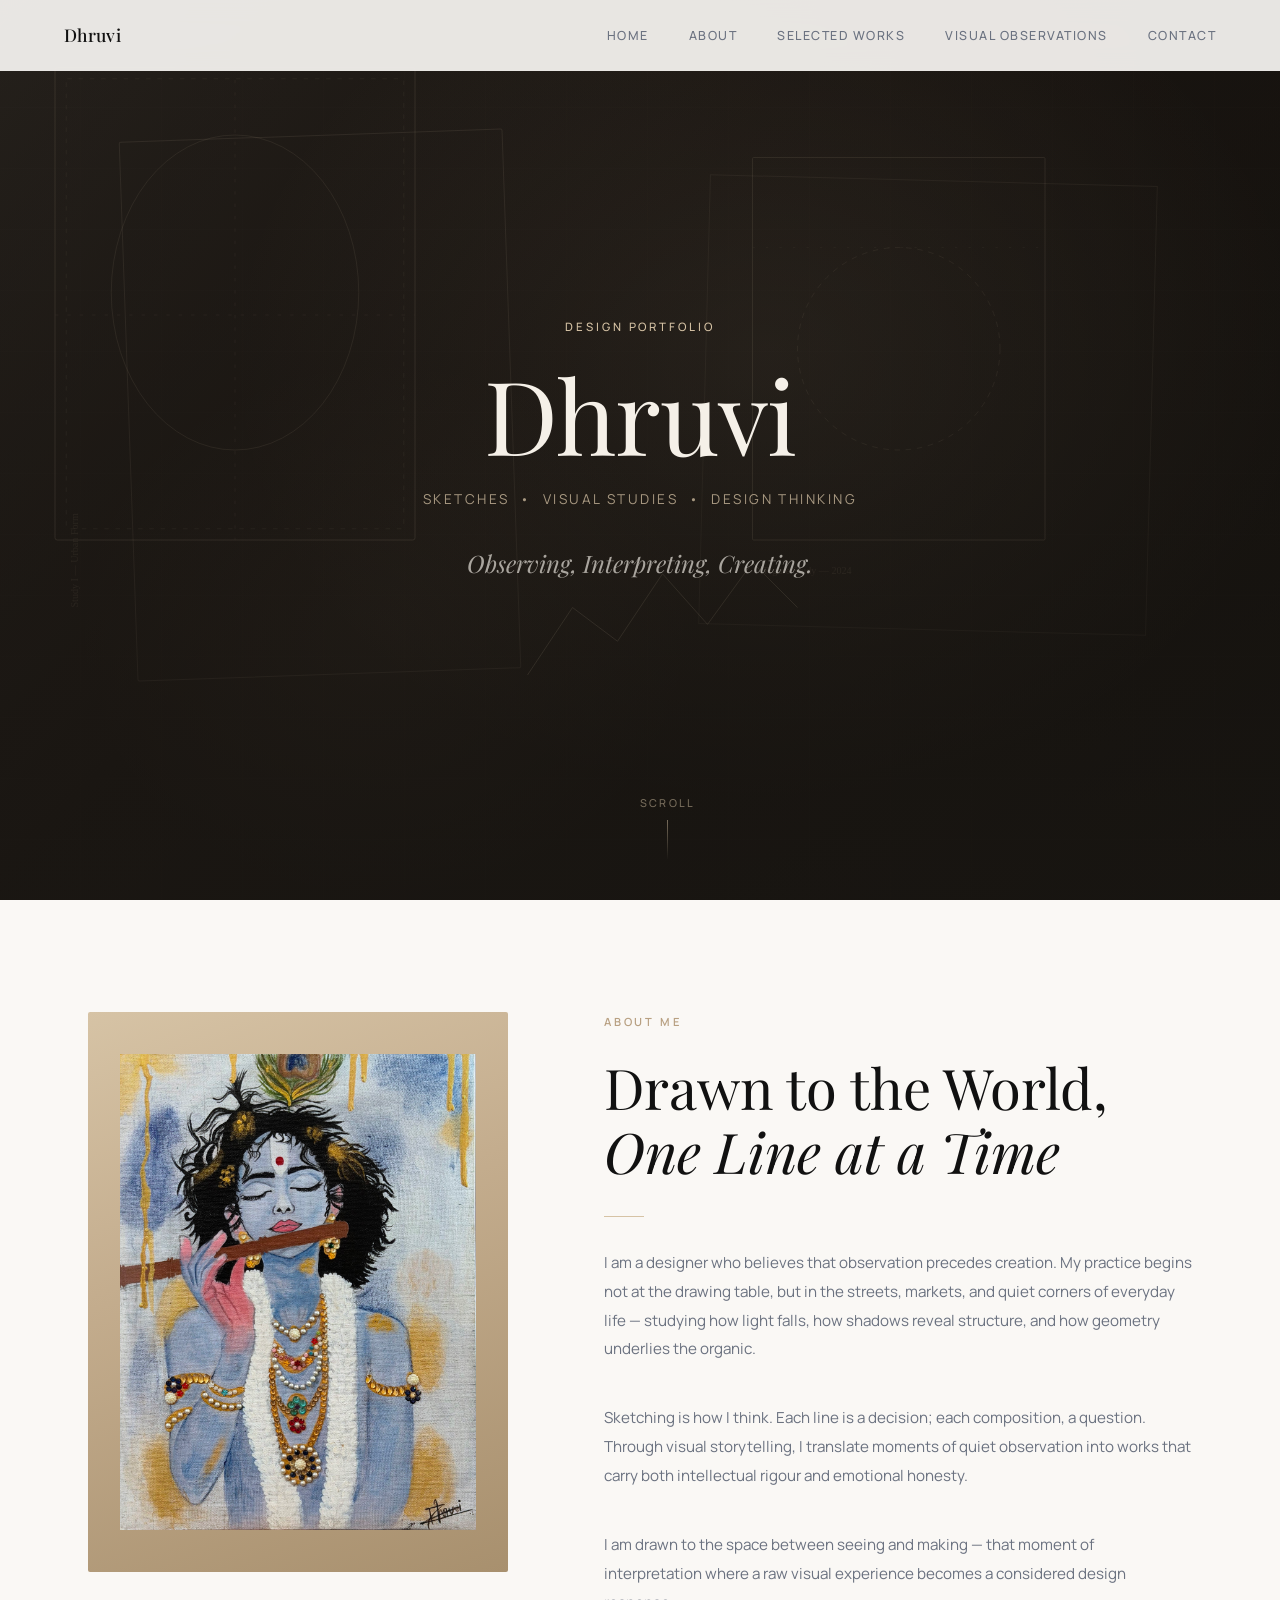
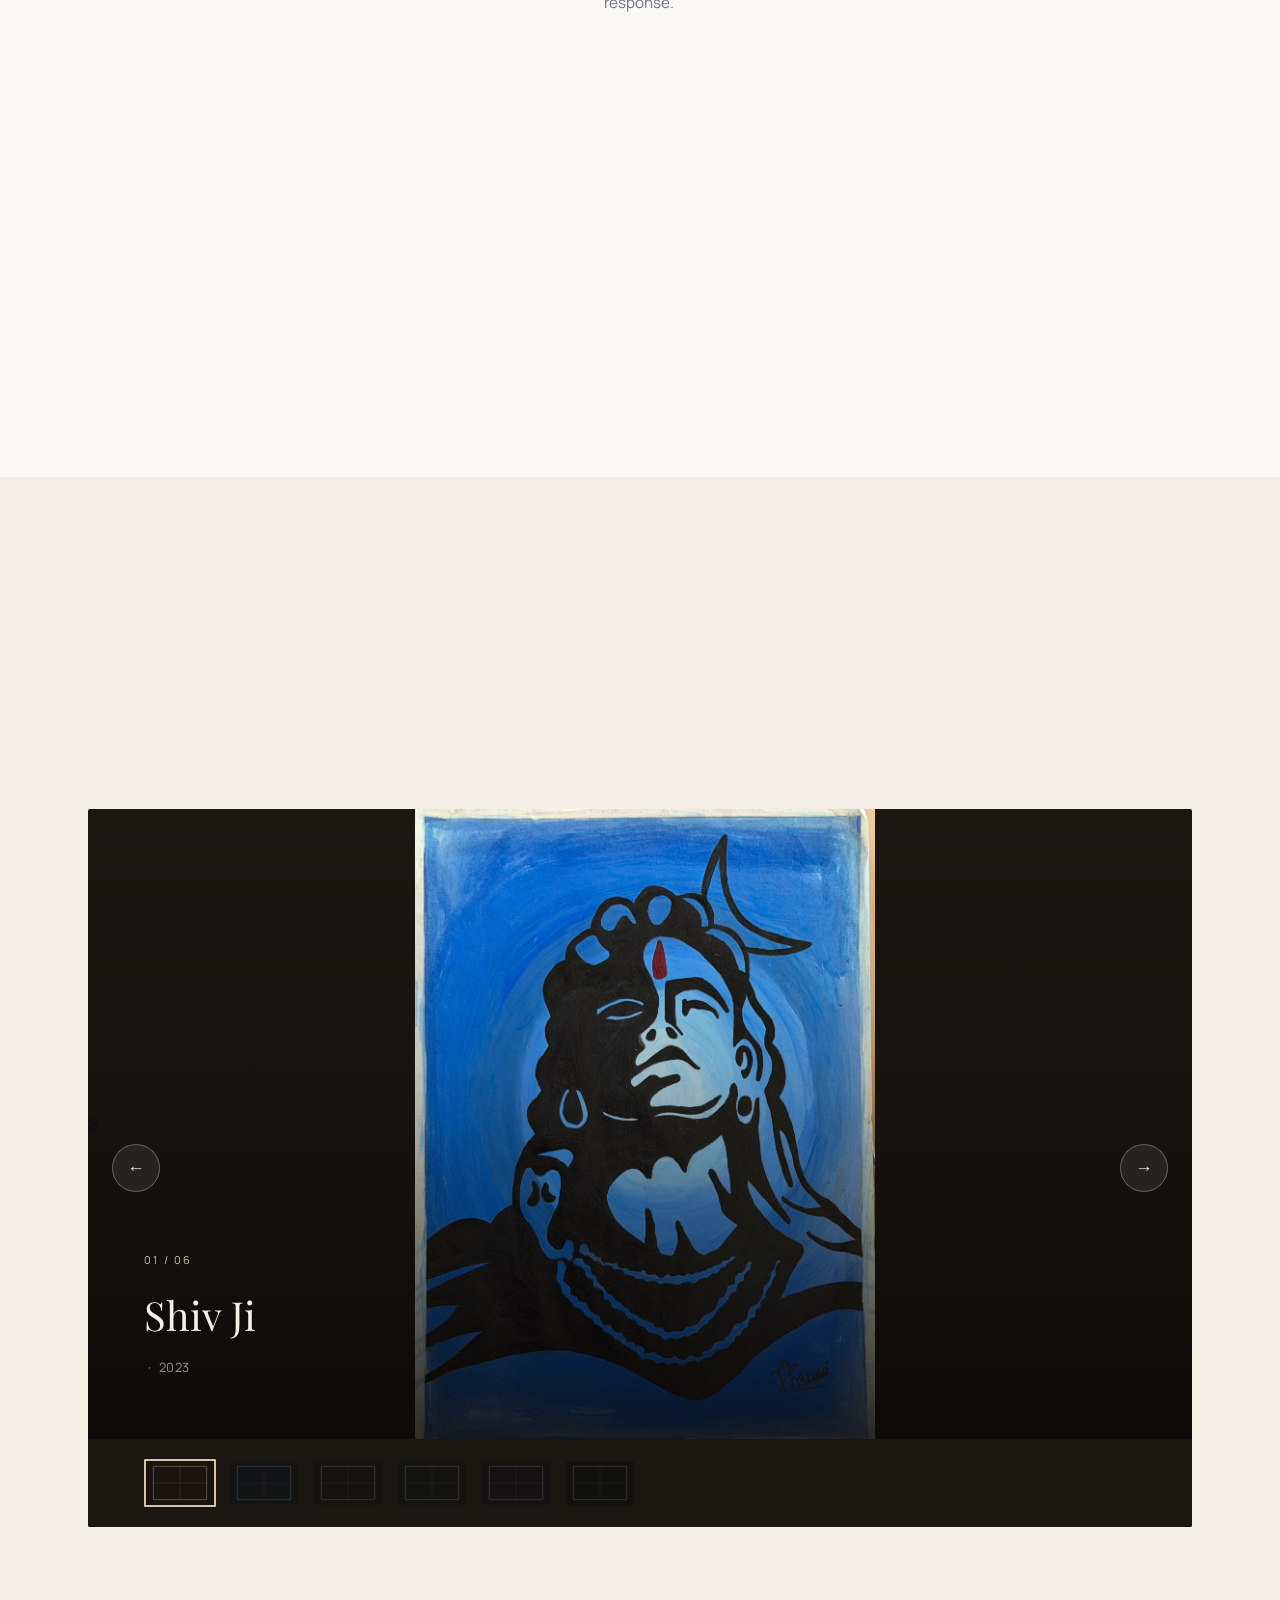
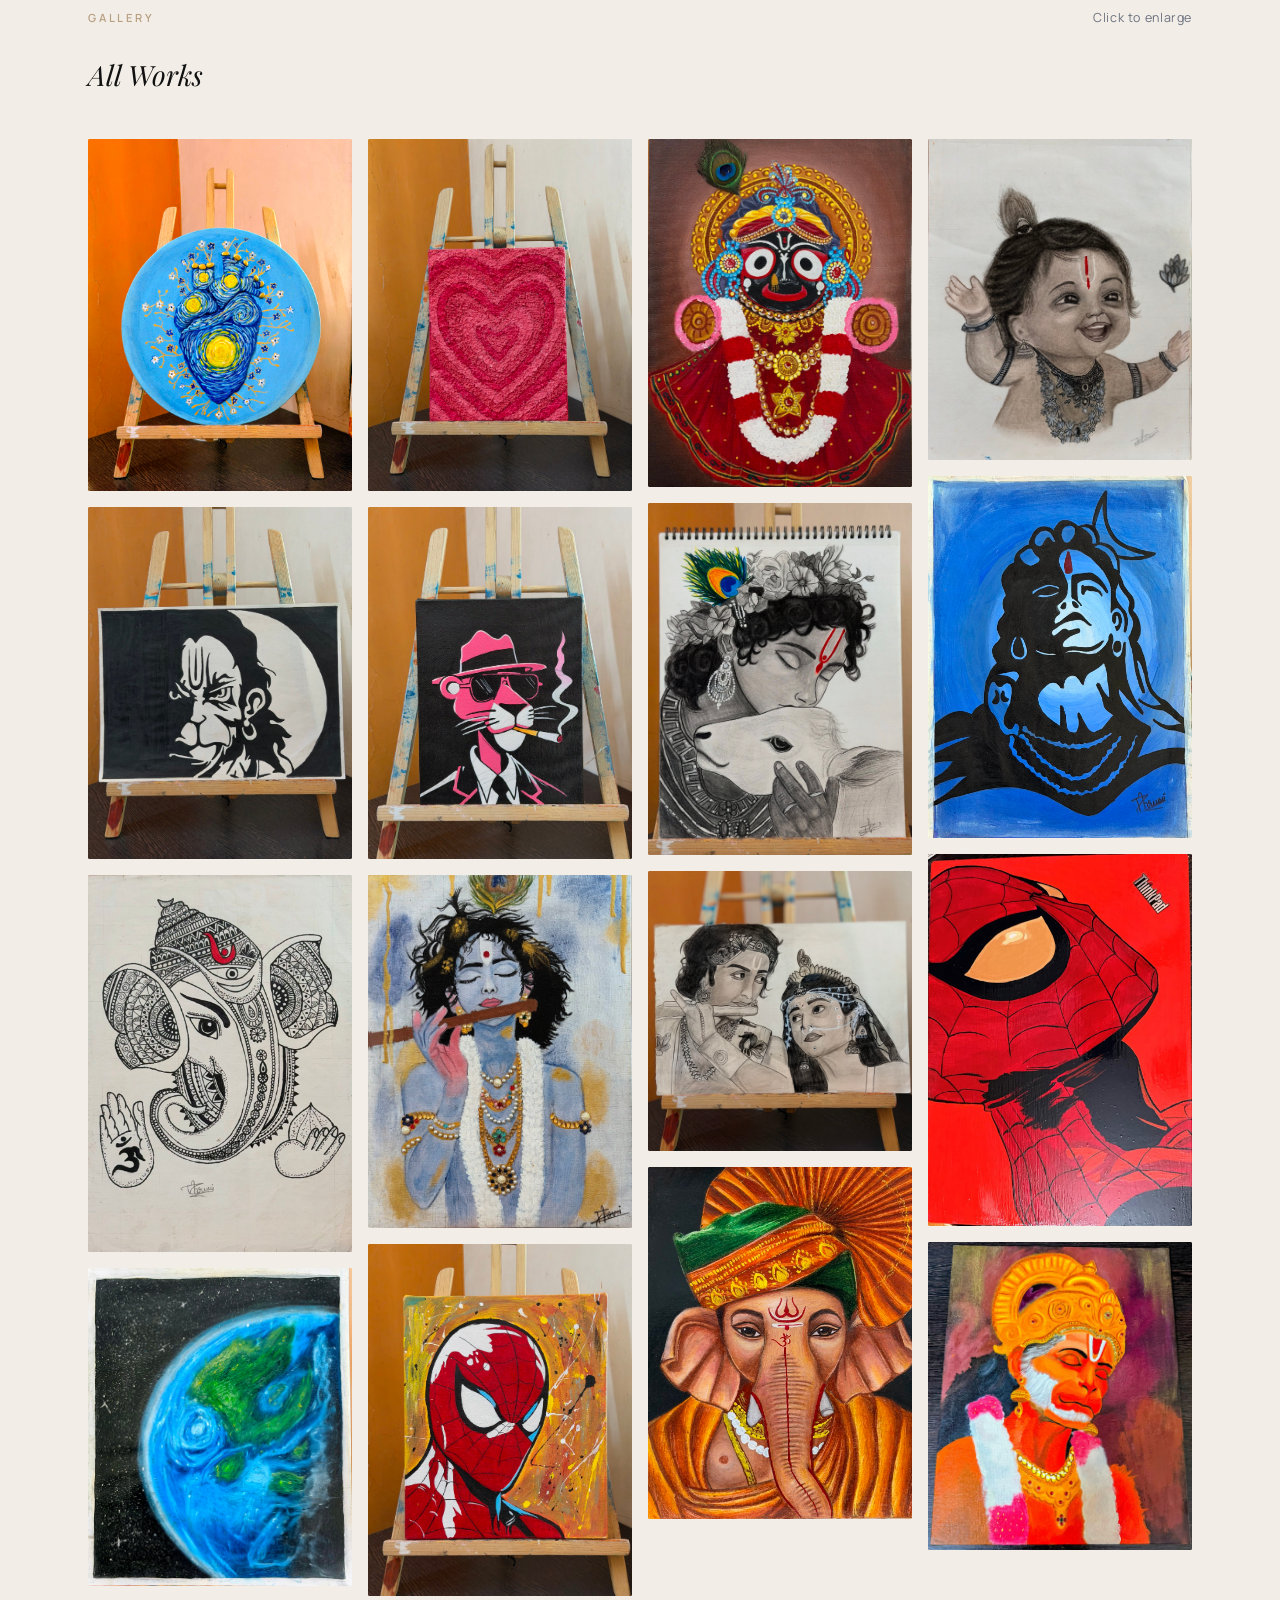
<file: index.html>
<!DOCTYPE html>
<html lang="en">
<head>
<meta charset="UTF-8">
<meta name="viewport" content="width=device-width, initial-scale=1.0">
<title>Dhruvi — Design Portfolio</title>
<link href="https://fonts.googleapis.com/css2?family=Playfair+Display:ital,wght@0,400;0,500;0,600;0,700;1,400;1,500&family=Manrope:wght@300;400;500;600&display=swap" rel="stylesheet">
<link rel="stylesheet" href="styles.css">

</head>
<body>

<!-- MOBILE MENU -->
<div class="mobile-menu" id="mobileMenu">
  <a href="#home" onclick="closeMobile()">Home</a>
  <a href="#about" onclick="closeMobile()">About</a>
  <a href="#works" onclick="closeMobile()">Selected Works</a>
  <a href="#observations" onclick="closeMobile()">Observations</a>
  <a href="#contact" onclick="closeMobile()">Contact</a>
</div>

<!-- NAV -->
<nav id="navbar">
  <a href="#home" class="nav-logo">Dhruvi</a>
  <ul class="nav-links">
    <li><a href="#home">Home</a></li>
    <li><a href="#about">About</a></li>
    <li><a href="#works">Selected Works</a></li>
    <li><a href="#observations">Visual Observations</a></li>
    <li><a href="#contact">Contact</a></li>
  </ul>
  <button class="nav-toggle" id="navToggle" aria-label="Menu">
    <span></span><span></span><span></span>
  </button>
</nav>

<!-- ══ PAGE 1: HERO ══ -->
<section id="home">
  <div class="hero-bg"></div>
  <div class="hero-sketch-overlay"></div>
  <div class="hero-img-placeholder"></div>
  <div class="hero-lines"></div>
  <div class="hero-overlay"></div>
  
  <!-- Sketch-like SVG decoration -->
  <svg style="position:absolute;inset:0;width:100%;height:100%;pointer-events:none;opacity:0.12" viewBox="0 0 1200 800" preserveAspectRatio="xMidYMid slice">
    <rect x="80" y="60" width="320" height="420" rx="2" fill="none" stroke="#D6C3A5" stroke-width="0.8"/>
    <rect x="90" y="70" width="300" height="400" rx="1" fill="none" stroke="#D6C3A5" stroke-width="0.4" stroke-dasharray="4,6"/>
    <ellipse cx="240" cy="260" rx="110" ry="140" fill="none" stroke="#D6C3A5" stroke-width="0.6"/>
    <line x1="80" y1="280" x2="400" y2="280" stroke="#D6C3A5" stroke-width="0.4" stroke-dasharray="3,8"/>
    <line x1="240" y1="60" x2="240" y2="480" stroke="#D6C3A5" stroke-width="0.4" stroke-dasharray="3,8"/>
    <rect x="700" y="140" width="260" height="340" rx="1" fill="none" stroke="#D6C3A5" stroke-width="0.7"/>
    <circle cx="830" cy="310" r="90" fill="none" stroke="#D6C3A5" stroke-width="0.5" stroke-dasharray="5,5"/>
    <line x1="700" y1="220" x2="960" y2="220" stroke="#D6C3A5" stroke-width="0.3" stroke-dasharray="2,10"/>
    <polyline points="500,600 540,540 580,570 620,510 660,555 700,500 740,540" fill="none" stroke="#D6C3A5" stroke-width="0.8"/>
    <text x="100" y="540" fill="#D6C3A5" font-size="9" font-family="serif" opacity="0.6" transform="rotate(-90 100 540)">Study I — Urban Form</text>
    <text x="710" y="510" fill="#D6C3A5" font-size="9" font-family="serif" opacity="0.6">Figure Study — 2024</text>
  </svg>

  <div class="hero-content">
    <p class="hero-eyebrow">Design Portfolio</p>
    <h1 class="hero-name">Dhruvi</h1>
    <p class="hero-subtitle">Sketches&nbsp; • &nbsp;Visual Studies&nbsp; • &nbsp;Design Thinking</p>
    <p class="hero-tagline">Observing, Interpreting, Creating.</p>
  </div>
  <a href="#about" class="hero-scroll">
    <span>Scroll</span>
    <div class="scroll-line"></div>
  </a>
</section>

<!-- ══ PAGE 2: ABOUT ══ -->
<section id="about" class="section-pad">
  <div class="section-inner">
    <div class="about-grid fade-in">
      <div class="about-img-wrap">
        <div class="about-img">
          <div class="about-img-inner">
            <!-- Replace src with actual portrait -->
            <img src="./img/img13.jpg" class="about-me-img" alt="">
          </div>
        </div>
        <div class="about-img-border"></div>
      </div>

      <div class="about-text">
        <span class="section-label">About Me</span>
        <h2 class="section-title">Drawn to the World,<br><em>One Line at a Time</em></h2>
        <div class="divider"></div>
        <p class="about-body">
          I am a designer who believes that observation precedes creation. My practice begins not at the drawing table, but in the streets, markets, and quiet corners of everyday life — studying how light falls, how shadows reveal structure, and how geometry underlies the organic.
        </p>
        <p class="about-body">
          Sketching is how I think. Each line is a decision; each composition, a question. Through visual storytelling, I translate moments of quiet observation into works that carry both intellectual rigour and emotional honesty.
        </p>
        <p class="about-body" style="margin-bottom:0">
          I am drawn to the space between seeing and making — that moment of interpretation where a raw visual experience becomes a considered design response.
        </p>
      </div>
    </div>

    <!-- Creative Values -->
    <div class="fade-in">
      <span class="section-label">Creative Values</span>
      <div class="values-grid" style="margin-top:1.5rem">
        <div class="value-card">
          <div class="value-icon">◎</div>
          <div class="value-name">Observation</div>
          <div class="value-desc">Every design begins with careful, patient looking. I train myself to see what others overlook.</div>
        </div>
        <div class="value-card">
          <div class="value-icon">◈</div>
          <div class="value-name">Detail</div>
          <div class="value-desc">Craft lives in the particulars — a deliberate line weight, a considered margin, a precise shadow.</div>
        </div>
        <div class="value-card">
          <div class="value-icon">◇</div>
          <div class="value-name">Storytelling</div>
          <div class="value-desc">Each composition carries a narrative. I believe design is how we communicate what words cannot.</div>
        </div>
        <div class="value-card">
          <div class="value-icon">◉</div>
          <div class="value-name">Exploration</div>
          <div class="value-desc">Curiosity drives my process. I resist the first answer and seek the more honest, considered one.</div>
        </div>
      </div>
    </div>
  </div>
</section>

<!-- ══ PAGE 3–4: SELECTED WORKS ══ -->
<section id="works" class="section-pad">
  <div class="section-inner">
    <div class="fade-in" style="margin-bottom:3rem">
      <span class="section-label">Selected Works</span>
      <div style="display:flex;align-items:baseline;justify-content:space-between;flex-wrap:wrap;gap:1rem">
        <h2 class="section-title" style="margin-bottom:0">An Exhibition<br><em>of Sketches</em></h2>
        <p style="font-size:0.8rem;color:var(--muted);letter-spacing:0.05em">Use arrow keys or swipe to navigate</p>
      </div>
    </div>

    <!-- CAROUSEL -->
    <div class="carousel-wrap fade-in" id="carousel">
      <div class="carousel-slides" id="carouselSlides">

        <!-- Slide 1 -->
        <div class="carousel-slide">
          <div class="slide-bg">S
            <img src="./img/img12.jpg" alt="Project 1">
          </div>
          <div class="slide-overlay"></div>
          <div class="slide-info">
            <p class="slide-num">01 / 06</p>
            <h3 class="slide-title">Shiv Ji</h3>
            <p class="slide-meta">&nbsp;·&nbsp; 2023</p>
            <p class="slide-caption"></p>
          </div>
        </div>

        <!-- Slide 2 -->
        <div class="carousel-slide">
          <div class="slide-bg">
            <img src="./img/img5.jpg" alt="Project 1">
          </div>
          <div class="slide-overlay"></div>
          <div class="slide-info">
            <p class="slide-num">02 / 06</p>
            <h3 class="slide-title">Radha & Krishna</h3>
            <p class="slide-meta">&nbsp;·&nbsp; 2022</p>
            <p class="slide-caption"></p>
          </div>
        </div>

        <!-- Slide 3 -->
        <div class="carousel-slide">
          <div class="slide-bg">
           <img src="./img/img3.jpg" alt="Project 1">
          </div>
          <div class="slide-overlay"></div>
          <div class="slide-info">
            <p class="slide-num">03 / 06</p>
            <h3 class="slide-title">Jagranath</h3>
            <p class="slide-meta">&nbsp;·&nbsp; 2026</p>
            <p class="slide-caption"></p>
          </div>
        </div>

        <!-- Slide 4 -->
        <div class="carousel-slide">
          <div class="slide-bg">
            <img src="./img/img2.jpg" alt="Project 1">
          </div>
          <div class="slide-overlay"></div>
          <div class="slide-info">
            <p class="slide-num">04 / 06</p>
            <h3 class="slide-title">Ganesha Mandala</h3>
            <p class="slide-meta">Pen & Ink with Annotations &nbsp;·&nbsp; 2023</p>
            <p class="slide-caption"></p>
          </div>
        </div>

        <!-- Slide 5 -->
        <div class="carousel-slide">
          <div class="slide-bg">
            <img src="./img/img4.jpg" alt="Project 1">
          </div>
          <div class="slide-overlay"></div>
          <div class="slide-info">
            <p class="slide-num">05 / 06</p>
            <h3 class="slide-title">Kanha</h3>
            <p class="slide-meta">Pencil on Bristol Board &nbsp;·&nbsp; 2024</p>
            <p class="slide-caption"></p>
          </div>
        </div>  

        <!-- Slide 6 -->
        <div class="carousel-slide">
          <div class="slide-bg">
            <img src="./img/img8.jpg" alt="Project 1">
          </div>
          <div class="slide-overlay"></div>
          <div class="slide-info">
            <p class="slide-num">06 / 06</p>
            <h3 class="slide-title">Vighnaharta</h3>
            <p class="slide-meta">&nbsp;·&nbsp; 2026</p>
            <p class="slide-caption"></p>
          </div>
        </div>

      </div><!-- /carousel-slides -->

      <!-- Nav buttons -->
      <div class="carousel-nav prev"><button class="carousel-btn" id="prevBtn" aria-label="Previous">←</button></div>
      <div class="carousel-nav next"><button class="carousel-btn" id="nextBtn" aria-label="Next">→</button></div>

      <!-- Thumbnails -->
      <div class="thumbnails" id="thumbnails">
        <!-- Generated by JS -->
      </div>
    </div><!-- /carousel-wrap -->

    <!-- MASONRY GALLERY -->
    <div class="fade-in">
      <div class="masonry-header">
        <div>
          <span class="section-label">Gallery</span>
          <h3 style="font-family:var(--serif);font-size:1.75rem;font-weight:400;font-style:italic">All Works</h3>
        </div>
        <p style="font-size:0.78rem;color:var(--muted);letter-spacing:0.05em">Click to enlarge</p>
      </div>

      <div class="masonry-grid" id="masonryGrid">
        <!-- Generated by JS -->
      </div>
    </div>
  </div>
</section>

<!-- ══ VISUAL OBSERVATIONS ══ -->
<section id="observations" class="section-pad">
  <div class="section-inner">
    <div class="fade-in" style="margin-bottom:1rem">
      <span class="section-label">Visual Observations</span>
      <h2 class="section-title">Studies in Form,<br><em>Light & Texture</em></h2>
      <div class="divider"></div>
      <p class="section-subtitle">These are not photographs — they are visual notes. Each image is a question asked of the world; a pattern observed, a rhythm felt, a structure revealed.</p>
    </div>
  </div>

  <div class="obs-grid fade-in" style="margin-top:4rem">
    <!-- OBS 1 -->
    <div class="obs-item">
      <div class="obs-img" style="background:linear-gradient(145deg,#2a2420,#1a1410);display:flex;align-items:center;justiwfy-content:center">
        <svg viewBox="0 0 400 500" style="width:80%;height:80%;opacity:0.45">
          <!-- Rhythm pattern: balcony repetition -->
          <rect x="40" y="50" width="80" height="60" rx="1" fill="none" stroke="#D6C3A5" stroke-width="1"/>
          <rect x="160" y="50" width="80" height="60" rx="1" fill="none" stroke="#D6C3A5" stroke-width="1"/>
          <rect x="280" y="50" width="80" height="60" rx="1" fill="none" stroke="#D6C3A5" stroke-width="1"/>
          <rect x="40" y="150" width="80" height="60" rx="1" fill="none" stroke="#D6C3A5" stroke-width="0.8"/>
          <rect x="160" y="150" width="80" height="60" rx="1" fill="none" stroke="#D6C3A5" stroke-width="0.8"/>
          <rect x="280" y="150" width="80" height="60" rx="1" fill="none" stroke="#D6C3A5" stroke-width="0.8"/>
          <rect x="40" y="250" width="80" height="60" rx="1" fill="none" stroke="#D6C3A5" stroke-width="0.6"/>
          <rect x="160" y="250" width="80" height="60" rx="1" fill="none" stroke="#D6C3A5" stroke-width="0.6"/>
          <rect x="280" y="250" width="80" height="60" rx="1" fill="none" stroke="#D6C3A5" stroke-width="0.6"/>
          <rect x="40" y="350" width="80" height="60" rx="1" fill="none" stroke="#D6C3A5" stroke-width="0.4"/>
          <rect x="160" y="350" width="80" height="60" rx="1" fill="none" stroke="#D6C3A5" stroke-width="0.4"/>
          <rect x="280" y="350" width="80" height="60" rx="1" fill="none" stroke="#D6C3A5" stroke-width="0.4"/>
        </svg>
      </div>
      <div class="obs-overlay"></div>
      <div class="obs-text">
        <h4 class="obs-title">Rhythm in Repetition</h4>
        <p class="obs-note">The repeating geometry of balconies revealed patterns that later influenced perspective studies in the Urban Form series.</p>
      </div>
    </div>

    <!-- OBS 2 -->
    <div class="obs-item">
      <div class="obs-img" style="background:linear-gradient(145deg,#101820,#080e18);display:flex;align-items:center;justify-content:center">
        <svg viewBox="0 0 400 500" style="width:80%;height:80%;opacity:0.45">
          <!-- light through water/glass pattern -->
          <circle cx="200" cy="200" r="140" fill="none" stroke="#A8C4D4" stroke-width="1"/>
          <circle cx="200" cy="200" r="100" fill="none" stroke="#A8C4D4" stroke-width="0.7"/>
          <circle cx="200" cy="200" r="60" fill="none" stroke="#A8C4D4" stroke-width="0.5"/>
          <!-- light rays -->
          <line x1="200" y1="60" x2="200" y2="340" stroke="#A8C4D4" stroke-width="0.4" opacity="0.3"/>
          <line x1="101" y1="101" x2="299" y2="299" stroke="#A8C4D4" stroke-width="0.4" opacity="0.3"/>
          <line x1="60" y1="200" x2="340" y2="200" stroke="#A8C4D4" stroke-width="0.4" opacity="0.3"/>
          <line x1="101" y1="299" x2="299" y2="101" stroke="#A8C4D4" stroke-width="0.4" opacity="0.3"/>
          <!-- shimmer dots -->
          <circle cx="160" cy="160" r="3" fill="#A8C4D4" opacity="0.4"/>
          <circle cx="240" cy="150" r="2" fill="#A8C4D4" opacity="0.35"/>
          <circle cx="180" cy="250" r="2.5" fill="#A8C4D4" opacity="0.3"/>
          <circle cx="230" cy="240" r="2" fill="#A8C4D4" opacity="0.35"/>
        </svg>
      </div>
      <div class="obs-overlay"></div>
      <div class="obs-text">
        <h4 class="obs-title">Light Through Water</h4>
        <p class="obs-note">Caustic patterns formed by light refracting through glass. A study in how indirect illumination creates movement and depth on flat surfaces.</p>
      </div>
    </div>

    <!-- OBS 3 -->
    <div class="obs-item">
      <div class="obs-img" style="background:linear-gradient(145deg,#1a1410,#120e08);display:flex;align-items:center;justify-content:center">
        <svg viewBox="0 0 400 500" style="width:80%;height:80%;opacity:0.45">
          <!-- bark texture / organic pattern -->
          <path d="M80,100 Q90,200 85,300 Q82,400 88,450" fill="none" stroke="#C8A870" stroke-width="2"/>
          <path d="M140,80 Q148,180 144,280 Q140,380 145,450" fill="none" stroke="#C8A870" stroke-width="1.8"/>
          <path d="M200,70 Q206,170 202,270 Q198,370 204,450" fill="none" stroke="#C8A870" stroke-width="1.6"/>
          <path d="M260,80 Q265,180 261,280 Q258,380 263,450" fill="none" stroke="#C8A870" stroke-width="1.4"/>
          <path d="M320,100 Q323,200 320,300 Q318,400 322,450" fill="none" stroke="#C8A870" stroke-width="1.2"/>
          <!-- horizontal texture marks -->
          <path d="M80,150 Q110,145 140,148" fill="none" stroke="#C8A870" stroke-width="0.5" opacity="0.4"/>
          <path d="M140,220 Q170,218 200,221" fill="none" stroke="#C8A870" stroke-width="0.5" opacity="0.4"/>
          <path d="M200,180 Q230,177 260,180" fill="none" stroke="#C8A870" stroke-width="0.5" opacity="0.4"/>
          <path d="M260,250 Q290,248 320,251" fill="none" stroke="#C8A870" stroke-width="0.5" opacity="0.4"/>
          <path d="M85,310 Q115,308 145,311" fill="none" stroke="#C8A870" stroke-width="0.4" opacity="0.35"/>
          <path d="M145,370 Q175,368 205,371" fill="none" stroke="#C8A870" stroke-width="0.4" opacity="0.35"/>
        </svg>
      </div>
      <div class="obs-overlay"></div>
      <div class="obs-text">
        <h4 class="obs-title">Texture as Language</h4>
        <p class="obs-note">Tree bark observed as a record of time — growth, stress, and adaptation written in vertical and horizontal marks. Surface as autobiography.</p>
      </div>
    </div>

    <!-- OBS 4 -->
    <div class="obs-item">
      <div class="obs-img" style="background:linear-gradient(145deg,#0e1820,#060e14);display:flex;align-items:center;justify-content:center">
        <svg viewBox="0 0 400 500" style="width:80%;height:80%;opacity:0.45">
          <!-- shadow study - geometric shadow cast -->
          <rect x="120" y="60" width="160" height="200" rx="1" fill="none" stroke="#8AA8C4" stroke-width="1.2"/>
          <!-- cast shadow as parallelogram -->
          <polygon points="120,260 280,260 380,420 220,420" fill="none" stroke="#8AA8C4" stroke-width="1" opacity="0.5"/>
          <!-- shadow gradient lines -->
          <line x1="140" y1="260" x2="240" y2="420" stroke="#8AA8C4" stroke-width="0.4" opacity="0.3"/>
          <line x1="180" y1="260" x2="280" y2="420" stroke="#8AA8C4" stroke-width="0.4" opacity="0.3"/>
          <line x1="220" y1="260" x2="320" y2="420" stroke="#8AA8C4" stroke-width="0.4" opacity="0.3"/>
          <line x1="260" y1="260" x2="360" y2="420" stroke="#8AA8C4" stroke-width="0.4" opacity="0.3"/>
          <!-- sun marker -->
          <circle cx="340" cy="50" r="15" fill="none" stroke="#8AA8C4" stroke-width="0.8" opacity="0.4"/>
          <line x1="355" y1="50" x2="280" y2="60" stroke="#8AA8C4" stroke-width="0.5" stroke-dasharray="3,5" opacity="0.3"/>
        </svg>
      </div>
      <div class="obs-overlay"></div>
      <div class="obs-text">
        <h4 class="obs-title">Shadows as Form</h4>
        <p class="obs-note">The cast shadow of a simple building block revealed how light constructs secondary compositions on the ground — geometry answering geometry.</p>
      </div>
    </div>

    <!-- OBS 5 -->
    <div class="obs-item">
      <div class="obs-img" style="background:linear-gradient(145deg,#0e180e,#060e06);display:flex;align-items:center;justify-content:center">
        <svg viewBox="0 0 400 500" style="width:80%;height:80%;opacity:0.45">
          <!-- leaf venation pattern -->
          <ellipse cx="200" cy="250" rx="120" ry="180" fill="none" stroke="#90B890" stroke-width="1.4"/>
          <!-- main vein -->
          <line x1="200" y1="70" x2="200" y2="430" stroke="#90B890" stroke-width="1.2"/>
          <!-- secondary veins - left -->
          <path d="M200,150 Q165,155 140,170" fill="none" stroke="#90B890" stroke-width="0.8"/>
          <path d="M200,190 Q160,195 130,215" fill="none" stroke="#90B890" stroke-width="0.7"/>
          <path d="M200,230 Q158,235 126,258" fill="none" stroke="#90B890" stroke-width="0.7"/>
          <path d="M200,270 Q160,273 132,292" fill="none" stroke="#90B890" stroke-width="0.6"/>
          <path d="M200,310 Q163,312 142,327" fill="none" stroke="#90B890" stroke-width="0.6"/>
          <!-- secondary veins - right -->
          <path d="M200,150 Q235,155 260,170" fill="none" stroke="#90B890" stroke-width="0.8"/>
          <path d="M200,190 Q240,195 270,215" fill="none" stroke="#90B890" stroke-width="0.7"/>
          <path d="M200,230 Q242,235 274,258" fill="none" stroke="#90B890" stroke-width="0.7"/>
          <path d="M200,270 Q240,273 268,292" fill="none" stroke="#90B890" stroke-width="0.6"/>
          <path d="M200,310 Q237,312 258,327" fill="none" stroke="#90B890" stroke-width="0.6"/>
        </svg>
      </div>
      <div class="obs-overlay"></div>
      <div class="obs-text">
        <h4 class="obs-title">The Logic of Growth</h4>
        <p class="obs-note">Leaf venation as information architecture. The branching pattern distributes resources efficiently — a structural logic that mirrors network design principles.</p>
      </div>
    </div>

    <!-- OBS 6 -->
    <div class="obs-item">
      <div class="obs-img" style="background:linear-gradient(145deg,#1a1218,#100a10);display:flex;align-items:center;justify-content:center">
        <svg viewBox="0 0 400 500" style="width:80%;height:80%;opacity:0.45">
          <!-- staircase composition - rhythm of steps -->
          <path d="M50,400 L50,340 L110,340 L110,280 L170,280 L170,220 L230,220 L230,160 L290,160 L290,100 L350,100 L350,400 Z" fill="none" stroke="#C4A8C4" stroke-width="1.4"/>
          <!-- depth lines -->
          <path d="M50,340 L80,310 L110,310" fill="none" stroke="#C4A8C4" stroke-width="0.7" opacity="0.4"/>
          <path d="M110,280 L140,250 L170,250" fill="none" stroke="#C4A8C4" stroke-width="0.7" opacity="0.4"/>
          <path d="M170,220 L200,190 L230,190" fill="none" stroke="#C4A8C4" stroke-width="0.7" opacity="0.4"/>
          <path d="M230,160 L260,130 L290,130" fill="none" stroke="#C4A8C4" stroke-width="0.7" opacity="0.4"/>
          <!-- cast shadows -->
          <line x1="110" y1="340" x2="110" y2="360" stroke="#C4A8C4" stroke-width="2" opacity="0.35"/>
          <line x1="170" y1="280" x2="170" y2="300" stroke="#C4A8C4" stroke-width="2" opacity="0.35"/>
          <line x1="230" y1="220" x2="230" y2="240" stroke="#C4A8C4" stroke-width="2" opacity="0.35"/>
          <line x1="290" y1="160" x2="290" y2="180" stroke="#C4A8C4" stroke-width="2" opacity="0.35"/>
        </svg>
      </div>
      <div class="obs-overlay"></div>
      <div class="obs-text">
        <h4 class="obs-title">Ascending Order</h4>
        <p class="obs-note">A staircase as typographic rhythm — regular intervals ascending, each step a beat, the whole a composition of controlled repetition and implied motion.</p>
      </div>
    </div>

  </div>
</section>


<!-- ══ CONTACT ══ -->
<section id="contact">
  <div class="contact-inner">
    <h2 class="contact-thank fade-in">Thank<br><em>You</em></h2>
    <p class="contact-sub fade-in">Thank you for taking the time to review this portfolio. Every line here was made with intention — I hope it communicates not just skill, but a way of seeing.</p>

    <div class="contact-grid fade-in">
      <div class="contact-item">
        <p class="contact-label">Name</p>
        <p class="contact-value">Dhruvi Patel</p>
      </div>
      <div class="contact-divider"></div>
      <div class="contact-item">
        <p class="contact-label">Email</p>
        <p class="contact-value"><a href="mailto:Dhruvi@email.com">dhruvi.patel1488@gmail.com</a></p>
      </div>
      <div class="contact-divider"></div>
      <div class="contact-item">
        <p class="contact-label">Phone</p>
        <p class="contact-value">+91 96620 30433</p>
      </div>
      <div class="contact-divider"></div>
      <div class="contact-item">
        <p class="contact-label">Instagram</p>
        <p class="contact-value"><a href="https://www.instagram.com/dhruviii_1408?igsh=bHowNmJibGtoMnV5" target="_blank">@dhruviii_1408</a></p>
      </div>
      <div class="contact-divider"></div>
      <div class="contact-item">
        <p class="contact-label">LinkedIn</p>
        <p class="contact-value"><a href="https://www.linkedin.com/in/dhruvi-patel-714169416?utm_source=share_via&utm_content=profile&utm_medium=member_ios" target="_blank">linkedin.com/in/Dhruvi</a></p>
      </div>
    </div>

    <!-- QR Code Placeholder -->
    <!-- QR Code -->
<div class="fade-in" style="display:flex;flex-direction:column;align-items:center;gap:1rem;margin-bottom:3rem">
  <div style="
    background:#ffffff;
    padding:16px;
    border-radius:6px;
    border:1px solid rgba(214,195,165,0.35);
    box-shadow:0 0 0 4px rgba(214,195,165,0.08), 0 8px 32px rgba(0,0,0,0.45);
    display:inline-flex;
    align-items:center;
    justify-content:center;
  ">
    <img
      src="./img/Qr code.png"
      alt="QR Code — Scan for PDF Portfolio"
      style="width:160px;height:160px;display:block;border-radius:2px;object-fit:contain;"
    >
  </div>
  <p style="font-size:0.65rem;letter-spacing:0.2em;text-transform:uppercase;color:rgba(214,195,165,0.45);margin:0">
    Scan for PDF Portfolio
  </p>
</div>

    <div class="contact-footer fade-in">
      <p>Made With Love ❤️ By <a style="text-decoration: none;color: #D6C3A5; font-style: italic;" href="https://nikhil-nirmal.netlify.app/" target="_blank">Nikhil</a></p>
    </div>
  </div>
</section>

<!-- LIGHTBOX -->
<div class="lightbox" id="lightbox" role="dialog" aria-modal="true" aria-label="Artwork viewer">
  <div class="lightbox-inner">
    <button class="lightbox-close" id="lightboxClose" aria-label="Close">✕</button>
    <div id="lightboxContent"></div>
    <p class="lightbox-caption" id="lightboxCaption"></p>
  </div>
</div>

<script>
// ── NAV SCROLL ──
const navbar = document.getElementById('navbar');
window.addEventListener('scroll', () => {
  navbar.classList.toggle('scrolled', window.scrollY > 40);
}, { passive: true });

// ── MOBILE MENU ──
const navToggle = document.getElementById('navToggle');
const mobileMenu = document.getElementById('mobileMenu');
navToggle.addEventListener('click', () => { mobileMenu.classList.toggle('open'); });
function closeMobile() { mobileMenu.classList.remove('open'); }

// ── CAROUSEL DATA ──
const carouselData = [
  { title: 'Figure Study I', medium: 'Graphite on Cartridge Paper', year: '2024', color: '#1a1410' },
  { title: 'Urban Perspectives', medium: 'Ink on Watercolour Paper', year: '2024', color: '#0e1218' },
  { title: 'Still Life Study', medium: 'Charcoal on Acid-Free Paper', year: '2023', color: '#12100d' },
  { title: 'Botanical Study', medium: 'Pen & Ink with Annotations', year: '2024', color: '#0d1210' },
  { title: 'Portrait Construction', medium: 'Pencil on Bristol Board', year: '2024', color: '#100e14' },
  { title: 'Landscape Study', medium: 'Mixed Media', year: '2023', color: '#0a0e0c' },
];

// ── CAROUSEL LOGIC ──
let currentSlide = 0;
const slides = document.getElementById('carouselSlides');
const thumbContainer = document.getElementById('thumbnails');
const totalSlides = carouselData.length;

// Build thumbnails
carouselData.forEach((d, i) => {
  const t = document.createElement('div');
  t.className = 'thumb' + (i === 0 ? ' active' : '');
  t.innerHTML = `<div class="thumb-inner" style="background:${d.color};display:flex;align-items:center;justify-content:center"><svg viewBox="0 0 72 48" style="width:60px;height:40px"><rect x="4" y="4" width="64" height="40" rx="1" fill="none" stroke="#D6C3A5" stroke-width="0.8" opacity="0.5"/><line x1="36" y1="4" x2="36" y2="44" stroke="#D6C3A5" stroke-width="0.4" opacity="0.3"/><line x1="4" y1="24" x2="68" y2="24" stroke="#D6C3A5" stroke-width="0.4" opacity="0.3"/></svg></div>`;
  t.addEventListener('click', () => goTo(i));
  thumbContainer.appendChild(t);
});

function goTo(n) {
  currentSlide = (n + totalSlides) % totalSlides;
  slides.style.transform = `translateX(-${currentSlide * 100}%)`;
  thumbContainer.querySelectorAll('.thumb').forEach((t, i) => t.classList.toggle('active', i === currentSlide));
}

document.getElementById('prevBtn').addEventListener('click', () => goTo(currentSlide - 1));
document.getElementById('nextBtn').addEventListener('click', () => goTo(currentSlide + 1));

// Keyboard nav
document.addEventListener('keydown', e => {
  if (e.key === 'ArrowLeft') goTo(currentSlide - 1);
  if (e.key === 'ArrowRight') goTo(currentSlide + 1);
  if (e.key === 'Escape') closeLightbox();
});

// Touch swipe
let touchStartX = 0;
const carouselEl = document.getElementById('carousel');
carouselEl.addEventListener('touchstart', e => { touchStartX = e.changedTouches[0].screenX; }, { passive: true });
carouselEl.addEventListener('touchend', e => {
  const dx = e.changedTouches[0].screenX - touchStartX;
  if (Math.abs(dx) > 50) goTo(dx < 0 ? currentSlide + 1 : currentSlide - 1);
}, { passive: true });

// ── MASONRY GALLERY ──
const masonryGrid = document.getElementById('masonryGrid');
const galleryItems = [
  { src: './img/img9.jpg',  name: 'Starry Heart',        medium: 'Acrylic on Round Canvas', year: 2026 },
  { src: './img/img1.jpg',  name: 'Hanuman Study',       medium: 'Acrylic on Canvas',       year: 2025 },
  { src: './img/img2.jpg',  name: 'Ganesha Mandala',     medium: 'Pen & Ink, Zentangle',    year: 2023 },
  { src: './img/img7.jpg',  name: 'Earth from Above',    medium: 'Oil Pastel on Paper',     year: 2023 },
  { src: './img/img14.jpg', name: 'Textured Heart',      medium: 'Acrylic, Mixed Media',    year: 2026 },
  { src: './img/img6.jpg',  name: 'Pink Panther',            medium: 'Acrylic on Canvas',       year: 2026 },
  { src: './img/img13.jpg', name: 'Krishna with Flute',  medium: 'Mixed Media on Canvas',   year: 2025 },
  { src: './img/img10.jpg', name: 'Spider-Man',          medium: 'Acrylic on Canvas',       year: 2026 },
  { src: './img/img3.jpg', name: 'Jagrnath',          medium: 'Acrylic on Canvas',       year: 2026 },
  { src: './img/img4.jpg', name: 'Kanha',          medium: 'Acrylic on Canvas',       year: 2024 },
  { src: './img/img5.jpg', name: 'Radhna & Krishna',          medium: 'Acrylic on Canvas',       year: 2022 },
  { src: './img/img8.jpg', name: 'Vighnaharta',          medium: 'Acrylic on Canvas',       year: 2026 },
  { src: './img/img11.jpg', name: 'Little Kanha',          medium: 'Acrylic on Canvas',       year: 2024 },
  { src: './img/img12.jpg', name: 'Shiv Ji',          medium: 'Acrylic on Canvas',       year: 2023 },
  { src: './img/img15.png', name: 'Spider-Man Painted on a Laptop',          medium: 'Acrylic on Laptop',       year: 2026 },
  { src: './img/img16.png', name: 'Hanuman Ji',          medium: 'Acrylic on Canvas',       year: 2026 },
];

galleryItems.forEach((item, i) => {
  const el = document.createElement('div');
  el.className = 'masonry-item';
  el.innerHTML = `
    <div class="masonry-item-inner">
      <img class="masonry-placeholder" src="${item.src}" alt="${item.name}" style="width:100%;height:auto;display:block;border-radius:1px">
      <div class="masonry-hover"><span class="masonry-hover-text">${item.name}</span></div>
    </div>
  `;
  el.addEventListener('click', () => openLightbox(item, item.name, i));
  masonryGrid.appendChild(el);
});

// ── LIGHTBOX ──
function openLightbox(item, name, i) {
  const lb = document.getElementById('lightbox');
  document.getElementById('lightboxCaption').textContent = name + ' — ' + item.medium + ', ' + item.year;
  document.getElementById('lightboxContent').innerHTML = `
    <div style="width:min(85vw,700px);max-height:80vh;display:flex;align-items:center;justify-content:center">
      <img src="${item.src}" alt="${name}" style="max-width:100%;max-height:80vh;border-radius:2px;object-fit:contain">
    </div>
  `;
  lb.classList.add('open');
  document.body.style.overflow = 'hidden';
}

function closeLightbox() {
  document.getElementById('lightbox').classList.remove('open');
  document.body.style.overflow = '';
}

document.getElementById('lightboxClose').addEventListener('click', closeLightbox);
document.getElementById('lightbox').addEventListener('click', e => { if (e.target === e.currentTarget) closeLightbox(); });

// ── FADE IN OBSERVER ──
const observer = new IntersectionObserver((entries) => {
  entries.forEach(entry => {
    if (entry.isIntersecting) {
      entry.target.classList.add('visible');
      observer.unobserve(entry.target);
    }
  });
}, { threshold: 0.08, rootMargin: '0px 0px -40px 0px' });

document.querySelectorAll('.fade-in').forEach(el => observer.observe(el));
</script>

</body>
</html>
</file>
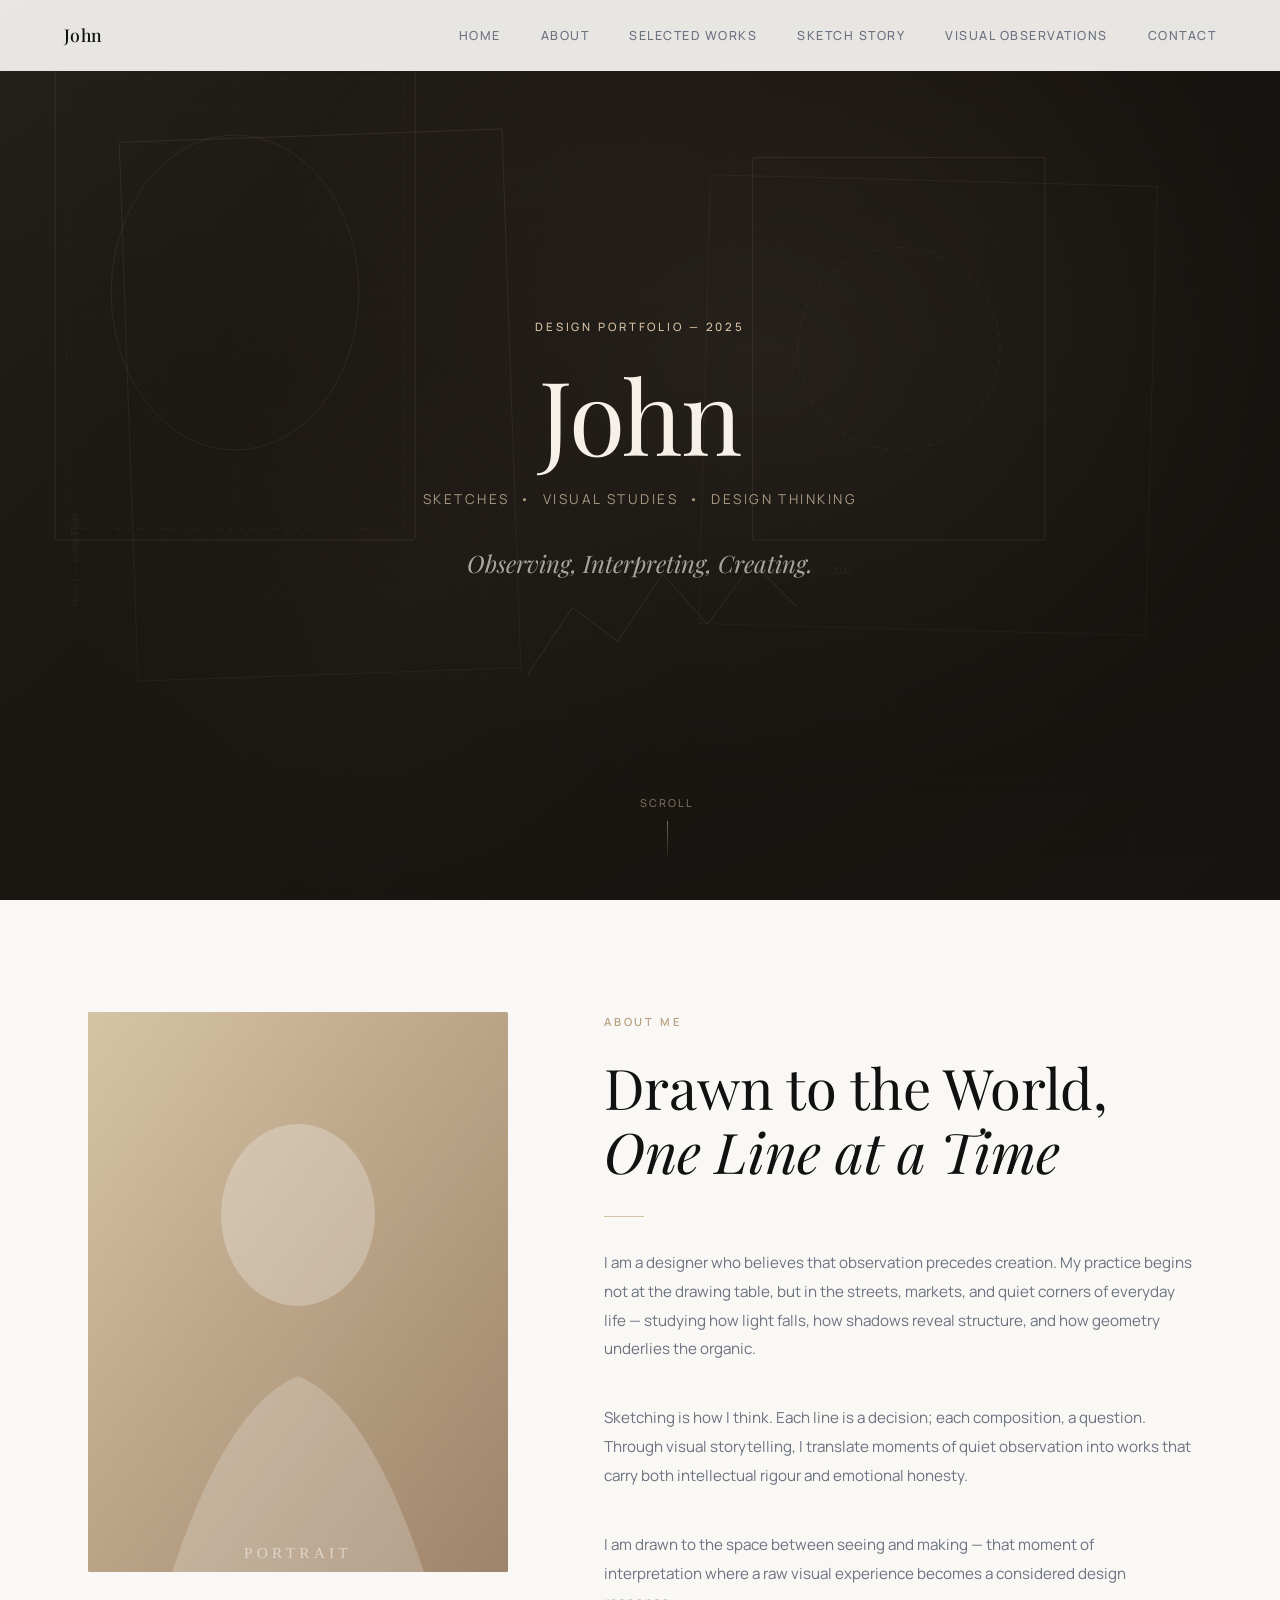
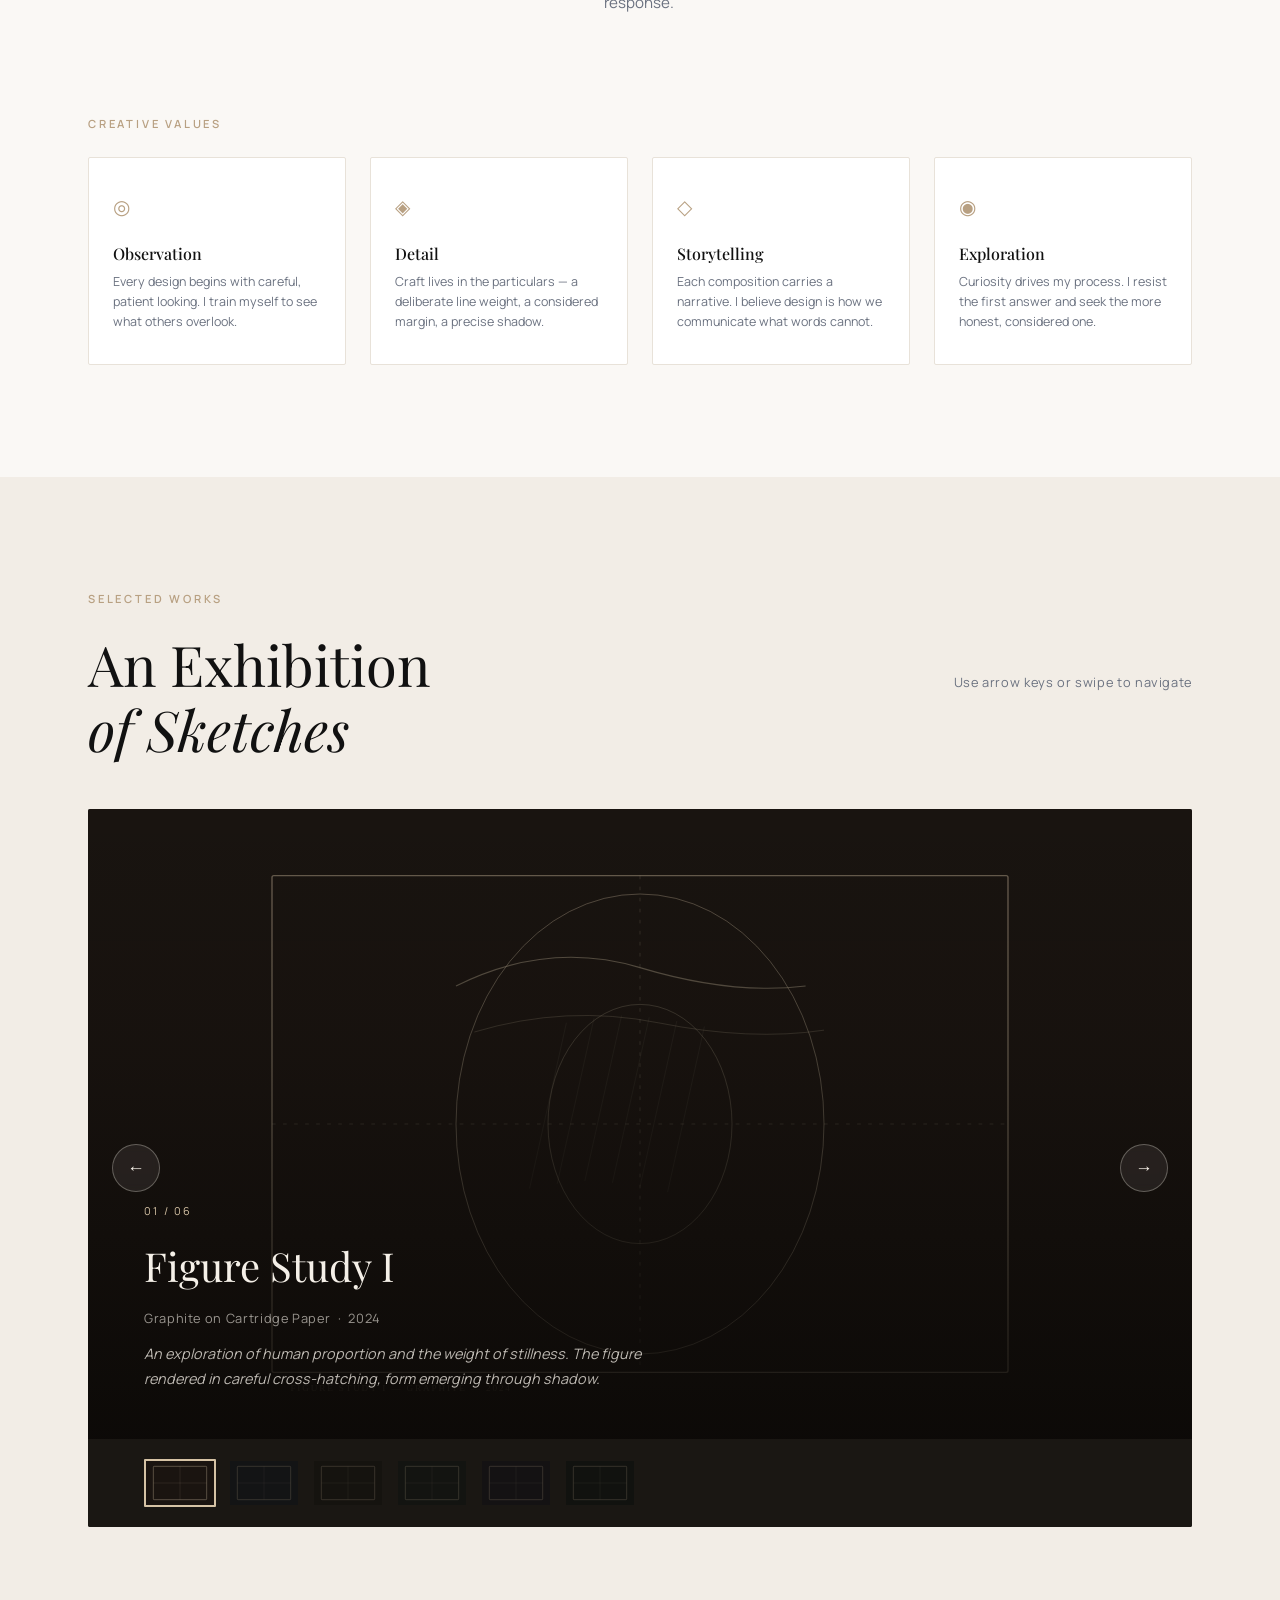
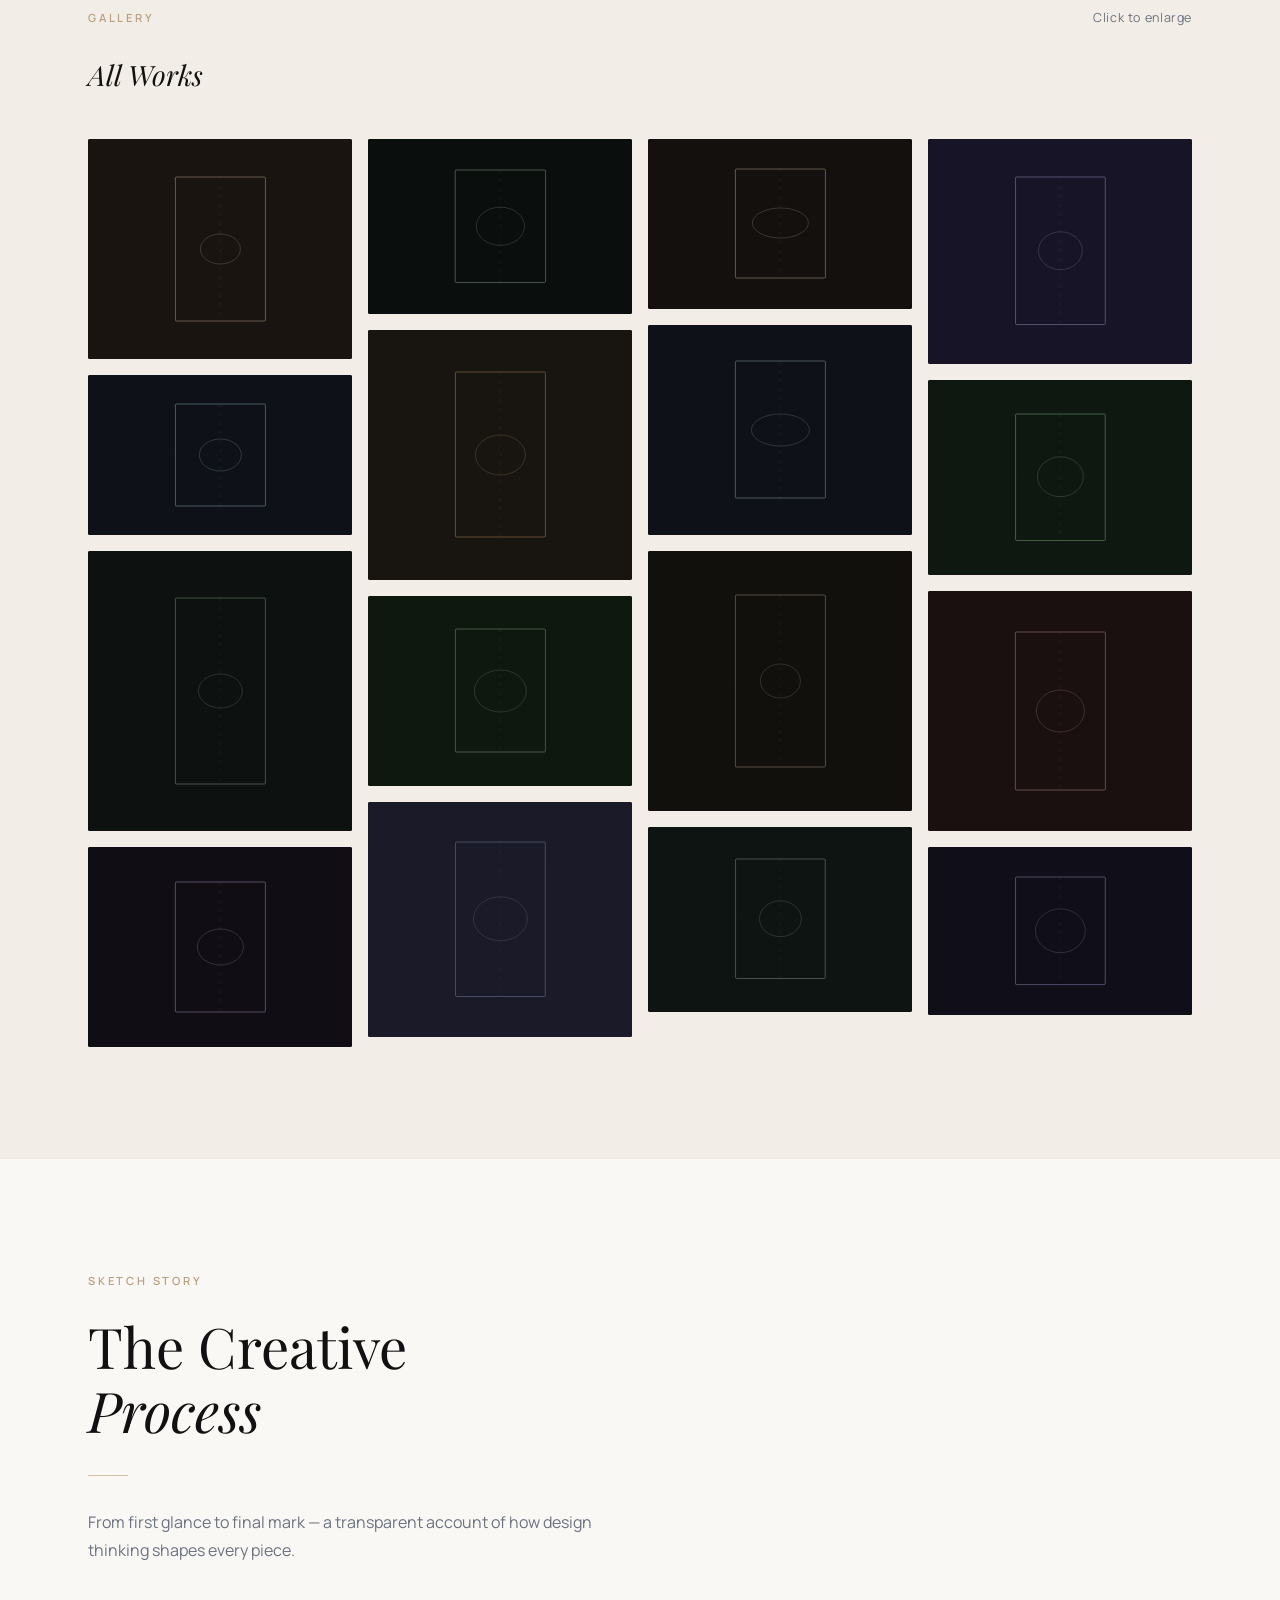
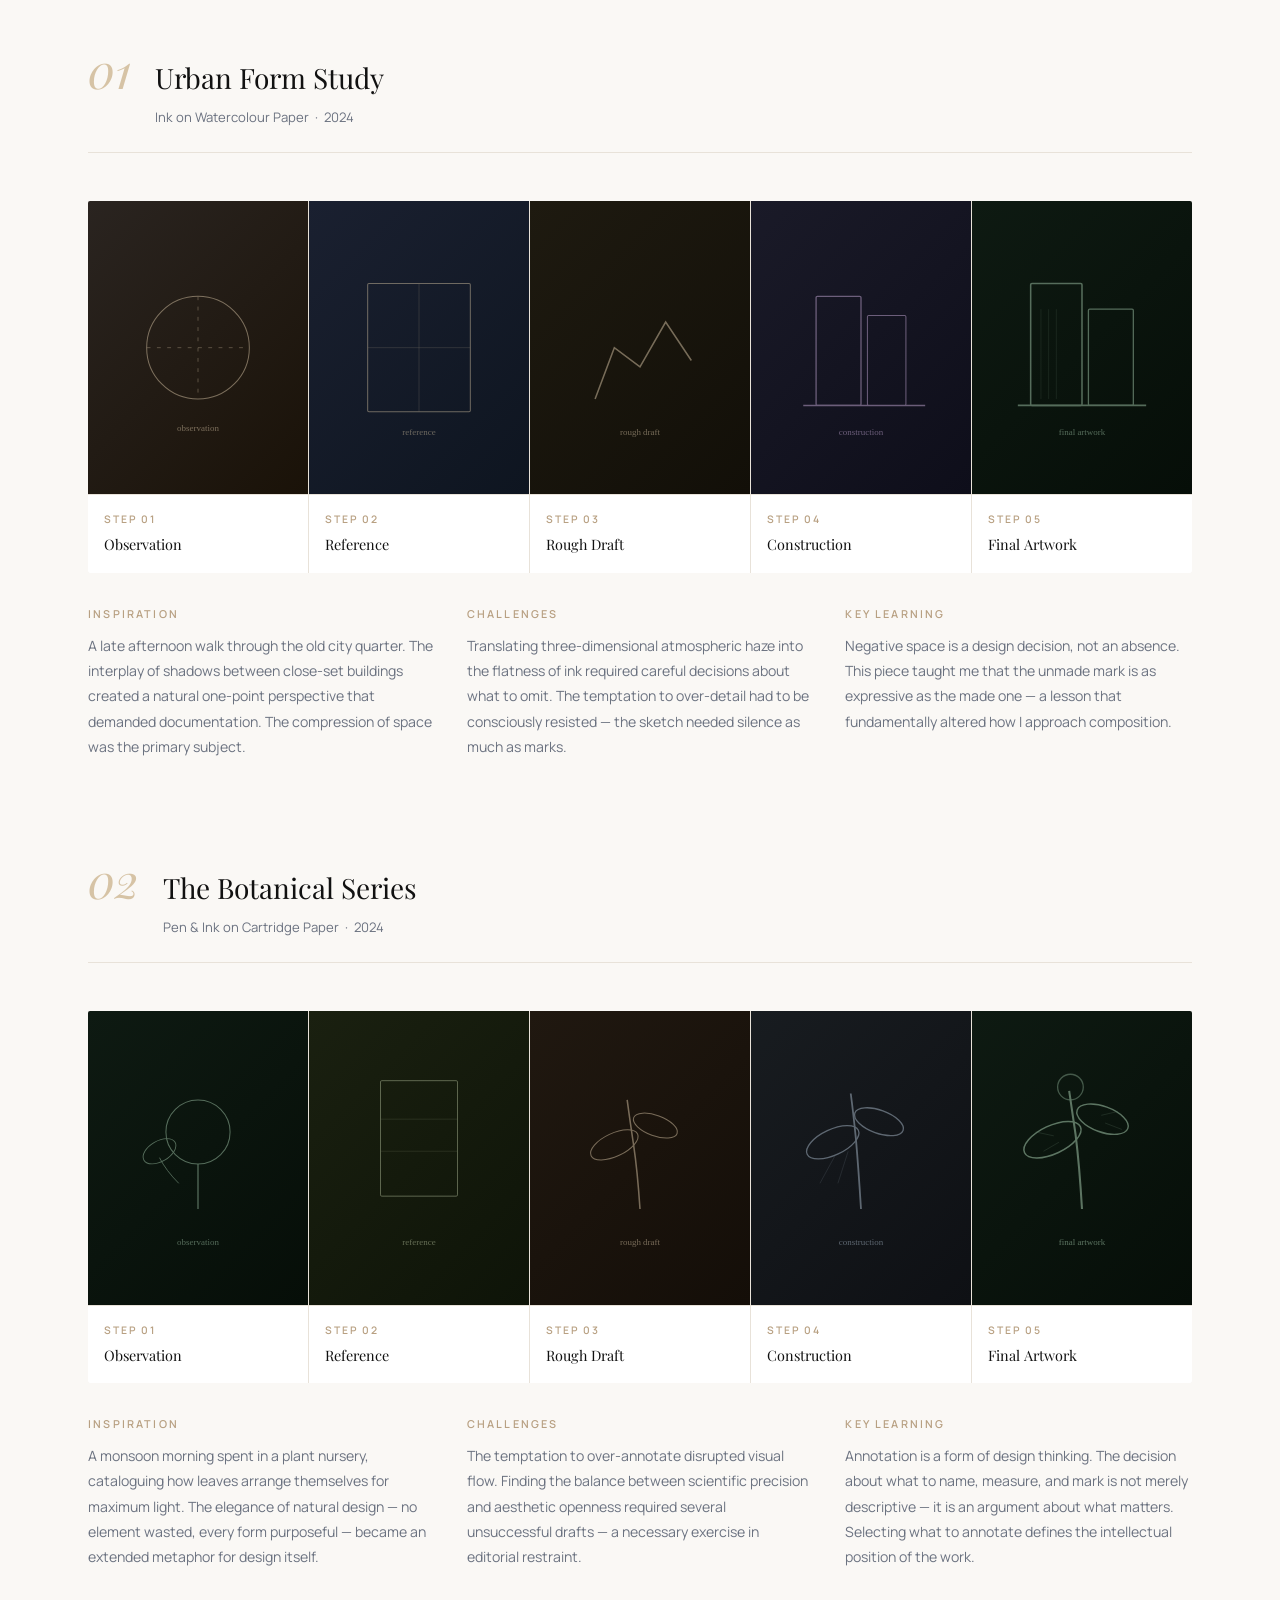
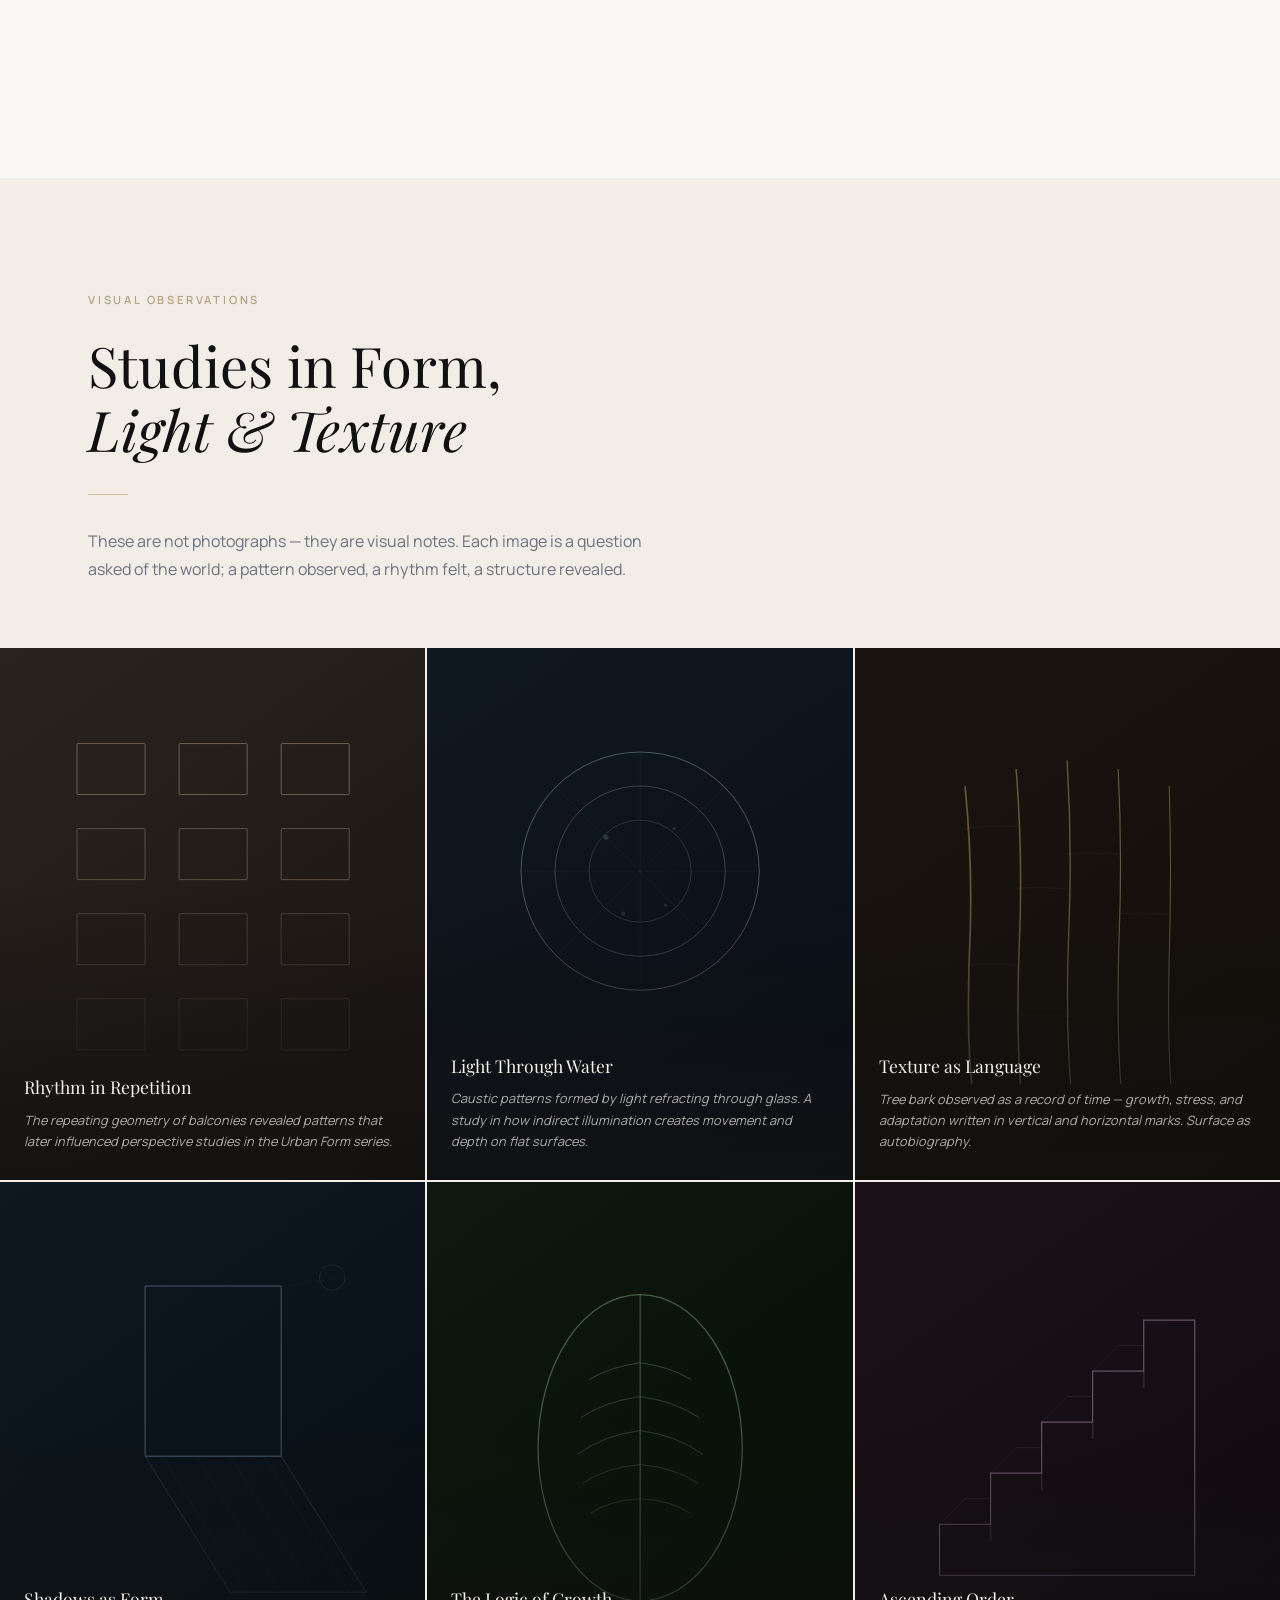
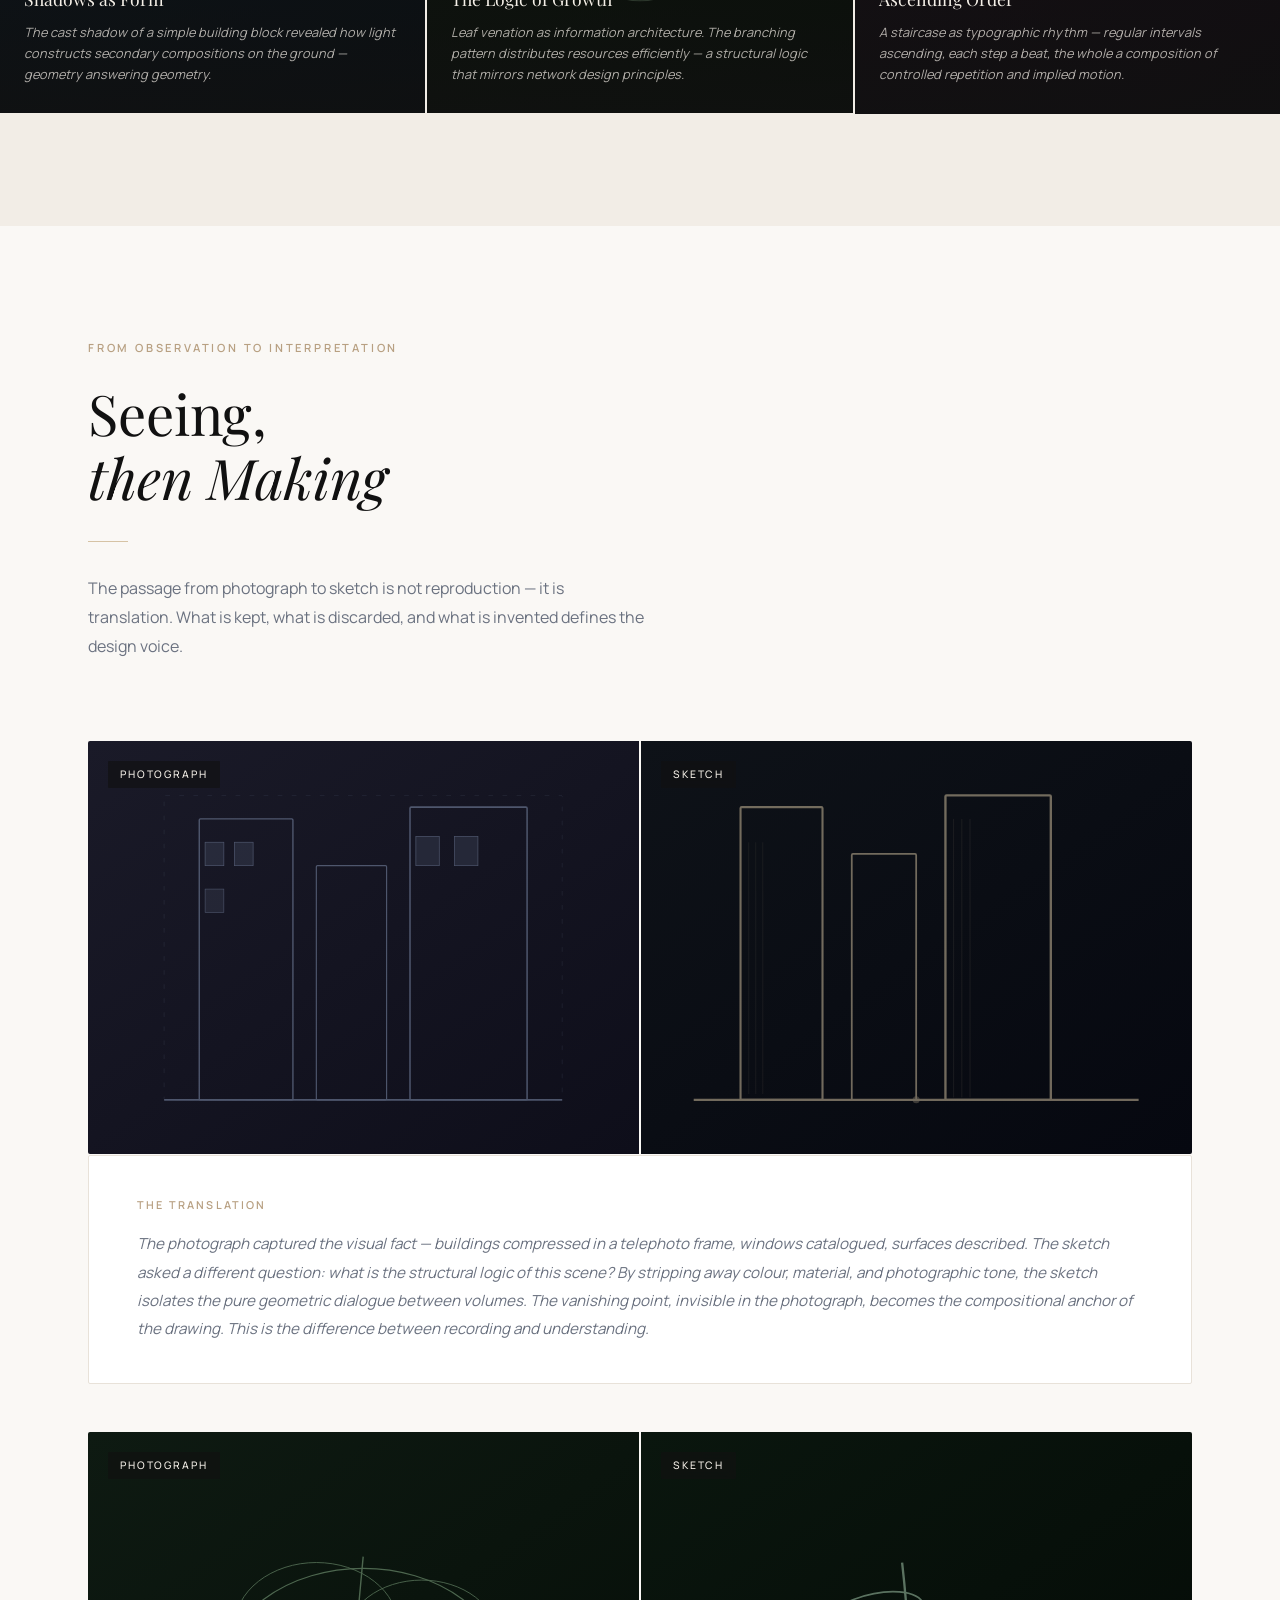
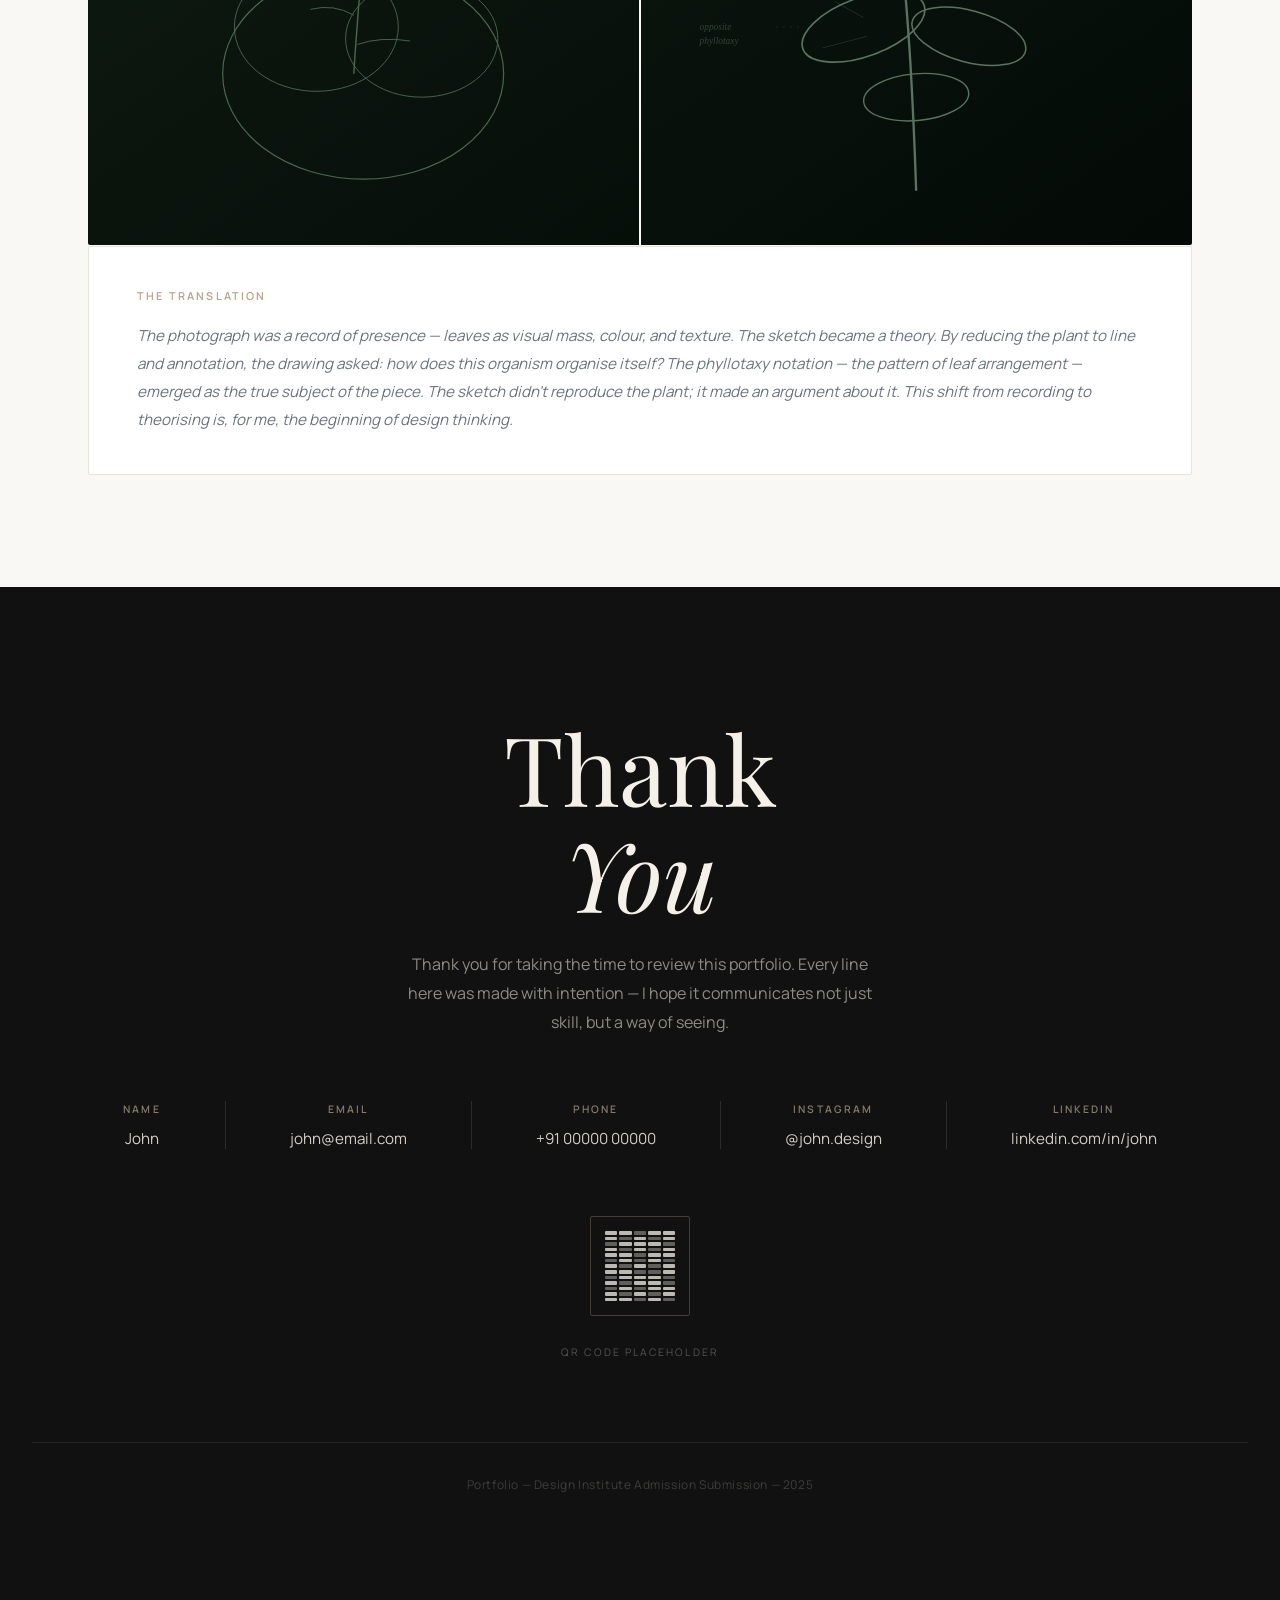
<file: portfolio.html>
<!DOCTYPE html>
<html lang="en">
<head>
<meta charset="UTF-8">
<meta name="viewport" content="width=device-width, initial-scale=1.0">
<title>John — Design Portfolio</title>
<link href="https://fonts.googleapis.com/css2?family=Playfair+Display:ital,wght@0,400;0,500;0,600;0,700;1,400;1,500&family=Manrope:wght@300;400;500;600&display=swap" rel="stylesheet">
<style>
  *, *::before, *::after { margin: 0; padding: 0; box-sizing: border-box; }
  :root {
    --bg: #FAF8F5;
    --ink: #111111;
    --muted: #6B7280;
    --accent: #D6C3A5;
    --accent-dark: #B8A082;
    --border: #E8E2D9;
    --serif: 'Playfair Display', Georgia, serif;
    --sans: 'Manrope', system-ui, sans-serif;
    --white: #FFFFFF;
  }
  html { scroll-behavior: smooth; font-size: 16px; }
  body { background: var(--bg); color: var(--ink); font-family: var(--sans); font-weight: 400; line-height: 1.7; overflow-x: hidden; }

  /* ── NAV ── */
  nav {
    position: fixed; top: 0; left: 0; right: 0; z-index: 100;
    display: flex; align-items: center; justify-content: space-between;
    padding: 1.25rem 4rem;
    background: rgba(250,248,245,0.92);
    backdrop-filter: blur(12px);
    border-bottom: 1px solid transparent;
    transition: border-color 0.4s;
  }
  nav.scrolled { border-color: var(--border); }
  .nav-logo { font-family: var(--serif); font-size: 1.1rem; font-weight: 500; letter-spacing: 0.02em; color: var(--ink); text-decoration: none; }
  .nav-links { display: flex; gap: 2.5rem; list-style: none; }
  .nav-links a { font-size: 0.78rem; letter-spacing: 0.12em; text-transform: uppercase; color: var(--muted); text-decoration: none; transition: color 0.25s; font-weight: 500; }
  .nav-links a:hover { color: var(--ink); }
  .nav-toggle { display: none; background: none; border: none; cursor: pointer; flex-direction: column; gap: 5px; padding: 4px; }
  .nav-toggle span { display: block; width: 22px; height: 1.5px; background: var(--ink); transition: all 0.3s; }
  .mobile-menu { display: none; position: fixed; inset: 0; background: var(--bg); z-index: 99; flex-direction: column; align-items: center; justify-content: center; gap: 2.5rem; }
  .mobile-menu.open { display: flex; }
  .mobile-menu a { font-family: var(--serif); font-size: 2rem; color: var(--ink); text-decoration: none; font-style: italic; }

  /* ── SECTIONS ── */
  section { position: relative; }

  /* ── HERO ── */
  #home {
    min-height: 100vh; display: flex; flex-direction: column; align-items: center; justify-content: center;
    background: #1a1713;
    overflow: hidden;
  }
  .hero-bg {
    position: absolute; inset: 0;
    background: linear-gradient(135deg, #2a2520 0%, #1a1410 40%, #0e0c09 100%);
  }
  .hero-sketch-overlay {
    position: absolute; inset: 0; opacity: 0.18;
    background-image: 
      repeating-linear-gradient(0deg, transparent, transparent 60px, rgba(214,195,165,0.08) 60px, rgba(214,195,165,0.08) 61px),
      repeating-linear-gradient(90deg, transparent, transparent 80px, rgba(214,195,165,0.06) 80px, rgba(214,195,165,0.06) 81px);
  }
  .hero-img-placeholder {
    position: absolute; inset: 0;
    background: 
      radial-gradient(ellipse 60% 70% at 60% 40%, rgba(214,195,165,0.12) 0%, transparent 70%),
      radial-gradient(ellipse 40% 50% at 30% 70%, rgba(180,160,130,0.08) 0%, transparent 60%);
  }
  /* Sketch-like decorative lines */
  .hero-lines { position: absolute; inset: 0; overflow: hidden; }
  .hero-lines::before {
    content: '';
    position: absolute; top: 15%; left: 10%; width: 30%; height: 60%;
    border: 1px solid rgba(214,195,165,0.15);
    border-radius: 2px;
    transform: rotate(-2deg);
  }
  .hero-lines::after {
    content: '';
    position: absolute; top: 20%; left: 55%; width: 35%; height: 50%;
    border: 1px solid rgba(214,195,165,0.1);
    transform: rotate(1.5deg);
  }
  .hero-overlay { position: absolute; inset: 0; background: linear-gradient(to bottom, rgba(26,23,19,0.3) 0%, rgba(26,23,19,0.55) 60%, rgba(26,23,19,0.75) 100%); }
  .hero-content {
    position: relative; z-index: 2; text-align: center; padding: 2rem;
    animation: heroFadeIn 1.8s ease forwards;
  }
  @keyframes heroFadeIn { from { opacity: 0; transform: translateY(24px); } to { opacity: 1; transform: translateY(0); } }
  .hero-eyebrow {
    font-size: 0.72rem; letter-spacing: 0.25em; text-transform: uppercase;
    color: var(--accent); font-family: var(--sans); font-weight: 500; margin-bottom: 1.5rem;
    animation: heroFadeIn 1.8s 0.3s ease both;
  }
  .hero-name {
    font-family: var(--serif); font-size: clamp(3.5rem, 8vw, 7rem);
    color: #F5F0E8; font-weight: 400; line-height: 1.05;
    letter-spacing: -0.01em; margin-bottom: 1.25rem;
    animation: heroFadeIn 1.8s 0.5s ease both;
  }
  .hero-subtitle {
    font-size: 0.85rem; letter-spacing: 0.18em; text-transform: uppercase;
    color: rgba(214,195,165,0.75); margin-bottom: 2rem; font-weight: 400;
    animation: heroFadeIn 1.8s 0.7s ease both;
  }
  .hero-tagline {
    font-family: var(--serif); font-style: italic; font-size: clamp(1.1rem, 2.5vw, 1.5rem);
    color: rgba(245,240,232,0.65); font-weight: 400;
    animation: heroFadeIn 1.8s 0.9s ease both;
  }
  .hero-scroll {
    position: absolute; bottom: 2.5rem; left: 50%; transform: translateX(-50%);
    display: flex; flex-direction: column; align-items: center; gap: 0.5rem; z-index: 2;
    animation: heroFadeIn 1.8s 1.4s ease both; cursor: pointer; text-decoration: none;
  }
  .hero-scroll span { font-size: 0.68rem; letter-spacing: 0.2em; text-transform: uppercase; color: rgba(214,195,165,0.5); font-weight: 500; }
  .scroll-line { width: 1px; height: 40px; background: linear-gradient(to bottom, rgba(214,195,165,0.5), transparent); animation: scrollPulse 2s infinite; }
  @keyframes scrollPulse { 0%,100%{opacity:0.4;transform:scaleY(1)} 50%{opacity:1;transform:scaleY(1.15)} }

  /* ── SECTION WRAPPER ── */
  .section-inner { max-width: 1200px; margin: 0 auto; padding: 0 3rem; }
  .section-pad { padding: 7rem 0; }

  /* ── SECTION LABEL ── */
  .section-label {
    font-size: 0.7rem; letter-spacing: 0.25em; text-transform: uppercase;
    color: var(--accent-dark); font-weight: 600; margin-bottom: 1.5rem; display: block;
  }
  .section-title { font-family: var(--serif); font-size: clamp(2rem, 5vw, 3.5rem); font-weight: 400; line-height: 1.15; margin-bottom: 1.5rem; }
  .section-subtitle { font-size: 1rem; color: var(--muted); line-height: 1.8; max-width: 560px; }

  /* ── DIVIDER ── */
  .divider { width: 40px; height: 1px; background: var(--accent); margin: 2rem 0; }

  /* ── ABOUT ── */
  #about { background: var(--bg); }
  .about-grid { display: grid; grid-template-columns: 1fr 1.4fr; gap: 6rem; align-items: start; margin-bottom: 6rem; }
  .about-img-wrap { position: relative; }
  .about-img {
    width: 100%; aspect-ratio: 3/4; background: #E8E2D9;
    border-radius: 2px; overflow: hidden; position: relative;
  }
  .about-img-inner {
    width: 100%; height: 100%;
    background: linear-gradient(160deg, #D6C3A5 0%, #C4AD8E 40%, #A8906E 100%);
    display: flex; align-items: flex-end; padding: 2rem;
  }
  .img-caption { font-size: 0.72rem; letter-spacing: 0.1em; text-transform: uppercase; color: rgba(17,17,17,0.45); font-weight: 500; }
  .about-img-border {
    position: absolute; top: -12px; left: -12px; right: 12px; bottom: -12px;
    border: 1px solid var(--accent); border-radius: 2px; pointer-events: none; z-index: -1;
  }
  .about-text .section-title { margin-bottom: 0.75rem; }
  .about-body { font-size: 0.95rem; color: var(--muted); line-height: 1.9; margin-bottom: 2.5rem; }
  .values-grid { display: grid; grid-template-columns: repeat(4,1fr); gap: 1.5rem; }
  .value-card {
    padding: 2rem 1.5rem; border: 1px solid var(--border); border-radius: 2px;
    background: var(--white); transition: border-color 0.3s, transform 0.3s;
    cursor: default;
  }
  .value-card:hover { border-color: var(--accent); transform: translateY(-3px); }
  .value-icon { font-size: 1.25rem; margin-bottom: 1rem; color: var(--accent-dark); }
  .value-name { font-family: var(--serif); font-size: 1rem; font-weight: 500; margin-bottom: 0.35rem; }
  .value-desc { font-size: 0.78rem; color: var(--muted); line-height: 1.6; }

  /* ── WORKS ── */
  #works { background: #F2EDE6; }
  .carousel-wrap { position: relative; overflow: hidden; border-radius: 2px; margin-bottom: 5rem; background: #1a1713; }
  .carousel-slides { display: flex; transition: transform 0.7s cubic-bezier(0.25,0.46,0.45,0.94); }
  .carousel-slide {
    min-width: 100%; height: 70vh; min-height: 480px; position: relative;
    display: flex; align-items: flex-end;
  }
  .slide-bg {
    position: absolute; inset: 0;
    display: flex; align-items: center; justify-content: center; overflow: hidden;
  }
  .slide-bg svg { width: 100%; height: 100%; opacity: 0.7; }
  .slide-overlay { position: absolute; inset: 0; background: linear-gradient(to top, rgba(10,8,6,0.85) 0%, rgba(10,8,6,0.2) 60%, transparent 100%); }
  .slide-info { position: relative; z-index: 2; padding: 3rem 3.5rem; color: #F5F0E8; }
  .slide-num { font-size: 0.68rem; letter-spacing: 0.2em; text-transform: uppercase; color: var(--accent); margin-bottom: 0.75rem; }
  .slide-title { font-family: var(--serif); font-size: clamp(1.5rem,4vw,2.5rem); font-weight: 400; margin-bottom: 0.5rem; }
  .slide-meta { font-size: 0.8rem; color: rgba(245,240,232,0.6); letter-spacing: 0.05em; margin-bottom: 0.75rem; }
  .slide-caption { font-size: 0.9rem; color: rgba(245,240,232,0.75); max-width: 500px; line-height: 1.7; font-style: italic; }
  .carousel-nav { position: absolute; top: 50%; transform: translateY(-50%); z-index: 10; display: flex; gap: 0; }
  .carousel-nav.prev { left: 1.5rem; }
  .carousel-nav.next { right: 1.5rem; }
  .carousel-btn {
    width: 48px; height: 48px; border: 1px solid rgba(245,240,232,0.3); border-radius: 50%;
    background: rgba(245,240,232,0.08); color: #F5F0E8; cursor: pointer; font-size: 1.1rem;
    display: flex; align-items: center; justify-content: center; transition: all 0.25s;
    backdrop-filter: blur(4px);
  }
  .carousel-btn:hover { background: rgba(245,240,232,0.18); border-color: rgba(245,240,232,0.6); }
  .thumbnails { display: flex; gap: 0.75rem; padding: 1.25rem 3.5rem; background: #1a1713; overflow-x: auto; scrollbar-width: none; }
  .thumbnails::-webkit-scrollbar { display: none; }
  .thumb {
    width: 72px; height: 48px; flex-shrink: 0; cursor: pointer; border: 2px solid transparent;
    border-radius: 1px; overflow: hidden; transition: border-color 0.25s; opacity: 0.5;
    display: flex; align-items: center; justify-content: center;
  }
  .thumb.active { border-color: var(--accent); opacity: 1; }
  .thumb-inner { width: 100%; height: 100%; }

  /* ── MASONRY ── */
  .masonry-header { display: flex; align-items: baseline; justify-content: space-between; margin-bottom: 2.5rem; }
  .masonry-grid { columns: 4; column-gap: 1rem; }
  .masonry-item {
    break-inside: avoid; margin-bottom: 1rem; cursor: pointer; overflow: hidden;
    border-radius: 1px; position: relative;
  }
  .masonry-item-inner {
    width: 100%; transition: transform 0.5s cubic-bezier(0.25,0.46,0.45,0.94);
    display: block;
  }
  .masonry-item:hover .masonry-item-inner { transform: scale(1.03); }
  .masonry-placeholder {
    width: 100%; display: block; border-radius: 1px;
  }
  .masonry-hover {
    position: absolute; inset: 0; background: rgba(17,17,17,0); 
    display: flex; align-items: flex-end; padding: 1rem;
    transition: background 0.35s;
  }
  .masonry-item:hover .masonry-hover { background: rgba(17,17,17,0.45); }
  .masonry-hover-text { color: #F5F0E8; font-size: 0.75rem; font-weight: 500; letter-spacing: 0.05em; opacity: 0; transform: translateY(6px); transition: all 0.3s 0.05s; }
  .masonry-item:hover .masonry-hover-text { opacity: 1; transform: translateY(0); }

  /* ── LIGHTBOX ── */
  .lightbox {
    position: fixed; inset: 0; background: rgba(10,8,6,0.95); z-index: 200;
    display: none; align-items: center; justify-content: center; padding: 2rem;
  }
  .lightbox.open { display: flex; }
  .lightbox-inner { max-width: 80vw; max-height: 85vh; position: relative; }
  .lightbox-img { width: 100%; height: 100%; max-height: 80vh; object-fit: contain; border-radius: 1px; }
  .lightbox-close {
    position: absolute; top: -3rem; right: 0; background: none; border: none;
    color: rgba(245,240,232,0.6); font-size: 1.5rem; cursor: pointer; 
    font-family: var(--serif); transition: color 0.2s;
  }
  .lightbox-close:hover { color: #F5F0E8; }
  .lightbox-caption { text-align: center; margin-top: 1rem; color: rgba(245,240,232,0.5); font-size: 0.8rem; font-style: italic; }

  /* ── SKETCH STORY ── */
  #sketch-story { background: var(--bg); }
  .story-project { margin-bottom: 6rem; }
  .story-project-header { display: flex; align-items: baseline; gap: 1.5rem; margin-bottom: 3rem; border-bottom: 1px solid var(--border); padding-bottom: 1.5rem; }
  .story-num { font-family: var(--serif); font-size: 3rem; color: var(--accent); font-style: italic; line-height: 1; flex-shrink: 0; }
  .story-project-title { font-family: var(--serif); font-size: 1.75rem; font-weight: 400; }
  .story-stages { display: grid; grid-template-columns: repeat(5,1fr); gap: 1px; background: var(--border); border-radius: 2px; overflow: hidden; margin-bottom: 2rem; }
  .story-stage { background: var(--bg); padding: 0; position: relative; }
  .stage-img { width: 100%; aspect-ratio: 3/4; display: block; }
  .stage-label {
    padding: 1rem; background: var(--white); border-top: 1px solid var(--border);
  }
  .stage-step { font-size: 0.65rem; letter-spacing: 0.18em; text-transform: uppercase; color: var(--accent-dark); margin-bottom: 0.2rem; font-weight: 600; }
  .stage-name { font-family: var(--serif); font-size: 0.9rem; }
  .story-arrow { display: flex; align-items: center; justify-content: center; position: absolute; right: -13px; top: 35%; z-index: 2; width: 26px; height: 26px; background: var(--accent); border-radius: 50%; font-size: 0.7rem; color: var(--white); flex-shrink: 0; }
  .story-description { display: grid; grid-template-columns: repeat(3,1fr); gap: 2rem; }
  .story-desc-block { }
  .story-desc-label { font-size: 0.68rem; letter-spacing: 0.2em; text-transform: uppercase; color: var(--accent-dark); font-weight: 600; margin-bottom: 0.6rem; }
  .story-desc-text { font-size: 0.88rem; color: var(--muted); line-height: 1.8; }

  /* ── VISUAL OBSERVATIONS ── */
  #observations { background: #F2EDE6; }
  .obs-grid { display: grid; grid-template-columns: repeat(3,1fr); gap: 2px; margin-top: 4rem; }
  .obs-item { position: relative; overflow: hidden; aspect-ratio: 4/5; cursor: default; }
  .obs-img { width: 100%; height: 100%; object-fit: cover; display: block; transition: transform 0.7s cubic-bezier(0.25,0.46,0.45,0.94); }
  .obs-item:hover .obs-img { transform: scale(1.04); }
  .obs-overlay { position: absolute; inset: 0; background: linear-gradient(to top, rgba(17,17,17,0.8) 0%, transparent 55%); transition: opacity 0.4s; }
  .obs-text { position: absolute; bottom: 0; left: 0; right: 0; padding: 1.75rem 1.5rem; color: #F5F0E8; }
  .obs-title { font-family: var(--serif); font-size: 1.1rem; font-weight: 400; margin-bottom: 0.5rem; }
  .obs-note { font-size: 0.8rem; color: rgba(245,240,232,0.7); line-height: 1.65; font-style: italic; }

  /* ── SPLIT SCREEN ── */
  #split { background: var(--bg); }
  .split-intro { max-width: 600px; margin-bottom: 5rem; }
  .split-pair { display: grid; grid-template-columns: 1fr 1fr; gap: 2px; border-radius: 2px; overflow: hidden; margin-bottom: 1px; }
  .split-side { position: relative; aspect-ratio: 4/3; overflow: hidden; }
  .split-img { width: 100%; height: 100%; object-fit: cover; display: block; }
  .split-badge {
    position: absolute; top: 1.25rem; left: 1.25rem;
    font-size: 0.65rem; letter-spacing: 0.18em; text-transform: uppercase;
    background: rgba(17,17,17,0.65); color: #F5F0E8; padding: 0.3rem 0.75rem;
    border-radius: 1px; font-weight: 500; backdrop-filter: blur(4px);
  }
  .split-explanation { background: var(--white); border: 1px solid var(--border); border-radius: 2px; padding: 2.5rem 3rem; margin-top: 1px; }
  .split-exp-label { font-size: 0.68rem; letter-spacing: 0.2em; text-transform: uppercase; color: var(--accent-dark); font-weight: 600; margin-bottom: 1rem; }
  .split-exp-text { font-size: 0.95rem; color: var(--muted); line-height: 1.85; font-style: italic; }

  /* ── CONTACT ── */
  #contact { background: #111111; color: #F5F0E8; }
  .contact-inner { text-align: center; padding: 8rem 2rem; }
  .contact-thank { font-family: var(--serif); font-size: clamp(3rem, 8vw, 6rem); font-weight: 400; line-height: 1.1; margin-bottom: 1.5rem; }
  .contact-sub { font-size: 1rem; color: rgba(245,240,232,0.55); max-width: 480px; margin: 0 auto 4rem; line-height: 1.8; }
  .contact-grid { display: flex; gap: 4rem; justify-content: center; flex-wrap: wrap; margin-bottom: 4rem; }
  .contact-item { text-align: center; }
  .contact-label { font-size: 0.65rem; letter-spacing: 0.2em; text-transform: uppercase; color: rgba(214,195,165,0.6); font-weight: 600; margin-bottom: 0.5rem; }
  .contact-value { font-size: 0.95rem; color: rgba(245,240,232,0.85); }
  .contact-value a { color: inherit; text-decoration: none; }
  .contact-value a:hover { color: var(--accent); }
  .contact-divider { width: 1px; height: 48px; background: rgba(245,240,232,0.12); }
  .qr-placeholder {
    width: 100px; height: 100px; border: 1px solid rgba(214,195,165,0.25); border-radius: 2px;
    margin: 0 auto 1rem; display: flex; align-items: center; justify-content: center;
    flex-direction: column; gap: 6px;
  }
  .qr-inner {
    display: grid; grid-template-columns: repeat(5,1fr); gap: 2px; width: 70px; height: 70px;
  }
  .qr-cell { background: rgba(245,240,232,0.35); border-radius: 1px; }
  .qr-cell.filled { background: rgba(245,240,232,0.75); }
  .qr-label { font-size: 0.65rem; letter-spacing: 0.15em; text-transform: uppercase; color: rgba(245,240,232,0.3); }
  .contact-footer { margin-top: 5rem; padding-top: 2rem; border-top: 1px solid rgba(245,240,232,0.08); }
  .contact-footer p { font-size: 0.75rem; color: rgba(245,240,232,0.2); letter-spacing: 0.05em; }

  /* ── FADE IN OBSERVER ── */
  .fade-in { opacity: 0; transform: translateY(28px); transition: opacity 0.8s ease, transform 0.8s ease; }
  .fade-in.visible { opacity: 1; transform: none; }

  /* ── RESPONSIVE ── */
  @media (max-width: 1024px) {
    nav { padding: 1.25rem 2rem; }
    .nav-links { gap: 1.75rem; }
    .section-inner { padding: 0 2rem; }
    .about-grid { gap: 3rem; }
    .values-grid { grid-template-columns: repeat(2,1fr); }
    .masonry-grid { columns: 3; }
    .story-stages { grid-template-columns: repeat(3,1fr); }
    .story-description { grid-template-columns: 1fr 1fr; }
  }
  @media (max-width: 768px) {
    .nav-links { display: none; }
    .nav-toggle { display: flex; }
    .section-pad { padding: 5rem 0; }
    .about-grid { grid-template-columns: 1fr; gap: 3rem; }
    .about-img { aspect-ratio: 4/3; }
    .values-grid { grid-template-columns: 1fr 1fr; }
    .masonry-grid { columns: 2; }
    .story-stages { grid-template-columns: 1fr 1fr; }
    .story-description { grid-template-columns: 1fr; }
    .obs-grid { grid-template-columns: 1fr 1fr; }
    .split-pair { grid-template-columns: 1fr; }
    .contact-grid { gap: 2rem; }
    .contact-divider { display: none; }
  }
  @media (max-width: 480px) {
    .masonry-grid { columns: 1; }
    .values-grid { grid-template-columns: 1fr; }
    .obs-grid { grid-template-columns: 1fr; }
  }
</style>
</head>
<body>

<!-- MOBILE MENU -->
<div class="mobile-menu" id="mobileMenu">
  <a href="#home" onclick="closeMobile()">Home</a>
  <a href="#about" onclick="closeMobile()">About</a>
  <a href="#works" onclick="closeMobile()">Selected Works</a>
  <a href="#sketch-story" onclick="closeMobile()">Sketch Story</a>
  <a href="#observations" onclick="closeMobile()">Observations</a>
  <a href="#contact" onclick="closeMobile()">Contact</a>
</div>

<!-- NAV -->
<nav id="navbar">
  <a href="#home" class="nav-logo">John</a>
  <ul class="nav-links">
    <li><a href="#home">Home</a></li>
    <li><a href="#about">About</a></li>
    <li><a href="#works">Selected Works</a></li>
    <li><a href="#sketch-story">Sketch Story</a></li>
    <li><a href="#observations">Visual Observations</a></li>
    <li><a href="#contact">Contact</a></li>
  </ul>
  <button class="nav-toggle" id="navToggle" aria-label="Menu">
    <span></span><span></span><span></span>
  </button>
</nav>

<!-- ══ PAGE 1: HERO ══ -->
<section id="home">
  <div class="hero-bg"></div>
  <div class="hero-sketch-overlay"></div>
  <div class="hero-img-placeholder"></div>
  <div class="hero-lines"></div>
  <div class="hero-overlay"></div>
  
  <!-- Sketch-like SVG decoration -->
  <svg style="position:absolute;inset:0;width:100%;height:100%;pointer-events:none;opacity:0.12" viewBox="0 0 1200 800" preserveAspectRatio="xMidYMid slice">
    <rect x="80" y="60" width="320" height="420" rx="2" fill="none" stroke="#D6C3A5" stroke-width="0.8"/>
    <rect x="90" y="70" width="300" height="400" rx="1" fill="none" stroke="#D6C3A5" stroke-width="0.4" stroke-dasharray="4,6"/>
    <ellipse cx="240" cy="260" rx="110" ry="140" fill="none" stroke="#D6C3A5" stroke-width="0.6"/>
    <line x1="80" y1="280" x2="400" y2="280" stroke="#D6C3A5" stroke-width="0.4" stroke-dasharray="3,8"/>
    <line x1="240" y1="60" x2="240" y2="480" stroke="#D6C3A5" stroke-width="0.4" stroke-dasharray="3,8"/>
    <rect x="700" y="140" width="260" height="340" rx="1" fill="none" stroke="#D6C3A5" stroke-width="0.7"/>
    <circle cx="830" cy="310" r="90" fill="none" stroke="#D6C3A5" stroke-width="0.5" stroke-dasharray="5,5"/>
    <line x1="700" y1="220" x2="960" y2="220" stroke="#D6C3A5" stroke-width="0.3" stroke-dasharray="2,10"/>
    <polyline points="500,600 540,540 580,570 620,510 660,555 700,500 740,540" fill="none" stroke="#D6C3A5" stroke-width="0.8"/>
    <text x="100" y="540" fill="#D6C3A5" font-size="9" font-family="serif" opacity="0.6" transform="rotate(-90 100 540)">Study I — Urban Form</text>
    <text x="710" y="510" fill="#D6C3A5" font-size="9" font-family="serif" opacity="0.6">Figure Study — 2024</text>
  </svg>

  <div class="hero-content">
    <p class="hero-eyebrow">Design Portfolio — 2025</p>
    <h1 class="hero-name">John</h1>
    <p class="hero-subtitle">Sketches&nbsp; • &nbsp;Visual Studies&nbsp; • &nbsp;Design Thinking</p>
    <p class="hero-tagline">Observing, Interpreting, Creating.</p>
  </div>
  <a href="#about" class="hero-scroll">
    <span>Scroll</span>
    <div class="scroll-line"></div>
  </a>
</section>

<!-- ══ PAGE 2: ABOUT ══ -->
<section id="about" class="section-pad">
  <div class="section-inner">
    <div class="about-grid fade-in">
      <div class="about-img-wrap">
        <div class="about-img">
          <div class="about-img-inner">
            <!-- Replace src with actual portrait -->
            <svg viewBox="0 0 300 400" xmlns="http://www.w3.org/2000/svg" style="position:absolute;inset:0;width:100%;height:100%">
              <defs>
                <linearGradient id="pg" x1="0%" y1="0%" x2="100%" y2="100%">
                  <stop offset="0%" style="stop-color:#D6C3A5"/>
                  <stop offset="100%" style="stop-color:#9E846A"/>
                </linearGradient>
              </defs>
              <rect width="300" height="400" fill="url(#pg)"/>
              <ellipse cx="150" cy="145" rx="55" ry="65" fill="rgba(255,255,255,0.25)"/>
              <path d="M60,400 Q100,280 150,260 Q200,280 240,400" fill="rgba(255,255,255,0.2)"/>
              <text x="150" y="390" text-anchor="middle" font-family="serif" font-size="11" fill="rgba(255,255,255,0.5)" letter-spacing="3">PORTRAIT</text>
            </svg>
            <p class="img-caption">John — Designer</p>
          </div>
        </div>
        <div class="about-img-border"></div>
      </div>

      <div class="about-text">
        <span class="section-label">About Me</span>
        <h2 class="section-title">Drawn to the World,<br><em>One Line at a Time</em></h2>
        <div class="divider"></div>
        <p class="about-body">
          I am a designer who believes that observation precedes creation. My practice begins not at the drawing table, but in the streets, markets, and quiet corners of everyday life — studying how light falls, how shadows reveal structure, and how geometry underlies the organic.
        </p>
        <p class="about-body">
          Sketching is how I think. Each line is a decision; each composition, a question. Through visual storytelling, I translate moments of quiet observation into works that carry both intellectual rigour and emotional honesty.
        </p>
        <p class="about-body" style="margin-bottom:0">
          I am drawn to the space between seeing and making — that moment of interpretation where a raw visual experience becomes a considered design response.
        </p>
      </div>
    </div>

    <!-- Creative Values -->
    <div class="fade-in">
      <span class="section-label">Creative Values</span>
      <div class="values-grid" style="margin-top:1.5rem">
        <div class="value-card">
          <div class="value-icon">◎</div>
          <div class="value-name">Observation</div>
          <div class="value-desc">Every design begins with careful, patient looking. I train myself to see what others overlook.</div>
        </div>
        <div class="value-card">
          <div class="value-icon">◈</div>
          <div class="value-name">Detail</div>
          <div class="value-desc">Craft lives in the particulars — a deliberate line weight, a considered margin, a precise shadow.</div>
        </div>
        <div class="value-card">
          <div class="value-icon">◇</div>
          <div class="value-name">Storytelling</div>
          <div class="value-desc">Each composition carries a narrative. I believe design is how we communicate what words cannot.</div>
        </div>
        <div class="value-card">
          <div class="value-icon">◉</div>
          <div class="value-name">Exploration</div>
          <div class="value-desc">Curiosity drives my process. I resist the first answer and seek the more honest, considered one.</div>
        </div>
      </div>
    </div>
  </div>
</section>

<!-- ══ PAGE 3–4: SELECTED WORKS ══ -->
<section id="works" class="section-pad">
  <div class="section-inner">
    <div class="fade-in" style="margin-bottom:3rem">
      <span class="section-label">Selected Works</span>
      <div style="display:flex;align-items:baseline;justify-content:space-between;flex-wrap:wrap;gap:1rem">
        <h2 class="section-title" style="margin-bottom:0">An Exhibition<br><em>of Sketches</em></h2>
        <p style="font-size:0.8rem;color:var(--muted);letter-spacing:0.05em">Use arrow keys or swipe to navigate</p>
      </div>
    </div>

    <!-- CAROUSEL -->
    <div class="carousel-wrap fade-in" id="carousel">
      <div class="carousel-slides" id="carouselSlides">

        <!-- Slide 1 -->
        <div class="carousel-slide">
          <div class="slide-bg">
            <svg viewBox="0 0 1200 700" xmlns="http://www.w3.org/2000/svg" preserveAspectRatio="xMidYMid slice" style="width:100%;height:100%;position:absolute;inset:0">
              <rect width="1200" height="700" fill="#1a1410"/>
              <rect x="200" y="80" width="800" height="540" rx="2" fill="none" stroke="#D6C3A5" stroke-width="1.5" opacity="0.6"/>
              <line x1="600" y1="80" x2="600" y2="620" stroke="#D6C3A5" stroke-width="0.6" stroke-dasharray="4,8" opacity="0.4"/>
              <line x1="200" y1="350" x2="1000" y2="350" stroke="#D6C3A5" stroke-width="0.6" stroke-dasharray="4,8" opacity="0.4"/>
              <ellipse cx="600" cy="350" rx="200" ry="250" fill="none" stroke="#D6C3A5" stroke-width="1" opacity="0.5"/>
              <ellipse cx="600" cy="350" rx="100" ry="130" fill="none" stroke="#D6C3A5" stroke-width="0.8" opacity="0.4"/>
              <path d="M400,200 Q500,150 600,180 Q700,210 780,200" fill="none" stroke="#D6C3A5" stroke-width="1.2" opacity="0.5"/>
              <path d="M420,250 Q520,220 620,240 Q720,260 800,248" fill="none" stroke="#D6C3A5" stroke-width="0.8" opacity="0.35"/>
              <!-- shading lines -->
              <line x1="520" y1="240" x2="480" y2="420" stroke="#D6C3A5" stroke-width="0.5" opacity="0.2"/>
              <line x1="550" y1="235" x2="510" y2="415" stroke="#D6C3A5" stroke-width="0.5" opacity="0.2"/>
              <line x1="580" y1="232" x2="540" y2="412" stroke="#D6C3A5" stroke-width="0.5" opacity="0.2"/>
              <line x1="610" y1="234" x2="570" y2="414" stroke="#D6C3A5" stroke-width="0.5" opacity="0.2"/>
              <line x1="640" y1="238" x2="600" y2="418" stroke="#D6C3A5" stroke-width="0.5" opacity="0.2"/>
              <line x1="670" y1="244" x2="630" y2="424" stroke="#D6C3A5" stroke-width="0.5" opacity="0.2"/>
              <text x="220" y="640" fill="#D6C3A5" font-size="10" font-family="serif" opacity="0.35" letter-spacing="2">FIGURE STUDY I — GRAPHITE — 2024</text>
            </svg>
          </div>
          <div class="slide-overlay"></div>
          <div class="slide-info">
            <p class="slide-num">01 / 06</p>
            <h3 class="slide-title">Figure Study I</h3>
            <p class="slide-meta">Graphite on Cartridge Paper &nbsp;·&nbsp; 2024</p>
            <p class="slide-caption">An exploration of human proportion and the weight of stillness. The figure rendered in careful cross-hatching, form emerging through shadow.</p>
          </div>
        </div>

        <!-- Slide 2 -->
        <div class="carousel-slide">
          <div class="slide-bg">
            <svg viewBox="0 0 1200 700" xmlns="http://www.w3.org/2000/svg" preserveAspectRatio="xMidYMid slice" style="width:100%;height:100%;position:absolute;inset:0">
              <rect width="1200" height="700" fill="#0e1218"/>
              <!-- Urban architecture sketch -->
              <rect x="150" y="100" width="120" height="460" fill="none" stroke="#C8B89A" stroke-width="1.2" opacity="0.6"/>
              <rect x="280" y="200" width="90" height="360" fill="none" stroke="#C8B89A" stroke-width="1" opacity="0.55"/>
              <rect x="380" y="140" width="160" height="420" fill="none" stroke="#C8B89A" stroke-width="1.4" opacity="0.65"/>
              <rect x="550" y="240" width="80" height="320" fill="none" stroke="#C8B89A" stroke-width="0.9" opacity="0.5"/>
              <rect x="640" y="160" width="200" height="400" fill="none" stroke="#C8B89A" stroke-width="1.3" opacity="0.6"/>
              <rect x="850" y="100" width="140" height="460" fill="none" stroke="#C8B89A" stroke-width="1.1" opacity="0.55"/>
              <!-- windows -->
              <rect x="165" y="130" width="18" height="22" fill="none" stroke="#C8B89A" stroke-width="0.6" opacity="0.4"/>
              <rect x="195" y="130" width="18" height="22" fill="none" stroke="#C8B89A" stroke-width="0.6" opacity="0.4"/>
              <rect x="165" y="170" width="18" height="22" fill="none" stroke="#C8B89A" stroke-width="0.6" opacity="0.4"/>
              <rect x="400" y="175" width="22" height="28" fill="none" stroke="#C8B89A" stroke-width="0.7" opacity="0.45"/>
              <rect x="436" y="175" width="22" height="28" fill="none" stroke="#C8B89A" stroke-width="0.7" opacity="0.45"/>
              <rect x="660" y="195" width="25" height="30" fill="none" stroke="#C8B89A" stroke-width="0.7" opacity="0.45"/>
              <rect x="700" y="195" width="25" height="30" fill="none" stroke="#C8B89A" stroke-width="0.7" opacity="0.45"/>
              <!-- ground line -->
              <line x1="100" y1="560" x2="1050" y2="560" stroke="#C8B89A" stroke-width="1.5" opacity="0.5"/>
              <!-- vanishing lines -->
              <line x1="600" y1="560" x2="150" y2="100" stroke="#C8B89A" stroke-width="0.4" stroke-dasharray="3,12" opacity="0.2"/>
              <line x1="600" y1="560" x2="1000" y2="100" stroke="#C8B89A" stroke-width="0.4" stroke-dasharray="3,12" opacity="0.2"/>
              <circle cx="600" cy="560" r="4" fill="#C8B89A" opacity="0.4"/>
              <text x="220" y="640" fill="#C8B89A" font-size="10" font-family="serif" opacity="0.35" letter-spacing="2">URBAN PERSPECTIVES — INK — 2024</text>
            </svg>
          </div>
          <div class="slide-overlay"></div>
          <div class="slide-info">
            <p class="slide-num">02 / 06</p>
            <h3 class="slide-title">Urban Perspectives</h3>
            <p class="slide-meta">Ink on Watercolour Paper &nbsp;·&nbsp; 2024</p>
            <p class="slide-caption">The grammar of the city decoded through line perspective. Buildings as pure geometry, stripped of ornament and reduced to their essential form.</p>
          </div>
        </div>

        <!-- Slide 3 -->
        <div class="carousel-slide">
          <div class="slide-bg">
            <svg viewBox="0 0 1200 700" xmlns="http://www.w3.org/2000/svg" preserveAspectRatio="xMidYMid slice" style="width:100%;height:100%;position:absolute;inset:0">
              <rect width="1200" height="700" fill="#12100d"/>
              <!-- Still life -->
              <ellipse cx="600" cy="520" rx="300" ry="30" fill="none" stroke="#D4C4A4" stroke-width="1" opacity="0.3"/>
              <!-- vase -->
              <path d="M520,520 Q490,440 500,360 Q510,280 560,240 Q600,220 640,240 Q690,280 700,360 Q710,440 680,520 Z" fill="none" stroke="#D4C4A4" stroke-width="1.4" opacity="0.65"/>
              <!-- vase shading -->
              <path d="M540,480 Q530,400 535,330 Q540,270 560,250" fill="none" stroke="#D4C4A4" stroke-width="0.7" opacity="0.3"/>
              <path d="M555,490 Q545,415 548,340 Q552,278 568,256" fill="none" stroke="#D4C4A4" stroke-width="0.5" opacity="0.25"/>
              <!-- flowers -->
              <circle cx="575" cy="175" r="30" fill="none" stroke="#D4C4A4" stroke-width="1" opacity="0.5"/>
              <circle cx="600" cy="155" r="25" fill="none" stroke="#D4C4A4" stroke-width="1" opacity="0.55"/>
              <circle cx="630" cy="168" r="22" fill="none" stroke="#D4C4A4" stroke-width="1" opacity="0.5"/>
              <line x1="575" y1="205" x2="580" y2="240" stroke="#D4C4A4" stroke-width="1" opacity="0.4"/>
              <line x1="600" y1="180" x2="598" y2="240" stroke="#D4C4A4" stroke-width="1" opacity="0.4"/>
              <line x1="630" y1="190" x2="625" y2="240" stroke="#D4C4A4" stroke-width="1" opacity="0.4"/>
              <!-- fruit -->
              <circle cx="440" cy="500" r="35" fill="none" stroke="#D4C4A4" stroke-width="1.1" opacity="0.55"/>
              <circle cx="750" cy="495" r="28" fill="none" stroke="#D4C4A4" stroke-width="1" opacity="0.5"/>
              <ellipse cx="500" cy="505" r="20" ry="15" fill="none" stroke="#D4C4A4" stroke-width="0.9" opacity="0.45"/>
              <text x="220" y="640" fill="#D4C4A4" font-size="10" font-family="serif" opacity="0.35" letter-spacing="2">STILL LIFE — CHARCOAL — 2023</text>
            </svg>
          </div>
          <div class="slide-overlay"></div>
          <div class="slide-info">
            <p class="slide-num">03 / 06</p>
            <h3 class="slide-title">Still Life Study</h3>
            <p class="slide-meta">Charcoal on Acid-Free Paper &nbsp;·&nbsp; 2023</p>
            <p class="slide-caption">Objects rendered in the tradition of classical observation — studying how form, tone, and negative space create visual tension and repose.</p>
          </div>
        </div>

        <!-- Slide 4 -->
        <div class="carousel-slide">
          <div class="slide-bg">
            <svg viewBox="0 0 1200 700" xmlns="http://www.w3.org/2000/svg" preserveAspectRatio="xMidYMid slice" style="width:100%;height:100%;position:absolute;inset:0">
              <rect width="1200" height="700" fill="#0d1210"/>
              <!-- Botanical sketch -->
              <!-- main stem -->
              <path d="M600,620 Q595,500 580,420 Q565,340 540,280 Q510,210 490,160" fill="none" stroke="#B8C9A0" stroke-width="1.8" opacity="0.6"/>
              <!-- branches -->
              <path d="M565,360 Q520,310 480,290 Q450,275 430,260" fill="none" stroke="#B8C9A0" stroke-width="1.2" opacity="0.55"/>
              <path d="M555,300 Q600,260 640,240 Q670,225 700,215" fill="none" stroke="#B8C9A0" stroke-width="1.1" opacity="0.5"/>
              <path d="M545,400 Q590,380 630,360 Q665,345 695,330" fill="none" stroke="#B8C9A0" stroke-width="1" opacity="0.5"/>
              <!-- leaves -->
              <ellipse cx="440" cy="262" rx="45" ry="18" fill="none" stroke="#B8C9A0" stroke-width="1" opacity="0.5" transform="rotate(-20 440 262)"/>
              <ellipse cx="700" cy="218" rx="40" ry="16" fill="none" stroke="#B8C9A0" stroke-width="1" opacity="0.48" transform="rotate(15 700 218)"/>
              <ellipse cx="700" cy="332" rx="38" ry="15" fill="none" stroke="#B8C9A0" stroke-width="0.9" opacity="0.45" transform="rotate(10 700 332)"/>
              <!-- flower at top -->
              <circle cx="490" cy="155" r="22" fill="none" stroke="#B8C9A0" stroke-width="1.2" opacity="0.55"/>
              <path d="M468,133 Q480,110 490,105 Q500,100 512,118" fill="none" stroke="#B8C9A0" stroke-width="1" opacity="0.45"/>
              <path d="M512,133 Q525,115 532,118 Q540,125 535,145" fill="none" stroke="#B8C9A0" stroke-width="1" opacity="0.45"/>
              <!-- annotation lines -->
              <line x1="450" y1="290" x2="380" y2="320" stroke="#B8C9A0" stroke-width="0.5" stroke-dasharray="2,6" opacity="0.3"/>
              <text x="300" y="325" fill="#B8C9A0" font-size="9" font-family="serif" opacity="0.4" font-style="italic">leaf margin</text>
              <line x1="490" y1="155" x2="420" y2="130" stroke="#B8C9A0" stroke-width="0.5" stroke-dasharray="2,6" opacity="0.3"/>
              <text x="330" y="132" fill="#B8C9A0" font-size="9" font-family="serif" opacity="0.4" font-style="italic">terminal bud</text>
              <text x="220" y="640" fill="#B8C9A0" font-size="10" font-family="serif" opacity="0.35" letter-spacing="2">BOTANICAL STUDY — PEN — 2024</text>
            </svg>
          </div>
          <div class="slide-overlay"></div>
          <div class="slide-info">
            <p class="slide-num">04 / 06</p>
            <h3 class="slide-title">Botanical Study</h3>
            <p class="slide-meta">Pen & Ink with Annotations &nbsp;·&nbsp; 2024</p>
            <p class="slide-caption">Scientific observation meets artistic sensitivity. Each annotation bridges the visual and the intellectual — looking as a form of understanding.</p>
          </div>
        </div>

        <!-- Slide 5 -->
        <div class="carousel-slide">
          <div class="slide-bg">
            <svg viewBox="0 0 1200 700" xmlns="http://www.w3.org/2000/svg" preserveAspectRatio="xMidYMid slice" style="width:100%;height:100%;position:absolute;inset:0">
              <rect width="1200" height="700" fill="#100e14"/>
              <!-- Portrait study -->
              <rect x="350" y="60" width="500" height="580" rx="1" fill="none" stroke="#C4A8D4" stroke-width="1" opacity="0.3"/>
              <!-- head shape -->
              <ellipse cx="600" cy="220" rx="100" ry="120" fill="none" stroke="#C4A8D4" stroke-width="1.4" opacity="0.55"/>
              <!-- neck -->
              <path d="M565,335 L555,430 M635,335 L645,430" stroke="#C4A8D4" stroke-width="1.2" opacity="0.5"/>
              <!-- shoulders -->
              <path d="M480,440 Q510,420 555,430 M645,430 Q690,420 720,440" stroke="#C4A8D4" stroke-width="1.4" opacity="0.55"/>
              <!-- facial features - eyes -->
              <path d="M560,200 Q575,192 590,200 Q575,208 560,200" fill="none" stroke="#C4A8D4" stroke-width="0.9" opacity="0.5"/>
              <path d="M610,200 Q625,192 640,200 Q625,208 610,200" fill="none" stroke="#C4A8D4" stroke-width="0.9" opacity="0.5"/>
              <!-- nose -->
              <path d="M600,210 L595,255 Q600,265 605,255 L600,210" fill="none" stroke="#C4A8D4" stroke-width="0.8" opacity="0.45"/>
              <!-- mouth -->
              <path d="M575,278 Q600,292 625,278" fill="none" stroke="#C4A8D4" stroke-width="1" opacity="0.48"/>
              <!-- construction lines -->
              <line x1="500" y1="200" x2="700" y2="200" stroke="#C4A8D4" stroke-width="0.4" stroke-dasharray="3,8" opacity="0.2"/>
              <line x1="600" y1="100" x2="600" y2="340" stroke="#C4A8D4" stroke-width="0.4" stroke-dasharray="3,8" opacity="0.2"/>
              <!-- hair suggestion -->
              <path d="M500,200 Q510,140 540,110 Q570,85 600,80 Q630,85 660,110 Q690,140 700,200" fill="none" stroke="#C4A8D4" stroke-width="1.2" opacity="0.45"/>
              <text x="220" y="640" fill="#C4A8D4" font-size="10" font-family="serif" opacity="0.35" letter-spacing="2">PORTRAIT CONSTRUCTION — PENCIL — 2024</text>
            </svg>
          </div>
          <div class="slide-overlay"></div>
          <div class="slide-info">
            <p class="slide-num">05 / 06</p>
            <h3 class="slide-title">Portrait Construction</h3>
            <p class="slide-meta">Pencil on Bristol Board &nbsp;·&nbsp; 2024</p>
            <p class="slide-caption">The human face studied through geometric construction — circles, proportional relationships, and the mathematics of expression made visible.</p>
          </div>
        </div>

        <!-- Slide 6 -->
        <div class="carousel-slide">
          <div class="slide-bg">
            <svg viewBox="0 0 1200 700" xmlns="http://www.w3.org/2000/svg" preserveAspectRatio="xMidYMid slice" style="width:100%;height:100%;position:absolute;inset:0">
              <rect width="1200" height="700" fill="#0a0e0c"/>
              <!-- Landscape sketch -->
              <path d="M0,500 Q150,460 300,480 Q450,500 500,450 Q550,400 650,420 Q750,440 800,380 Q850,320 950,350 Q1050,380 1100,360 Q1150,340 1200,360 L1200,700 L0,700 Z" fill="none" stroke="#A0C4A8" stroke-width="1.5" opacity="0.5"/>
              <!-- mountain -->
              <path d="M700,380 L820,200 L940,380" fill="none" stroke="#A0C4A8" stroke-width="1.4" opacity="0.6"/>
              <path d="M740,380 L820,240 L900,380" fill="none" stroke="#A0C4A8" stroke-width="0.8" opacity="0.35"/>
              <!-- trees -->
              <path d="M200,480 L200,420 M185,435 L200,415 L215,435 M180,448 L200,424 L220,448 M175,462 L200,434 L225,462" stroke="#A0C4A8" stroke-width="1" opacity="0.45" fill="none"/>
              <path d="M350,470 L350,415 M335,430 L350,410 L365,430 M330,445 L350,420 L370,445" stroke="#A0C4A8" stroke-width="0.9" opacity="0.4" fill="none"/>
              <!-- horizon detail -->
              <line x1="0" y1="420" x2="1200" y2="395" stroke="#A0C4A8" stroke-width="0.5" stroke-dasharray="4,12" opacity="0.2"/>
              <!-- sun/moon -->
              <circle cx="950" cy="150" r="35" fill="none" stroke="#A0C4A8" stroke-width="1.2" opacity="0.45"/>
              <circle cx="950" cy="150" r="28" fill="none" stroke="#A0C4A8" stroke-width="0.5" opacity="0.3"/>
              <!-- reflection marks on water suggestion -->
              <line x1="880" y1="580" x2="1020" y2="575" stroke="#A0C4A8" stroke-width="0.5" opacity="0.2"/>
              <line x1="870" y1="595" x2="1030" y2="588" stroke="#A0C4A8" stroke-width="0.4" opacity="0.15"/>
              <text x="220" y="640" fill="#A0C4A8" font-size="10" font-family="serif" opacity="0.35" letter-spacing="2">LANDSCAPE STUDY — MIXED MEDIA — 2023</text>
            </svg>
          </div>
          <div class="slide-overlay"></div>
          <div class="slide-info">
            <p class="slide-num">06 / 06</p>
            <h3 class="slide-title">Landscape Study</h3>
            <p class="slide-meta">Mixed Media on Textured Paper &nbsp;·&nbsp; 2023</p>
            <p class="slide-caption">Space, atmosphere, and the poetics of distance. A landscape conceived not as documentation, but as a study of mood, rhythm, and spatial depth.</p>
          </div>
        </div>

      </div><!-- /carousel-slides -->

      <!-- Nav buttons -->
      <div class="carousel-nav prev"><button class="carousel-btn" id="prevBtn" aria-label="Previous">←</button></div>
      <div class="carousel-nav next"><button class="carousel-btn" id="nextBtn" aria-label="Next">→</button></div>

      <!-- Thumbnails -->
      <div class="thumbnails" id="thumbnails">
        <!-- Generated by JS -->
      </div>
    </div><!-- /carousel-wrap -->

    <!-- MASONRY GALLERY -->
    <div class="fade-in">
      <div class="masonry-header">
        <div>
          <span class="section-label">Gallery</span>
          <h3 style="font-family:var(--serif);font-size:1.75rem;font-weight:400;font-style:italic">All Works</h3>
        </div>
        <p style="font-size:0.78rem;color:var(--muted);letter-spacing:0.05em">Click to enlarge</p>
      </div>

      <div class="masonry-grid" id="masonryGrid">
        <!-- Generated by JS -->
      </div>
    </div>
  </div>
</section>

<!-- ══ PAGE 5–6: SKETCH STORY ══ -->
<section id="sketch-story" class="section-pad">
  <div class="section-inner">
    <div class="fade-in" style="margin-bottom:5rem">
      <span class="section-label">Sketch Story</span>
      <h2 class="section-title">The Creative<br><em>Process</em></h2>
      <div class="divider"></div>
      <p class="section-subtitle">From first glance to final mark — a transparent account of how design thinking shapes every piece.</p>
    </div>

    <!-- PROJECT 1 -->
    <div class="story-project fade-in">
      <div class="story-project-header">
        <span class="story-num">01</span>
        <div>
          <h3 style="font-family:var(--serif);font-size:1.75rem;font-weight:400">Urban Form Study</h3>
          <p style="font-size:0.82rem;color:var(--muted);margin-top:0.25rem">Ink on Watercolour Paper &nbsp;·&nbsp; 2024</p>
        </div>
      </div>

      <div class="story-stages">
        <div class="story-stage" style="position:relative">
          <div class="stage-img" style="background:linear-gradient(135deg,#2a2420,#1a1208);display:flex;align-items:center;justify-content:center">
            <svg viewBox="0 0 120 160" style="width:70%;height:70%;opacity:0.5">
              <circle cx="60" cy="80" r="40" fill="none" stroke="#D6C3A5" stroke-width="0.8"/>
              <line x1="20" y1="80" x2="100" y2="80" stroke="#D6C3A5" stroke-width="0.5" stroke-dasharray="3,5"/>
              <line x1="60" y1="40" x2="60" y2="120" stroke="#D6C3A5" stroke-width="0.5" stroke-dasharray="3,5"/>
              <text x="60" y="145" text-anchor="middle" fill="#D6C3A5" font-size="7" font-family="serif">observation</text>
            </svg>
          </div>
          <div class="stage-label">
            <div class="stage-step">Step 01</div>
            <div class="stage-name">Observation</div>
          </div>
        </div>
        <div class="story-stage">
          <div class="stage-img" style="background:linear-gradient(135deg,#1a2030,#0e1520);display:flex;align-items:center;justify-content:center">
            <svg viewBox="0 0 120 160" style="width:70%;height:70%;opacity:0.5">
              <rect x="20" y="30" width="80" height="100" rx="1" fill="none" stroke="#C8B89A" stroke-width="0.8"/>
              <line x1="20" y1="80" x2="100" y2="80" stroke="#C8B89A" stroke-width="0.5" opacity="0.5"/>
              <line x1="60" y1="30" x2="60" y2="130" stroke="#C8B89A" stroke-width="0.5" opacity="0.5"/>
              <text x="60" y="148" text-anchor="middle" fill="#C8B89A" font-size="7" font-family="serif">reference</text>
            </svg>
          </div>
          <div class="stage-label">
            <div class="stage-step">Step 02</div>
            <div class="stage-name">Reference</div>
          </div>
        </div>
        <div class="story-stage">
          <div class="stage-img" style="background:linear-gradient(135deg,#1e1a10,#120f08);display:flex;align-items:center;justify-content:center">
            <svg viewBox="0 0 120 160" style="width:70%;height:70%;opacity:0.5">
              <path d="M25,120 L40,80 L60,95 L80,60 L100,90" fill="none" stroke="#D6C3A5" stroke-width="1.2"/>
              <text x="60" y="148" text-anchor="middle" fill="#D6C3A5" font-size="7" font-family="serif">rough draft</text>
            </svg>
          </div>
          <div class="stage-label">
            <div class="stage-step">Step 03</div>
            <div class="stage-name">Rough Draft</div>
          </div>
        </div>
        <div class="story-stage">
          <div class="stage-img" style="background:linear-gradient(135deg,#1a1a28,#0e0e1a);display:flex;align-items:center;justify-content:center">
            <svg viewBox="0 0 120 160" style="width:70%;height:70%;opacity:0.5">
              <rect x="25" y="40" width="35" height="85" rx="1" fill="none" stroke="#C4A8D4" stroke-width="1"/>
              <rect x="65" y="55" width="30" height="70" rx="1" fill="none" stroke="#C4A8D4" stroke-width="0.8"/>
              <line x1="15" y1="125" x2="110" y2="125" stroke="#C4A8D4" stroke-width="1.2"/>
              <text x="60" y="148" text-anchor="middle" fill="#C4A8D4" font-size="7" font-family="serif">construction</text>
            </svg>
          </div>
          <div class="stage-label">
            <div class="stage-step">Step 04</div>
            <div class="stage-name">Construction</div>
          </div>
        </div>
        <div class="story-stage">
          <div class="stage-img" style="background:linear-gradient(135deg,#0e1a12,#060e08);display:flex;align-items:center;justify-content:center">
            <svg viewBox="0 0 120 160" style="width:70%;height:70%;opacity:0.5">
              <rect x="20" y="30" width="40" height="95" rx="1" fill="none" stroke="#A0C4A8" stroke-width="1.2"/>
              <rect x="65" y="50" width="35" height="75" rx="1" fill="none" stroke="#A0C4A8" stroke-width="1"/>
              <!-- shading lines on left building -->
              <line x1="28" y1="50" x2="28" y2="120" stroke="#A0C4A8" stroke-width="0.4" opacity="0.4"/>
              <line x1="34" y1="50" x2="34" y2="120" stroke="#A0C4A8" stroke-width="0.4" opacity="0.4"/>
              <line x1="40" y1="50" x2="40" y2="120" stroke="#A0C4A8" stroke-width="0.4" opacity="0.4"/>
              <line x1="10" y1="125" x2="110" y2="125" stroke="#A0C4A8" stroke-width="1.4"/>
              <text x="60" y="148" text-anchor="middle" fill="#A0C4A8" font-size="7" font-family="serif">final artwork</text>
            </svg>
          </div>
          <div class="stage-label">
            <div class="stage-step">Step 05</div>
            <div class="stage-name">Final Artwork</div>
          </div>
        </div>
      </div>

      <div class="story-description">
        <div class="story-desc-block">
          <div class="story-desc-label">Inspiration</div>
          <p class="story-desc-text">A late afternoon walk through the old city quarter. The interplay of shadows between close-set buildings created a natural one-point perspective that demanded documentation. The compression of space was the primary subject.</p>
        </div>
        <div class="story-desc-block">
          <div class="story-desc-label">Challenges</div>
          <p class="story-desc-text">Translating three-dimensional atmospheric haze into the flatness of ink required careful decisions about what to omit. The temptation to over-detail had to be consciously resisted — the sketch needed silence as much as marks.</p>
        </div>
        <div class="story-desc-block">
          <div class="story-desc-label">Key Learning</div>
          <p class="story-desc-text">Negative space is a design decision, not an absence. This piece taught me that the unmade mark is as expressive as the made one — a lesson that fundamentally altered how I approach composition.</p>
        </div>
      </div>
    </div>

    <!-- PROJECT 2 -->
    <div class="story-project fade-in">
      <div class="story-project-header">
        <span class="story-num">02</span>
        <div>
          <h3 style="font-family:var(--serif);font-size:1.75rem;font-weight:400">The Botanical Series</h3>
          <p style="font-size:0.82rem;color:var(--muted);margin-top:0.25rem">Pen & Ink on Cartridge Paper &nbsp;·&nbsp; 2024</p>
        </div>
      </div>

      <div class="story-stages">
        <div class="story-stage">
          <div class="stage-img" style="background:linear-gradient(135deg,#0e1a12,#060e08);display:flex;align-items:center;justify-content:center">
            <svg viewBox="0 0 120 160" style="width:70%;height:70%;opacity:0.5">
              <circle cx="60" cy="60" r="25" fill="none" stroke="#A0C4A8" stroke-width="0.8"/>
              <path d="M60,85 L60,120" stroke="#A0C4A8" stroke-width="1"/>
              <path d="M45,100 Q35,90 30,80" stroke="#A0C4A8" stroke-width="0.7" fill="none"/>
              <ellipse cx="30" cy="75" rx="14" ry="8" fill="none" stroke="#A0C4A8" stroke-width="0.7" transform="rotate(-30 30 75)"/>
              <text x="60" y="148" text-anchor="middle" fill="#A0C4A8" font-size="7" font-family="serif">observation</text>
            </svg>
          </div>
          <div class="stage-label">
            <div class="stage-step">Step 01</div>
            <div class="stage-name">Observation</div>
          </div>
        </div>
        <div class="story-stage">
          <div class="stage-img" style="background:linear-gradient(135deg,#1a2010,#0e1408);display:flex;align-items:center;justify-content:center">
            <svg viewBox="0 0 120 160" style="width:70%;height:70%;opacity:0.5">
              <rect x="30" y="20" width="60" height="90" rx="1" fill="none" stroke="#B8C4A0" stroke-width="0.7"/>
              <line x1="30" y1="50" x2="90" y2="50" stroke="#B8C4A0" stroke-width="0.4" opacity="0.5"/>
              <line x1="30" y1="75" x2="90" y2="75" stroke="#B8C4A0" stroke-width="0.4" opacity="0.5"/>
              <text x="60" y="148" text-anchor="middle" fill="#B8C4A0" font-size="7" font-family="serif">reference</text>
            </svg>
          </div>
          <div class="stage-label">
            <div class="stage-step">Step 02</div>
            <div class="stage-name">Reference</div>
          </div>
        </div>
        <div class="story-stage">
          <div class="stage-img" style="background:linear-gradient(135deg,#201810,#140e08);display:flex;align-items:center;justify-content:center">
            <svg viewBox="0 0 120 160" style="width:70%;height:70%;opacity:0.5">
              <path d="M60,120 Q58,90 55,70 Q52,50 50,35" fill="none" stroke="#D6C3A5" stroke-width="1.2"/>
              <ellipse cx="40" cy="70" rx="20" ry="9" fill="none" stroke="#D6C3A5" stroke-width="0.8" transform="rotate(-25 40 70)"/>
              <ellipse cx="72" cy="55" rx="18" ry="8" fill="none" stroke="#D6C3A5" stroke-width="0.8" transform="rotate(20 72 55)"/>
              <text x="60" y="148" text-anchor="middle" fill="#D6C3A5" font-size="7" font-family="serif">rough draft</text>
            </svg>
          </div>
          <div class="stage-label">
            <div class="stage-step">Step 03</div>
            <div class="stage-name">Rough Draft</div>
          </div>
        </div>
        <div class="story-stage">
          <div class="stage-img" style="background:linear-gradient(135deg,#181c20,#0e1014);display:flex;align-items:center;justify-content:center">
            <svg viewBox="0 0 120 160" style="width:70%;height:70%;opacity:0.5">
              <path d="M60,120 Q58,88 56,65 Q54,45 52,30" fill="none" stroke="#A8B8C8" stroke-width="1.4"/>
              <ellipse cx="38" cy="68" rx="22" ry="10" fill="none" stroke="#A8B8C8" stroke-width="1" transform="rotate(-25 38 68)"/>
              <ellipse cx="74" cy="52" rx="20" ry="9" fill="none" stroke="#A8B8C8" stroke-width="1" transform="rotate(20 74 52)"/>
              <line x1="40" y1="78" x2="28" y2="100" stroke="#A8B8C8" stroke-width="0.4" opacity="0.5"/>
              <line x1="50" y1="75" x2="42" y2="100" stroke="#A8B8C8" stroke-width="0.4" opacity="0.5"/>
              <text x="60" y="148" text-anchor="middle" fill="#A8B8C8" font-size="7" font-family="serif">construction</text>
            </svg>
          </div>
          <div class="stage-label">
            <div class="stage-step">Step 04</div>
            <div class="stage-name">Construction</div>
          </div>
        </div>
        <div class="story-stage">
          <div class="stage-img" style="background:linear-gradient(135deg,#0e1a12,#060e08);display:flex;align-items:center;justify-content:center">
            <svg viewBox="0 0 120 160" style="width:70%;height:70%;opacity:0.55">
              <path d="M60,120 Q58,86 55,62 Q52,42 50,28" fill="none" stroke="#A0C4A8" stroke-width="1.6"/>
              <ellipse cx="37" cy="66" rx="24" ry="11" fill="none" stroke="#A0C4A8" stroke-width="1.2" transform="rotate(-25 37 66)"/>
              <ellipse cx="76" cy="50" rx="21" ry="10" fill="none" stroke="#A0C4A8" stroke-width="1.1" transform="rotate(20 76 50)"/>
              <!-- veins -->
              <line x1="38" y1="63" x2="24" y2="60" stroke="#A0C4A8" stroke-width="0.4" opacity="0.5"/>
              <line x1="42" y1="68" x2="30" y2="75" stroke="#A0C4A8" stroke-width="0.4" opacity="0.5"/>
              <line x1="75" y1="47" x2="88" y2="44" stroke="#A0C4A8" stroke-width="0.4" opacity="0.5"/>
              <line x1="78" y1="53" x2="91" y2="58" stroke="#A0C4A8" stroke-width="0.4" opacity="0.5"/>
              <circle cx="51" cy="25" r="10" fill="none" stroke="#A0C4A8" stroke-width="1" opacity="0.7"/>
              <text x="60" y="148" text-anchor="middle" fill="#A0C4A8" font-size="7" font-family="serif">final artwork</text>
            </svg>
          </div>
          <div class="stage-label">
            <div class="stage-step">Step 05</div>
            <div class="stage-name">Final Artwork</div>
          </div>
        </div>
      </div>

      <div class="story-description">
        <div class="story-desc-block">
          <div class="story-desc-label">Inspiration</div>
          <p class="story-desc-text">A monsoon morning spent in a plant nursery, cataloguing how leaves arrange themselves for maximum light. The elegance of natural design — no element wasted, every form purposeful — became an extended metaphor for design itself.</p>
        </div>
        <div class="story-desc-block">
          <div class="story-desc-label">Challenges</div>
          <p class="story-desc-text">The temptation to over-annotate disrupted visual flow. Finding the balance between scientific precision and aesthetic openness required several unsuccessful drafts — a necessary exercise in editorial restraint.</p>
        </div>
        <div class="story-desc-block">
          <div class="story-desc-label">Key Learning</div>
          <p class="story-desc-text">Annotation is a form of design thinking. The decision about what to name, measure, and mark is not merely descriptive — it is an argument about what matters. Selecting what to annotate defines the intellectual position of the work.</p>
        </div>
      </div>
    </div>

  </div>
</section>

<!-- ══ VISUAL OBSERVATIONS ══ -->
<section id="observations" class="section-pad">
  <div class="section-inner">
    <div class="fade-in" style="margin-bottom:1rem">
      <span class="section-label">Visual Observations</span>
      <h2 class="section-title">Studies in Form,<br><em>Light & Texture</em></h2>
      <div class="divider"></div>
      <p class="section-subtitle">These are not photographs — they are visual notes. Each image is a question asked of the world; a pattern observed, a rhythm felt, a structure revealed.</p>
    </div>
  </div>

  <div class="obs-grid fade-in" style="margin-top:4rem">
    <!-- OBS 1 -->
    <div class="obs-item">
      <div class="obs-img" style="background:linear-gradient(145deg,#2a2420,#1a1410);display:flex;align-items:center;justify-content:center">
        <svg viewBox="0 0 400 500" style="width:80%;height:80%;opacity:0.45">
          <!-- Rhythm pattern: balcony repetition -->
          <rect x="40" y="50" width="80" height="60" rx="1" fill="none" stroke="#D6C3A5" stroke-width="1"/>
          <rect x="160" y="50" width="80" height="60" rx="1" fill="none" stroke="#D6C3A5" stroke-width="1"/>
          <rect x="280" y="50" width="80" height="60" rx="1" fill="none" stroke="#D6C3A5" stroke-width="1"/>
          <rect x="40" y="150" width="80" height="60" rx="1" fill="none" stroke="#D6C3A5" stroke-width="0.8"/>
          <rect x="160" y="150" width="80" height="60" rx="1" fill="none" stroke="#D6C3A5" stroke-width="0.8"/>
          <rect x="280" y="150" width="80" height="60" rx="1" fill="none" stroke="#D6C3A5" stroke-width="0.8"/>
          <rect x="40" y="250" width="80" height="60" rx="1" fill="none" stroke="#D6C3A5" stroke-width="0.6"/>
          <rect x="160" y="250" width="80" height="60" rx="1" fill="none" stroke="#D6C3A5" stroke-width="0.6"/>
          <rect x="280" y="250" width="80" height="60" rx="1" fill="none" stroke="#D6C3A5" stroke-width="0.6"/>
          <rect x="40" y="350" width="80" height="60" rx="1" fill="none" stroke="#D6C3A5" stroke-width="0.4"/>
          <rect x="160" y="350" width="80" height="60" rx="1" fill="none" stroke="#D6C3A5" stroke-width="0.4"/>
          <rect x="280" y="350" width="80" height="60" rx="1" fill="none" stroke="#D6C3A5" stroke-width="0.4"/>
        </svg>
      </div>
      <div class="obs-overlay"></div>
      <div class="obs-text">
        <h4 class="obs-title">Rhythm in Repetition</h4>
        <p class="obs-note">The repeating geometry of balconies revealed patterns that later influenced perspective studies in the Urban Form series.</p>
      </div>
    </div>

    <!-- OBS 2 -->
    <div class="obs-item">
      <div class="obs-img" style="background:linear-gradient(145deg,#101820,#080e18);display:flex;align-items:center;justify-content:center">
        <svg viewBox="0 0 400 500" style="width:80%;height:80%;opacity:0.45">
          <!-- light through water/glass pattern -->
          <circle cx="200" cy="200" r="140" fill="none" stroke="#A8C4D4" stroke-width="1"/>
          <circle cx="200" cy="200" r="100" fill="none" stroke="#A8C4D4" stroke-width="0.7"/>
          <circle cx="200" cy="200" r="60" fill="none" stroke="#A8C4D4" stroke-width="0.5"/>
          <!-- light rays -->
          <line x1="200" y1="60" x2="200" y2="340" stroke="#A8C4D4" stroke-width="0.4" opacity="0.3"/>
          <line x1="101" y1="101" x2="299" y2="299" stroke="#A8C4D4" stroke-width="0.4" opacity="0.3"/>
          <line x1="60" y1="200" x2="340" y2="200" stroke="#A8C4D4" stroke-width="0.4" opacity="0.3"/>
          <line x1="101" y1="299" x2="299" y2="101" stroke="#A8C4D4" stroke-width="0.4" opacity="0.3"/>
          <!-- shimmer dots -->
          <circle cx="160" cy="160" r="3" fill="#A8C4D4" opacity="0.4"/>
          <circle cx="240" cy="150" r="2" fill="#A8C4D4" opacity="0.35"/>
          <circle cx="180" cy="250" r="2.5" fill="#A8C4D4" opacity="0.3"/>
          <circle cx="230" cy="240" r="2" fill="#A8C4D4" opacity="0.35"/>
        </svg>
      </div>
      <div class="obs-overlay"></div>
      <div class="obs-text">
        <h4 class="obs-title">Light Through Water</h4>
        <p class="obs-note">Caustic patterns formed by light refracting through glass. A study in how indirect illumination creates movement and depth on flat surfaces.</p>
      </div>
    </div>

    <!-- OBS 3 -->
    <div class="obs-item">
      <div class="obs-img" style="background:linear-gradient(145deg,#1a1410,#120e08);display:flex;align-items:center;justify-content:center">
        <svg viewBox="0 0 400 500" style="width:80%;height:80%;opacity:0.45">
          <!-- bark texture / organic pattern -->
          <path d="M80,100 Q90,200 85,300 Q82,400 88,450" fill="none" stroke="#C8A870" stroke-width="2"/>
          <path d="M140,80 Q148,180 144,280 Q140,380 145,450" fill="none" stroke="#C8A870" stroke-width="1.8"/>
          <path d="M200,70 Q206,170 202,270 Q198,370 204,450" fill="none" stroke="#C8A870" stroke-width="1.6"/>
          <path d="M260,80 Q265,180 261,280 Q258,380 263,450" fill="none" stroke="#C8A870" stroke-width="1.4"/>
          <path d="M320,100 Q323,200 320,300 Q318,400 322,450" fill="none" stroke="#C8A870" stroke-width="1.2"/>
          <!-- horizontal texture marks -->
          <path d="M80,150 Q110,145 140,148" fill="none" stroke="#C8A870" stroke-width="0.5" opacity="0.4"/>
          <path d="M140,220 Q170,218 200,221" fill="none" stroke="#C8A870" stroke-width="0.5" opacity="0.4"/>
          <path d="M200,180 Q230,177 260,180" fill="none" stroke="#C8A870" stroke-width="0.5" opacity="0.4"/>
          <path d="M260,250 Q290,248 320,251" fill="none" stroke="#C8A870" stroke-width="0.5" opacity="0.4"/>
          <path d="M85,310 Q115,308 145,311" fill="none" stroke="#C8A870" stroke-width="0.4" opacity="0.35"/>
          <path d="M145,370 Q175,368 205,371" fill="none" stroke="#C8A870" stroke-width="0.4" opacity="0.35"/>
        </svg>
      </div>
      <div class="obs-overlay"></div>
      <div class="obs-text">
        <h4 class="obs-title">Texture as Language</h4>
        <p class="obs-note">Tree bark observed as a record of time — growth, stress, and adaptation written in vertical and horizontal marks. Surface as autobiography.</p>
      </div>
    </div>

    <!-- OBS 4 -->
    <div class="obs-item">
      <div class="obs-img" style="background:linear-gradient(145deg,#0e1820,#060e14);display:flex;align-items:center;justify-content:center">
        <svg viewBox="0 0 400 500" style="width:80%;height:80%;opacity:0.45">
          <!-- shadow study - geometric shadow cast -->
          <rect x="120" y="60" width="160" height="200" rx="1" fill="none" stroke="#8AA8C4" stroke-width="1.2"/>
          <!-- cast shadow as parallelogram -->
          <polygon points="120,260 280,260 380,420 220,420" fill="none" stroke="#8AA8C4" stroke-width="1" opacity="0.5"/>
          <!-- shadow gradient lines -->
          <line x1="140" y1="260" x2="240" y2="420" stroke="#8AA8C4" stroke-width="0.4" opacity="0.3"/>
          <line x1="180" y1="260" x2="280" y2="420" stroke="#8AA8C4" stroke-width="0.4" opacity="0.3"/>
          <line x1="220" y1="260" x2="320" y2="420" stroke="#8AA8C4" stroke-width="0.4" opacity="0.3"/>
          <line x1="260" y1="260" x2="360" y2="420" stroke="#8AA8C4" stroke-width="0.4" opacity="0.3"/>
          <!-- sun marker -->
          <circle cx="340" cy="50" r="15" fill="none" stroke="#8AA8C4" stroke-width="0.8" opacity="0.4"/>
          <line x1="355" y1="50" x2="280" y2="60" stroke="#8AA8C4" stroke-width="0.5" stroke-dasharray="3,5" opacity="0.3"/>
        </svg>
      </div>
      <div class="obs-overlay"></div>
      <div class="obs-text">
        <h4 class="obs-title">Shadows as Form</h4>
        <p class="obs-note">The cast shadow of a simple building block revealed how light constructs secondary compositions on the ground — geometry answering geometry.</p>
      </div>
    </div>

    <!-- OBS 5 -->
    <div class="obs-item">
      <div class="obs-img" style="background:linear-gradient(145deg,#0e180e,#060e06);display:flex;align-items:center;justify-content:center">
        <svg viewBox="0 0 400 500" style="width:80%;height:80%;opacity:0.45">
          <!-- leaf venation pattern -->
          <ellipse cx="200" cy="250" rx="120" ry="180" fill="none" stroke="#90B890" stroke-width="1.4"/>
          <!-- main vein -->
          <line x1="200" y1="70" x2="200" y2="430" stroke="#90B890" stroke-width="1.2"/>
          <!-- secondary veins - left -->
          <path d="M200,150 Q165,155 140,170" fill="none" stroke="#90B890" stroke-width="0.8"/>
          <path d="M200,190 Q160,195 130,215" fill="none" stroke="#90B890" stroke-width="0.7"/>
          <path d="M200,230 Q158,235 126,258" fill="none" stroke="#90B890" stroke-width="0.7"/>
          <path d="M200,270 Q160,273 132,292" fill="none" stroke="#90B890" stroke-width="0.6"/>
          <path d="M200,310 Q163,312 142,327" fill="none" stroke="#90B890" stroke-width="0.6"/>
          <!-- secondary veins - right -->
          <path d="M200,150 Q235,155 260,170" fill="none" stroke="#90B890" stroke-width="0.8"/>
          <path d="M200,190 Q240,195 270,215" fill="none" stroke="#90B890" stroke-width="0.7"/>
          <path d="M200,230 Q242,235 274,258" fill="none" stroke="#90B890" stroke-width="0.7"/>
          <path d="M200,270 Q240,273 268,292" fill="none" stroke="#90B890" stroke-width="0.6"/>
          <path d="M200,310 Q237,312 258,327" fill="none" stroke="#90B890" stroke-width="0.6"/>
        </svg>
      </div>
      <div class="obs-overlay"></div>
      <div class="obs-text">
        <h4 class="obs-title">The Logic of Growth</h4>
        <p class="obs-note">Leaf venation as information architecture. The branching pattern distributes resources efficiently — a structural logic that mirrors network design principles.</p>
      </div>
    </div>

    <!-- OBS 6 -->
    <div class="obs-item">
      <div class="obs-img" style="background:linear-gradient(145deg,#1a1218,#100a10);display:flex;align-items:center;justify-content:center">
        <svg viewBox="0 0 400 500" style="width:80%;height:80%;opacity:0.45">
          <!-- staircase composition - rhythm of steps -->
          <path d="M50,400 L50,340 L110,340 L110,280 L170,280 L170,220 L230,220 L230,160 L290,160 L290,100 L350,100 L350,400 Z" fill="none" stroke="#C4A8C4" stroke-width="1.4"/>
          <!-- depth lines -->
          <path d="M50,340 L80,310 L110,310" fill="none" stroke="#C4A8C4" stroke-width="0.7" opacity="0.4"/>
          <path d="M110,280 L140,250 L170,250" fill="none" stroke="#C4A8C4" stroke-width="0.7" opacity="0.4"/>
          <path d="M170,220 L200,190 L230,190" fill="none" stroke="#C4A8C4" stroke-width="0.7" opacity="0.4"/>
          <path d="M230,160 L260,130 L290,130" fill="none" stroke="#C4A8C4" stroke-width="0.7" opacity="0.4"/>
          <!-- cast shadows -->
          <line x1="110" y1="340" x2="110" y2="360" stroke="#C4A8C4" stroke-width="2" opacity="0.35"/>
          <line x1="170" y1="280" x2="170" y2="300" stroke="#C4A8C4" stroke-width="2" opacity="0.35"/>
          <line x1="230" y1="220" x2="230" y2="240" stroke="#C4A8C4" stroke-width="2" opacity="0.35"/>
          <line x1="290" y1="160" x2="290" y2="180" stroke="#C4A8C4" stroke-width="2" opacity="0.35"/>
        </svg>
      </div>
      <div class="obs-overlay"></div>
      <div class="obs-text">
        <h4 class="obs-title">Ascending Order</h4>
        <p class="obs-note">A staircase as typographic rhythm — regular intervals ascending, each step a beat, the whole a composition of controlled repetition and implied motion.</p>
      </div>
    </div>

  </div>
</section>

<!-- ══ SPLIT SCREEN: OBSERVATION TO INTERPRETATION ══ -->
<section id="split" class="section-pad">
  <div class="section-inner">
    <div class="split-intro fade-in">
      <span class="section-label">From Observation to Interpretation</span>
      <h2 class="section-title">Seeing,<br><em>then Making</em></h2>
      <div class="divider"></div>
      <p class="section-subtitle">The passage from photograph to sketch is not reproduction — it is translation. What is kept, what is discarded, and what is invented defines the design voice.</p>
    </div>

    <!-- Pair 1 -->
    <div class="fade-in" style="margin-bottom:3rem">
      <div class="split-pair">
        <div class="split-side">
          <div class="split-img" style="width:100%;height:100%;background:linear-gradient(145deg,#1a1a28,#0e0e1a);display:flex;align-items:center;justify-content:center">
            <svg viewBox="0 0 400 300" style="width:85%;height:85%;opacity:0.5">
              <!-- photograph: urban geometry -->
              <rect x="30" y="20" width="340" height="260" rx="1" fill="none" stroke="#8898B8" stroke-width="0.6" stroke-dasharray="4,8" opacity="0.3"/>
              <rect x="60" y="40" width="80" height="240" rx="1" fill="none" stroke="#8898B8" stroke-width="1.2"/>
              <rect x="160" y="80" width="60" height="200" rx="1" fill="none" stroke="#8898B8" stroke-width="1"/>
              <rect x="240" y="30" width="100" height="250" rx="1" fill="none" stroke="#8898B8" stroke-width="1.3"/>
              <rect x="65" y="60" width="16" height="20" fill="rgba(136,152,184,0.3)" stroke="#8898B8" stroke-width="0.6"/>
              <rect x="90" y="60" width="16" height="20" fill="rgba(136,152,184,0.3)" stroke="#8898B8" stroke-width="0.6"/>
              <rect x="65" y="100" width="16" height="20" fill="rgba(136,152,184,0.25)" stroke="#8898B8" stroke-width="0.5"/>
              <rect x="245" y="55" width="20" height="25" fill="rgba(136,152,184,0.3)" stroke="#8898B8" stroke-width="0.6"/>
              <rect x="278" y="55" width="20" height="25" fill="rgba(136,152,184,0.3)" stroke="#8898B8" stroke-width="0.6"/>
              <line x1="30" y1="280" x2="370" y2="280" stroke="#8898B8" stroke-width="1.5"/>
            </svg>
          </div>
          <div class="split-badge">Photograph</div>
        </div>
        <div class="split-side">
          <div class="split-img" style="width:100%;height:100%;background:linear-gradient(145deg,#0e1218,#060810);display:flex;align-items:center;justify-content:center">
            <svg viewBox="0 0 400 300" style="width:85%;height:85%;opacity:0.55">
              <!-- sketch: same subject, interpreted -->
              <rect x="50" y="30" width="70" height="250" rx="1" fill="none" stroke="#C8B89A" stroke-width="1.8"/>
              <rect x="145" y="70" width="55" height="210" rx="1" fill="none" stroke="#C8B89A" stroke-width="1.5"/>
              <rect x="225" y="20" width="90" height="260" rx="1" fill="none" stroke="#C8B89A" stroke-width="2"/>
              <!-- shading - selected faces only -->
              <line x1="57" y1="60" x2="57" y2="275" stroke="#C8B89A" stroke-width="0.5" opacity="0.25"/>
              <line x1="63" y1="60" x2="63" y2="275" stroke="#C8B89A" stroke-width="0.5" opacity="0.25"/>
              <line x1="69" y1="60" x2="69" y2="275" stroke="#C8B89A" stroke-width="0.5" opacity="0.25"/>
              <line x1="232" y1="40" x2="232" y2="278" stroke="#C8B89A" stroke-width="0.5" opacity="0.3"/>
              <line x1="239" y1="40" x2="239" y2="278" stroke="#C8B89A" stroke-width="0.5" opacity="0.3"/>
              <line x1="246" y1="40" x2="246" y2="278" stroke="#C8B89A" stroke-width="0.5" opacity="0.3"/>
              <!-- vanishing point dot -->
              <circle cx="200" cy="280" r="3" fill="#C8B89A" opacity="0.5"/>
              <line x1="10" y1="280" x2="390" y2="280" stroke="#C8B89A" stroke-width="1.8"/>
            </svg>
          </div>
          <div class="split-badge">Sketch</div>
        </div>
      </div>
      <div class="split-explanation">
        <p class="split-exp-label">The Translation</p>
        <p class="split-exp-text">
          The photograph captured the visual fact — buildings compressed in a telephoto frame, windows catalogued, surfaces described. The sketch asked a different question: what is the structural logic of this scene? By stripping away colour, material, and photographic tone, the sketch isolates the pure geometric dialogue between volumes. The vanishing point, invisible in the photograph, becomes the compositional anchor of the drawing. This is the difference between recording and understanding.
        </p>
      </div>
    </div>

    <!-- Pair 2 -->
    <div class="fade-in">
      <div class="split-pair">
        <div class="split-side">
          <div class="split-img" style="width:100%;height:100%;background:linear-gradient(145deg,#0e1a12,#060e08);display:flex;align-items:center;justify-content:center">
            <svg viewBox="0 0 400 300" style="width:85%;height:85%;opacity:0.5">
              <!-- photograph: botanical -->
              <ellipse cx="200" cy="180" rx="120" ry="90" fill="none" stroke="#90B890" stroke-width="1"/>
              <ellipse cx="160" cy="140" rx="70" ry="55" fill="none" stroke="#90B890" stroke-width="0.8"/>
              <ellipse cx="250" cy="150" rx="65" ry="50" fill="none" stroke="#90B890" stroke-width="0.8"/>
              <path d="M200,80 Q195,130 192,180" fill="none" stroke="#90B890" stroke-width="1.2"/>
              <path d="M192,130 Q175,120 155,125" fill="none" stroke="#90B890" stroke-width="0.8"/>
              <path d="M195,155 Q215,148 240,152" fill="none" stroke="#90B890" stroke-width="0.8"/>
            </svg>
          </div>
          <div class="split-badge">Photograph</div>
        </div>
        <div class="split-side">
          <div class="split-img" style="width:100%;height:100%;background:linear-gradient(145deg,#0a160e,#040a06);display:flex;align-items:center;justify-content:center">
            <svg viewBox="0 0 400 300" style="width:85%;height:85%;opacity:0.55">
              <!-- sketch: botanical, annotated -->
              <path d="M200,280 Q198,220 195,170 Q192,120 188,85" fill="none" stroke="#A0C4A8" stroke-width="2"/>
              <ellipse cx="155" cy="140" rx="55" ry="25" fill="none" stroke="#A0C4A8" stroke-width="1.4" transform="rotate(-20 155 140)"/>
              <ellipse cx="245" cy="148" rx="50" ry="22" fill="none" stroke="#A0C4A8" stroke-width="1.3" transform="rotate(15 245 148)"/>
              <ellipse cx="200" cy="200" rx="45" ry="20" fill="none" stroke="#A0C4A8" stroke-width="1.2" transform="rotate(-5 200 200)"/>
              <!-- veins -->
              <line x1="155" y1="132" x2="130" y2="118" stroke="#A0C4A8" stroke-width="0.5" opacity="0.5"/>
              <line x1="158" y1="148" x2="120" y2="158" stroke="#A0C4A8" stroke-width="0.5" opacity="0.5"/>
              <!-- annotation -->
              <line x1="100" y1="140" x2="78" y2="140" stroke="#A0C4A8" stroke-width="0.5" stroke-dasharray="2,4" opacity="0.4"/>
              <text x="15" y="143" fill="#A0C4A8" font-size="8" font-family="serif" font-style="italic" opacity="0.5">opposite</text>
              <text x="15" y="155" fill="#A0C4A8" font-size="8" font-family="serif" font-style="italic" opacity="0.5">phyllotaxy</text>
            </svg>
          </div>
          <div class="split-badge">Sketch</div>
        </div>
      </div>
      <div class="split-explanation">
        <p class="split-exp-label">The Translation</p>
        <p class="split-exp-text">
          The photograph was a record of presence — leaves as visual mass, colour, and texture. The sketch became a theory. By reducing the plant to line and annotation, the drawing asked: how does this organism organise itself? The phyllotaxy notation — the pattern of leaf arrangement — emerged as the true subject of the piece. The sketch didn't reproduce the plant; it made an argument about it. This shift from recording to theorising is, for me, the beginning of design thinking.
        </p>
      </div>
    </div>

  </div>
</section>

<!-- ══ CONTACT ══ -->
<section id="contact">
  <div class="contact-inner">
    <h2 class="contact-thank fade-in">Thank<br><em>You</em></h2>
    <p class="contact-sub fade-in">Thank you for taking the time to review this portfolio. Every line here was made with intention — I hope it communicates not just skill, but a way of seeing.</p>

    <div class="contact-grid fade-in">
      <div class="contact-item">
        <p class="contact-label">Name</p>
        <p class="contact-value">John</p>
      </div>
      <div class="contact-divider"></div>
      <div class="contact-item">
        <p class="contact-label">Email</p>
        <p class="contact-value"><a href="mailto:john@email.com">john@email.com</a></p>
      </div>
      <div class="contact-divider"></div>
      <div class="contact-item">
        <p class="contact-label">Phone</p>
        <p class="contact-value">+91 00000 00000</p>
      </div>
      <div class="contact-divider"></div>
      <div class="contact-item">
        <p class="contact-label">Instagram</p>
        <p class="contact-value"><a href="#">@john.design</a></p>
      </div>
      <div class="contact-divider"></div>
      <div class="contact-item">
        <p class="contact-label">LinkedIn</p>
        <p class="contact-value"><a href="#">linkedin.com/in/john</a></p>
      </div>
    </div>

    <!-- QR Code Placeholder -->
    <div class="fade-in" style="display:flex;flex-direction:column;align-items:center;gap:0.75rem;margin-bottom:3rem">
      <div class="qr-placeholder">
        <div class="qr-inner" id="qrGrid"></div>
      </div>
      <p class="qr-label" style="font-size:0.65rem;letter-spacing:0.2em;text-transform:uppercase;color:rgba(245,240,232,0.3)">QR Code Placeholder</p>
    </div>

    <div class="contact-footer fade-in">
      <p>Portfolio — Design Institute Admission Submission — 2025</p>
    </div>
  </div>
</section>

<!-- LIGHTBOX -->
<div class="lightbox" id="lightbox" role="dialog" aria-modal="true" aria-label="Artwork viewer">
  <div class="lightbox-inner">
    <button class="lightbox-close" id="lightboxClose" aria-label="Close">✕</button>
    <div id="lightboxContent"></div>
    <p class="lightbox-caption" id="lightboxCaption"></p>
  </div>
</div>

<script>
// ── NAV SCROLL ──
const navbar = document.getElementById('navbar');
window.addEventListener('scroll', () => {
  navbar.classList.toggle('scrolled', window.scrollY > 40);
}, { passive: true });

// ── MOBILE MENU ──
const navToggle = document.getElementById('navToggle');
const mobileMenu = document.getElementById('mobileMenu');
navToggle.addEventListener('click', () => { mobileMenu.classList.toggle('open'); });
function closeMobile() { mobileMenu.classList.remove('open'); }

// ── CAROUSEL DATA ──
const carouselData = [
  { title: 'Figure Study I', medium: 'Graphite on Cartridge Paper', year: '2024', color: '#1a1410' },
  { title: 'Urban Perspectives', medium: 'Ink on Watercolour Paper', year: '2024', color: '#0e1218' },
  { title: 'Still Life Study', medium: 'Charcoal on Acid-Free Paper', year: '2023', color: '#12100d' },
  { title: 'Botanical Study', medium: 'Pen & Ink with Annotations', year: '2024', color: '#0d1210' },
  { title: 'Portrait Construction', medium: 'Pencil on Bristol Board', year: '2024', color: '#100e14' },
  { title: 'Landscape Study', medium: 'Mixed Media', year: '2023', color: '#0a0e0c' },
];

// ── CAROUSEL LOGIC ──
let currentSlide = 0;
const slides = document.getElementById('carouselSlides');
const thumbContainer = document.getElementById('thumbnails');
const totalSlides = carouselData.length;

// Build thumbnails
carouselData.forEach((d, i) => {
  const t = document.createElement('div');
  t.className = 'thumb' + (i === 0 ? ' active' : '');
  t.innerHTML = `<div class="thumb-inner" style="background:${d.color};display:flex;align-items:center;justify-content:center"><svg viewBox="0 0 72 48" style="width:60px;height:40px"><rect x="4" y="4" width="64" height="40" rx="1" fill="none" stroke="#D6C3A5" stroke-width="0.8" opacity="0.5"/><line x1="36" y1="4" x2="36" y2="44" stroke="#D6C3A5" stroke-width="0.4" opacity="0.3"/><line x1="4" y1="24" x2="68" y2="24" stroke="#D6C3A5" stroke-width="0.4" opacity="0.3"/></svg></div>`;
  t.addEventListener('click', () => goTo(i));
  thumbContainer.appendChild(t);
});

function goTo(n) {
  currentSlide = (n + totalSlides) % totalSlides;
  slides.style.transform = `translateX(-${currentSlide * 100}%)`;
  thumbContainer.querySelectorAll('.thumb').forEach((t, i) => t.classList.toggle('active', i === currentSlide));
}

document.getElementById('prevBtn').addEventListener('click', () => goTo(currentSlide - 1));
document.getElementById('nextBtn').addEventListener('click', () => goTo(currentSlide + 1));

// Keyboard nav
document.addEventListener('keydown', e => {
  if (e.key === 'ArrowLeft') goTo(currentSlide - 1);
  if (e.key === 'ArrowRight') goTo(currentSlide + 1);
  if (e.key === 'Escape') closeLightbox();
});

// Touch swipe
let touchStartX = 0;
const carouselEl = document.getElementById('carousel');
carouselEl.addEventListener('touchstart', e => { touchStartX = e.changedTouches[0].screenX; }, { passive: true });
carouselEl.addEventListener('touchend', e => {
  const dx = e.changedTouches[0].screenX - touchStartX;
  if (Math.abs(dx) > 50) goTo(dx < 0 ? currentSlide + 1 : currentSlide - 1);
}, { passive: true });

// ── MASONRY GALLERY ──
const masonryGrid = document.getElementById('masonryGrid');
const sketchPalettes = [
  { bg: '#1a1410', stroke: '#D6C3A5', h: 220 },
  { bg: '#0e1218', stroke: '#A8C4D4', h: 160 },
  { bg: '#0d1210', stroke: '#90B890', h: 280 },
  { bg: '#100e14', stroke: '#C4A8D4', h: 200 },
  { bg: '#0a0e0c', stroke: '#A0C4A8', h: 175 },
  { bg: '#181410', stroke: '#C8A870', h: 250 },
  { bg: '#0e180e', stroke: '#90B890', h: 190 },
  { bg: '#1a1a28', stroke: '#8898B8', h: 235 },
  { bg: '#14100e', stroke: '#D6C3A5', h: 170 },
  { bg: '#0e1218', stroke: '#A8B8C8', h: 210 },
  { bg: '#12100d', stroke: '#B8A890', h: 260 },
  { bg: '#0d1412', stroke: '#A0B0A0', h: 185 },
  { bg: '#181428', stroke: '#B8A8D4', h: 225 },
  { bg: '#0e1810', stroke: '#98C098', h: 195 },
  { bg: '#1a1010', stroke: '#D4A898', h: 240 },
  { bg: '#100e18', stroke: '#B0A8D0', h: 168 },
];

const sketchNames = [
  'Market Study', 'Gesture I', 'Interior Space', 'Hand Study', 'Tree Form',
  'Door Study', 'Crowd Movement', 'Object Composition', 'Street Corner', 'Fabric Folds',
  'Building Fragment', 'Face Study', 'Vessel I', 'Leaves', 'Stair Perspective', 'Window Study'
];

sketchPalettes.forEach((p, i) => {
  const item = document.createElement('div');
  item.className = 'masonry-item';
  item.innerHTML = `
    <div class="masonry-item-inner">
      <div class="masonry-placeholder" style="height:${p.h}px;background:${p.bg};display:flex;align-items:center;justify-content:center;border-radius:1px">
        <svg viewBox="0 0 100 ${Math.round(p.h*0.7)}" style="width:70%;height:70%;opacity:0.5">
          <rect x="5" y="5" width="90" height="${Math.round(p.h*0.7)-10}" rx="1" fill="none" stroke="${p.stroke}" stroke-width="0.8"/>
          <line x1="50" y1="5" x2="50" y2="${Math.round(p.h*0.7)-5}" stroke="${p.stroke}" stroke-width="0.4" stroke-dasharray="3,6" opacity="0.4"/>
          <ellipse cx="50" cy="${Math.round(p.h*0.35)}" rx="${20+i%10}" ry="${15+i%8}" fill="none" stroke="${p.stroke}" stroke-width="0.7" opacity="0.6"/>
          <line x1="5" y1="${Math.round(p.h*0.35)}" x2="95" y2="${Math.round(p.h*0.35)}" stroke="${p.stroke}" stroke-width="0.3" stroke-dasharray="2,8" opacity="0.3"/>
        </svg>
      </div>
      <div class="masonry-hover"><span class="masonry-hover-text">${sketchNames[i]}</span></div>
    </div>
  `;
  item.addEventListener('click', () => openLightbox(p, sketchNames[i], i));
  masonryGrid.appendChild(item);
});

// ── LIGHTBOX ──
function openLightbox(p, name, i) {
  const lb = document.getElementById('lightbox');
  document.getElementById('lightboxCaption').textContent = name + ' — Graphite, ' + (2023 + i%2);
  document.getElementById('lightboxContent').innerHTML = `
    <div style="width:min(75vw,600px);height:min(65vh,440px);background:${p.bg};border-radius:2px;display:flex;align-items:center;justify-content:center">
      <svg viewBox="0 0 400 320" style="width:85%;height:85%;opacity:0.6">
        <rect x="10" y="10" width="380" height="300" rx="1" fill="none" stroke="${p.stroke}" stroke-width="1"/>
        <ellipse cx="200" cy="160" rx="${60+i*5}" ry="${50+i*3}" fill="none" stroke="${p.stroke}" stroke-width="1.2"/>
        <line x1="10" y1="160" x2="390" y2="160" stroke="${p.stroke}" stroke-width="0.5" stroke-dasharray="4,8" opacity="0.3"/>
        <line x1="200" y1="10" x2="200" y2="310" stroke="${p.stroke}" stroke-width="0.5" stroke-dasharray="4,8" opacity="0.3"/>
        <text x="200" y="295" text-anchor="middle" fill="${p.stroke}" font-size="9" font-family="serif" opacity="0.5" letter-spacing="2">${name.toUpperCase()}</text>
      </svg>
    </div>
  `;
  lb.classList.add('open');
  document.body.style.overflow = 'hidden';
}

function closeLightbox() {
  document.getElementById('lightbox').classList.remove('open');
  document.body.style.overflow = '';
}

document.getElementById('lightboxClose').addEventListener('click', closeLightbox);
document.getElementById('lightbox').addEventListener('click', e => { if (e.target === e.currentTarget) closeLightbox(); });

// ── QR PLACEHOLDER ──
const qrGrid = document.getElementById('qrGrid');
const qrPattern = [1,1,0,1,1, 1,0,1,0,1, 0,1,1,1,0, 1,0,1,0,1, 1,1,0,1,1, 0,1,0,1,0, 1,0,1,0,1, 1,1,0,0,1, 0,1,1,1,0, 1,0,1,1,0, 0,1,0,1,1, 1,0,1,0,1, 1,1,0,1,0];
qrPattern.forEach((v, i) => {
  const cell = document.createElement('div');
  cell.className = 'qr-cell' + (v ? ' filled' : '');
  qrGrid.appendChild(cell);
});

// ── FADE IN OBSERVER ──
const observer = new IntersectionObserver((entries) => {
  entries.forEach(entry => {
    if (entry.isIntersecting) {
      entry.target.classList.add('visible');
      observer.unobserve(entry.target);
    }
  });
}, { threshold: 0.08, rootMargin: '0px 0px -40px 0px' });

document.querySelectorAll('.fade-in').forEach(el => observer.observe(el));
</script>

</body>
</html>
</file>
<file: styles.css>
*, *::before, *::after { margin: 0; padding: 0; box-sizing: border-box; }
  :root {
    --bg: #FAF8F5;
    --ink: #111111;
    --muted: #6B7280;
    --accent: #D6C3A5;
    --accent-dark: #B8A082;
    --border: #E8E2D9;
    --serif: 'Playfair Display', Georgia, serif;
    --sans: 'Manrope', system-ui, sans-serif;
    --white: #FFFFFF;
  }
  html { scroll-behavior: smooth; font-size: 16px; }
  body { background: var(--bg); color: var(--ink); font-family: var(--sans); font-weight: 400; line-height: 1.7; overflow-x: hidden; }

  /* ── NAV ── */
  nav {
    position: fixed; top: 0; left: 0; right: 0; z-index: 100;
    display: flex; align-items: center; justify-content: space-between;
    padding: 1.25rem 4rem;
    background: rgba(250,248,245,0.92);
    backdrop-filter: blur(12px);
    border-bottom: 1px solid transparent;
    transition: border-color 0.4s;
  }
  nav.scrolled { border-color: var(--border); }
  .nav-logo { font-family: var(--serif); font-size: 1.1rem; font-weight: 500; letter-spacing: 0.02em; color: var(--ink); text-decoration: none; }
  .nav-links { display: flex; gap: 2.5rem; list-style: none; }
  .nav-links a { font-size: 0.78rem; letter-spacing: 0.12em; text-transform: uppercase; color: var(--muted); text-decoration: none; transition: color 0.25s; font-weight: 500; }
  .nav-links a:hover { color: var(--ink); }
  .nav-toggle { display: none; background: none; border: none; cursor: pointer; flex-direction: column; gap: 5px; padding: 4px; }
  .nav-toggle span { display: block; width: 22px; height: 1.5px; background: var(--ink); transition: all 0.3s; }
  .mobile-menu { display: none; position: fixed; inset: 0; background: var(--bg); z-index: 99; flex-direction: column; align-items: center; justify-content: center; gap: 2.5rem; }
  .mobile-menu.open { display: flex; }
  .mobile-menu a { font-family: var(--serif); font-size: 2rem; color: var(--ink); text-decoration: none; font-style: italic; }

  /* ── SECTIONS ── */
  section { position: relative; }

  /* ── HERO ── */
  #home {
    min-height: 100vh; display: flex; flex-direction: column; align-items: center; justify-content: center;
    background: #1a1713;
    overflow: hidden;
  }
  .hero-bg {
    position: absolute; inset: 0;
    background: linear-gradient(135deg, #2a2520 0%, #1a1410 40%, #0e0c09 100%);
  }
  .hero-sketch-overlay {
    position: absolute; inset: 0; opacity: 0.18;
    background-image: 
      repeating-linear-gradient(0deg, transparent, transparent 60px, rgba(214,195,165,0.08) 60px, rgba(214,195,165,0.08) 61px),
      repeating-linear-gradient(90deg, transparent, transparent 80px, rgba(214,195,165,0.06) 80px, rgba(214,195,165,0.06) 81px);
  }
  .hero-img-placeholder {
    position: absolute; inset: 0;
    background: 
      radial-gradient(ellipse 60% 70% at 60% 40%, rgba(214,195,165,0.12) 0%, transparent 70%),
      radial-gradient(ellipse 40% 50% at 30% 70%, rgba(180,160,130,0.08) 0%, transparent 60%);
  }
  /* Sketch-like decorative lines */
  .hero-lines { position: absolute; inset: 0; overflow: hidden; }
  .hero-lines::before {
    content: '';
    position: absolute; top: 15%; left: 10%; width: 30%; height: 60%;
    border: 1px solid rgba(214,195,165,0.15);
    border-radius: 2px;
    transform: rotate(-2deg);
  }
  .hero-lines::after {
    content: '';
    position: absolute; top: 20%; left: 55%; width: 35%; height: 50%;
    border: 1px solid rgba(214,195,165,0.1);
    transform: rotate(1.5deg);
  }
  .hero-overlay { position: absolute; inset: 0; background: linear-gradient(to bottom, rgba(26,23,19,0.3) 0%, rgba(26,23,19,0.55) 60%, rgba(26,23,19,0.75) 100%); }
  .hero-content {
    position: relative; z-index: 2; text-align: center; padding: 2rem;
    animation: heroFadeIn 1.8s ease forwards;
  }
  @keyframes heroFadeIn { from { opacity: 0; transform: translateY(24px); } to { opacity: 1; transform: translateY(0); } }
  .hero-eyebrow {
    font-size: 0.72rem; letter-spacing: 0.25em; text-transform: uppercase;
    color: var(--accent); font-family: var(--sans); font-weight: 500; margin-bottom: 1.5rem;
    animation: heroFadeIn 1.8s 0.3s ease both;
  }
  .hero-name {
    font-family: var(--serif); font-size: clamp(3.5rem, 8vw, 7rem);
    color: #F5F0E8; font-weight: 400; line-height: 1.05;
    letter-spacing: -0.01em; margin-bottom: 1.25rem;
    animation: heroFadeIn 1.8s 0.5s ease both;
  }
  .hero-subtitle {
    font-size: 0.85rem; letter-spacing: 0.18em; text-transform: uppercase;
    color: rgba(214,195,165,0.75); margin-bottom: 2rem; font-weight: 400;
    animation: heroFadeIn 1.8s 0.7s ease both;
  }
  .hero-tagline {
    font-family: var(--serif); font-style: italic; font-size: clamp(1.1rem, 2.5vw, 1.5rem);
    color: rgba(245,240,232,0.65); font-weight: 400;
    animation: heroFadeIn 1.8s 0.9s ease both;
  }
  .hero-scroll {
    position: absolute; bottom: 2.5rem; left: 50%; transform: translateX(-50%);
    display: flex; flex-direction: column; align-items: center; gap: 0.5rem; z-index: 2;
    animation: heroFadeIn 1.8s 1.4s ease both; cursor: pointer; text-decoration: none;
  }
  .hero-scroll span { font-size: 0.68rem; letter-spacing: 0.2em; text-transform: uppercase; color: rgba(214,195,165,0.5); font-weight: 500; }
  .scroll-line { width: 1px; height: 40px; background: linear-gradient(to bottom, rgba(214,195,165,0.5), transparent); animation: scrollPulse 2s infinite; }
  @keyframes scrollPulse { 0%,100%{opacity:0.4;transform:scaleY(1)} 50%{opacity:1;transform:scaleY(1.15)} }

  /* ── SECTION WRAPPER ── */
  .section-inner { max-width: 1200px; margin: 0 auto; padding: 0 3rem; }
  .section-pad { padding: 7rem 0; }

  /* ── SECTION LABEL ── */
  .section-label {
    font-size: 0.7rem; letter-spacing: 0.25em; text-transform: uppercase;
    color: var(--accent-dark); font-weight: 600; margin-bottom: 1.5rem; display: block;
  }
  .section-title { font-family: var(--serif); font-size: clamp(2rem, 5vw, 3.5rem); font-weight: 400; line-height: 1.15; margin-bottom: 1.5rem; }
  .section-subtitle { font-size: 1rem; color: var(--muted); line-height: 1.8; max-width: 560px; }

  /* ── DIVIDER ── */
  .divider { width: 40px; height: 1px; background: var(--accent); margin: 2rem 0; }

  /* ── ABOUT ── */
  #about { background: var(--bg); }
  .about-grid { display: grid; grid-template-columns: 1fr 1.4fr; gap: 6rem; align-items: start; margin-bottom: 6rem; }
  .about-img-wrap { position: relative; }
  .about-img {
    width: 100%; aspect-ratio: 3/4; background: #E8E2D9;
    border-radius: 2px; overflow: hidden; position: relative;
  }
  .about-img-inner {
    width: 100%; height: 100%;
    background: linear-gradient(160deg, #D6C3A5 0%, #C4AD8E 40%, #A8906E 100%);
    display: flex; align-items: flex-end; padding: 2rem;
  }
  .img-caption { font-size: 0.72rem; letter-spacing: 0.1em; text-transform: uppercase; color: rgba(17,17,17,0.45); font-weight: 500; }
  .about-img-border {
    position: absolute; top: -12px; left: -12px; right: 12px; bottom: -12px;
    border: 1px solid var(--accent); border-radius: 2px; pointer-events: none; z-index: -1;
  }
  .about-text .section-title { margin-bottom: 0.75rem; }
  .about-body { font-size: 0.95rem; color: var(--muted); line-height: 1.9; margin-bottom: 2.5rem; }
  .values-grid { display: grid; grid-template-columns: repeat(4,1fr); gap: 1.5rem; }
  .value-card {
    padding: 2rem 1.5rem; border: 1px solid var(--border); border-radius: 2px;
    background: var(--white); transition: border-color 0.3s, transform 0.3s;
    cursor: default;
  }
  .value-card:hover { border-color: var(--accent); transform: translateY(-3px); }
  .value-icon { font-size: 1.25rem; margin-bottom: 1rem; color: var(--accent-dark); }
  .value-name { font-family: var(--serif); font-size: 1rem; font-weight: 500; margin-bottom: 0.35rem; }
  .value-desc { font-size: 0.78rem; color: var(--muted); line-height: 1.6; }

  /* ── WORKS ── */
  #works { background: #F2EDE6; }
  .carousel-wrap { position: relative; overflow: hidden; border-radius: 2px; margin-bottom: 5rem; background: #1a1713; }
  .carousel-slides { display: flex; transition: transform 0.7s cubic-bezier(0.25,0.46,0.45,0.94); }
  .carousel-slide {
    min-width: 100%; height: 70vh; min-height: 480px; position: relative;
    display: flex; align-items: flex-end;
  }
  .slide-bg {
    position: absolute; inset: 0;
    display: flex; align-items: center; justify-content: center; overflow: hidden;
  }
  .slide-bg svg { width: 100%; height: 100%; opacity: 0.7; }
  .slide-overlay { position: absolute; inset: 0; background: linear-gradient(to top, rgba(10,8,6,0.85) 0%, rgba(10,8,6,0.2) 60%, transparent 100%); }
  .slide-info { position: relative; z-index: 2; padding: 3rem 3.5rem; color: #F5F0E8; }
  .slide-num { font-size: 0.68rem; letter-spacing: 0.2em; text-transform: uppercase; color: var(--accent); margin-bottom: 0.75rem; }
  .slide-title { font-family: var(--serif); font-size: clamp(1.5rem,4vw,2.5rem); font-weight: 400; margin-bottom: 0.5rem; }
  .slide-meta { font-size: 0.8rem; color: rgba(245,240,232,0.6); letter-spacing: 0.05em; margin-bottom: 0.75rem; }
  .slide-caption { font-size: 0.9rem; color: rgba(245,240,232,0.75); max-width: 500px; line-height: 1.7; font-style: italic; }
  .carousel-nav { position: absolute; top: 50%; transform: translateY(-50%); z-index: 10; display: flex; gap: 0; }
  .carousel-nav.prev { left: 1.5rem; }
  .carousel-nav.next { right: 1.5rem; }
  .carousel-btn {
    width: 48px; height: 48px; border: 1px solid rgba(245,240,232,0.3); border-radius: 50%;
    background: rgba(245,240,232,0.08); color: #F5F0E8; cursor: pointer; font-size: 1.1rem;
    display: flex; align-items: center; justify-content: center; transition: all 0.25s;
    backdrop-filter: blur(4px);
  }
  .carousel-btn:hover { background: rgba(245,240,232,0.18); border-color: rgba(245,240,232,0.6); }
  .thumbnails { display: flex; gap: 0.75rem; padding: 1.25rem 3.5rem; background: #1a1713; overflow-x: auto; scrollbar-width: none; }
  .thumbnails::-webkit-scrollbar { display: none; }
  .thumb {
    width: 72px; height: 48px; flex-shrink: 0; cursor: pointer; border: 2px solid transparent;
    border-radius: 1px; overflow: hidden; transition: border-color 0.25s; opacity: 0.5;
    display: flex; align-items: center; justify-content: center;
  }
  .thumb.active { border-color: var(--accent); opacity: 1; }
  .thumb-inner { width: 100%; height: 100%; }

  /* ── MASONRY ── */
  .masonry-header { display: flex; align-items: baseline; justify-content: space-between; margin-bottom: 2.5rem; }
  .masonry-grid { columns: 4; column-gap: 1rem; }
  .masonry-item {
    break-inside: avoid; margin-bottom: 1rem; cursor: pointer; overflow: hidden;
    border-radius: 1px; position: relative;
  }
  .masonry-item-inner {
    width: 100%; transition: transform 0.5s cubic-bezier(0.25,0.46,0.45,0.94);
    display: block;
  }
  .masonry-item:hover .masonry-item-inner { transform: scale(1.03); }
  .masonry-placeholder {
    width: 100%; display: block; border-radius: 1px;
  }
  .masonry-hover {
    position: absolute; inset: 0; background: rgba(17,17,17,0); 
    display: flex; align-items: flex-end; padding: 1rem;
    transition: background 0.35s;
  }
  .masonry-item:hover .masonry-hover { background: rgba(17,17,17,0.45); }
  .masonry-hover-text { color: #F5F0E8; font-size: 0.75rem; font-weight: 500; letter-spacing: 0.05em; opacity: 0; transform: translateY(6px); transition: all 0.3s 0.05s; }
  .masonry-item:hover .masonry-hover-text { opacity: 1; transform: translateY(0); }

  /* ── LIGHTBOX ── */
  .lightbox {
    position: fixed; inset: 0; background: rgba(10,8,6,0.95); z-index: 200;
    display: none; align-items: center; justify-content: center; padding: 2rem;
  }
  .lightbox.open { display: flex; }
  .lightbox-inner { max-width: 80vw; max-height: 85vh; position: relative; }
  .lightbox-img { width: 100%; height: 100%; max-height: 80vh; object-fit: contain; border-radius: 1px; }
  .lightbox-close {
    position: absolute; top: -3rem; right: 0; background: none; border: none;
    color: rgba(245,240,232,0.6); font-size: 1.5rem; cursor: pointer; 
    font-family: var(--serif); transition: color 0.2s;
  }
  .lightbox-close:hover { color: #F5F0E8; }
  .lightbox-caption { text-align: center; margin-top: 1rem; color: rgba(245,240,232,0.5); font-size: 0.8rem; font-style: italic; }

  /* ── SKETCH STORY ── */
  #sketch-story { background: var(--bg); }
  .story-project { margin-bottom: 6rem; }
  .story-project-header { display: flex; align-items: baseline; gap: 1.5rem; margin-bottom: 3rem; border-bottom: 1px solid var(--border); padding-bottom: 1.5rem; }
  .story-num { font-family: var(--serif); font-size: 3rem; color: var(--accent); font-style: italic; line-height: 1; flex-shrink: 0; }
  .story-project-title { font-family: var(--serif); font-size: 1.75rem; font-weight: 400; }
  .story-stages { display: grid; grid-template-columns: repeat(5,1fr); gap: 1px; background: var(--border); border-radius: 2px; overflow: hidden; margin-bottom: 2rem; }
  .story-stage { background: var(--bg); padding: 0; position: relative; }
  .stage-img { width: 100%; aspect-ratio: 3/4; display: block; }
  .stage-label {
    padding: 1rem; background: var(--white); border-top: 1px solid var(--border);
  }
  .stage-step { font-size: 0.65rem; letter-spacing: 0.18em; text-transform: uppercase; color: var(--accent-dark); margin-bottom: 0.2rem; font-weight: 600; }
  .stage-name { font-family: var(--serif); font-size: 0.9rem; }
  .story-arrow { display: flex; align-items: center; justify-content: center; position: absolute; right: -13px; top: 35%; z-index: 2; width: 26px; height: 26px; background: var(--accent); border-radius: 50%; font-size: 0.7rem; color: var(--white); flex-shrink: 0; }
  .story-description { display: grid; grid-template-columns: repeat(3,1fr); gap: 2rem; }
  .story-desc-block { }
  .story-desc-label { font-size: 0.68rem; letter-spacing: 0.2em; text-transform: uppercase; color: var(--accent-dark); font-weight: 600; margin-bottom: 0.6rem; }
  .story-desc-text { font-size: 0.88rem; color: var(--muted); line-height: 1.8; }

  /* ── VISUAL OBSERVATIONS ── */
  #observations { background: #F2EDE6; }
  .obs-grid { display: grid; grid-template-columns: repeat(3,1fr); gap: 2px; margin-top: 4rem; }
  .obs-item { position: relative; overflow: hidden; aspect-ratio: 4/5; cursor: default; }
  .obs-img { width: 100%; height: 100%; object-fit: cover; display: block; transition: transform 0.7s cubic-bezier(0.25,0.46,0.45,0.94); }
  .obs-item:hover .obs-img { transform: scale(1.04); }
  .obs-overlay { position: absolute; inset: 0; background: linear-gradient(to top, rgba(17,17,17,0.8) 0%, transparent 55%); transition: opacity 0.4s; }
  .obs-text { position: absolute; bottom: 0; left: 0; right: 0; padding: 1.75rem 1.5rem; color: #F5F0E8; }
  .obs-title { font-family: var(--serif); font-size: 1.1rem; font-weight: 400; margin-bottom: 0.5rem; }
  .obs-note { font-size: 0.8rem; color: rgba(245,240,232,0.7); line-height: 1.65; font-style: italic; }

  /* ── SPLIT SCREEN ── */
  #split { background: var(--bg); }
  .split-intro { max-width: 600px; margin-bottom: 5rem; }
  .split-pair { display: grid; grid-template-columns: 1fr 1fr; gap: 2px; border-radius: 2px; overflow: hidden; margin-bottom: 1px; }
  .split-side { position: relative; aspect-ratio: 4/3; overflow: hidden; }
  .split-img { width: 100%; height: 100%; object-fit: cover; display: block; }
  .split-badge {
    position: absolute; top: 1.25rem; left: 1.25rem;
    font-size: 0.65rem; letter-spacing: 0.18em; text-transform: uppercase;
    background: rgba(17,17,17,0.65); color: #F5F0E8; padding: 0.3rem 0.75rem;
    border-radius: 1px; font-weight: 500; backdrop-filter: blur(4px);
  }
  .split-explanation { background: var(--white); border: 1px solid var(--border); border-radius: 2px; padding: 2.5rem 3rem; margin-top: 1px; }
  .split-exp-label { font-size: 0.68rem; letter-spacing: 0.2em; text-transform: uppercase; color: var(--accent-dark); font-weight: 600; margin-bottom: 1rem; }
  .split-exp-text { font-size: 0.95rem; color: var(--muted); line-height: 1.85; font-style: italic; }

  /* ── CONTACT ── */
  #contact { background: #111111; color: #F5F0E8; }
  .contact-inner { text-align: center; padding: 8rem 2rem; }
  .contact-thank { font-family: var(--serif); font-size: clamp(3rem, 8vw, 6rem); font-weight: 400; line-height: 1.1; margin-bottom: 1.5rem; }
  .contact-sub { font-size: 1rem; color: rgba(245,240,232,0.55); max-width: 480px; margin: 0 auto 4rem; line-height: 1.8; }
  .contact-grid { display: flex; gap: 4rem; justify-content: center; flex-wrap: wrap; margin-bottom: 4rem; }
  .contact-item { text-align: center; }
  .contact-label { font-size: 0.65rem; letter-spacing: 0.2em; text-transform: uppercase; color: rgba(214,195,165,0.6); font-weight: 600; margin-bottom: 0.5rem; }
  .contact-value { font-size: 0.95rem; color: rgba(245,240,232,0.85); }
  .contact-value a { color: inherit; text-decoration: none; }
  .contact-value a:hover { color: var(--accent); }
  .contact-divider { width: 1px; height: 48px; background: rgba(245,240,232,0.12); }
  .qr-placeholder {
    width: 100px; height: 100px; border: 1px solid rgba(214,195,165,0.25); border-radius: 2px;
    margin: 0 auto 1rem; display: flex; align-items: center; justify-content: center;
    flex-direction: column; gap: 6px;
  }

  .qr-cell { background: rgba(245,240,232,0.35); border-radius: 1px; }
  .qr-cell.filled { background: rgba(245,240,232,0.75); }
  .qr-label { font-size: 0.65rem; letter-spacing: 0.15em; text-transform: uppercase; color: rgba(245,240,232,0.3); }
  .contact-footer { margin-top: 5rem; padding-top: 2rem; border-top: 1px solid rgba(245,240,232,0.08); }
  .contact-footer p { font-size: 0.75rem; color: rgba(245,240,232,0.2); letter-spacing: 0.05em; }

  /* ── FADE IN OBSERVER ── */
  .fade-in { opacity: 0; transform: translateY(28px); transition: opacity 0.8s ease, transform 0.8s ease; }
  .fade-in.visible { opacity: 1; transform: none; }

  /* ── RESPONSIVE ── */
  @media (max-width: 1024px) {
    nav { padding: 1.25rem 2rem; }
    .nav-links { gap: 1.75rem; }
    .section-inner { padding: 0 2rem; }
    .about-grid { gap: 3rem; }
    .values-grid { grid-template-columns: repeat(2,1fr); }
    .masonry-grid { columns: 3; }
    .story-stages { grid-template-columns: repeat(3,1fr); }
    .story-description { grid-template-columns: 1fr 1fr; }
  }
  @media (max-width: 768px) {
    .nav-links { display: none; }
    .nav-toggle { display: flex; }
    .section-pad { padding: 5rem 0; }
    .about-grid { grid-template-columns: 1fr; gap: 3rem; }
    .about-img { aspect-ratio: 4/3; }
    .values-grid { grid-template-columns: 1fr 1fr; }
    .masonry-grid { columns: 2; }
    .story-stages { grid-template-columns: 1fr 1fr; }
    .story-description { grid-template-columns: 1fr; }
    .obs-grid { grid-template-columns: 1fr 1fr; }
    .split-pair { grid-template-columns: 1fr; }
    .contact-grid { gap: 2rem; }
    .contact-divider { display: none; }
  }
  @media (max-width: 480px) {
    .masonry-grid { columns: 1; }
    .values-grid { grid-template-columns: 1fr; }
    .obs-grid { grid-template-columns: 1fr; }
  }

.slide-bg img {
  width: 100%;
  height: 100%;
  object-fit: contain;
  display: block;
}

.about-me-img{
  width: 100%;
  height: 100%;
  object-fit: contain;
  display: block;
}

.qrcode{
  width: 100%;
  margin: 1% auto;
}
</file>
